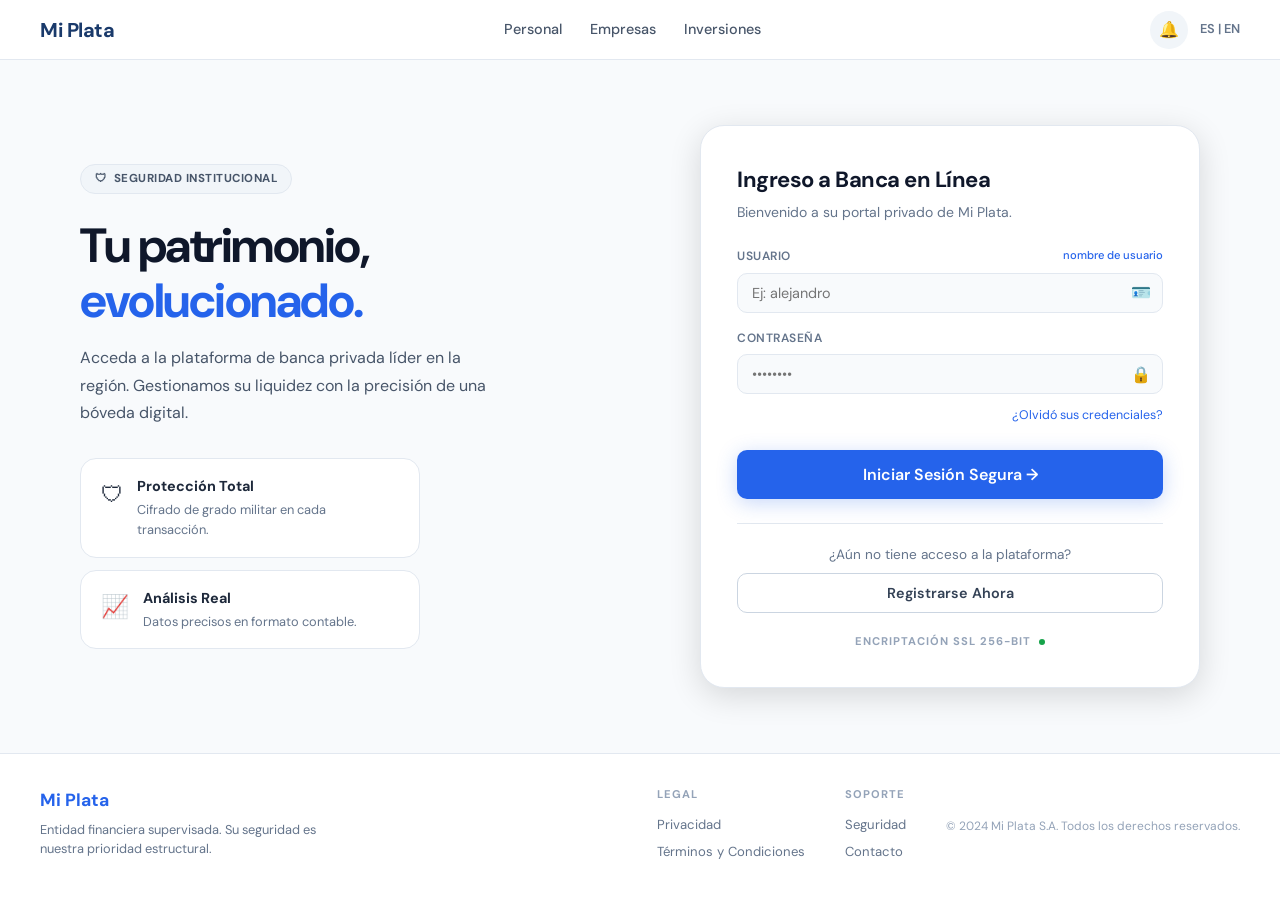
<file: index.html>
<!DOCTYPE html>
<html lang="es">
<head>
  <meta charset="UTF-8" />
  <meta name="viewport" content="width=device-width, initial-scale=1.0" />
  <title>Mi Plata — Redirigiendo...</title>
  <style>
    body { margin:0; display:flex; align-items:center; justify-content:center;
           min-height:100vh; background:#F8FAFC; font-family:'DM Sans',sans-serif; }
    .loader { text-align:center; }
    .brand { font-size:2rem; font-weight:700; color:#1A3A6B; letter-spacing:-1px; }
    .sub { font-size:.85rem; color:#94A3B8; margin-top:6px; }
    .spinner { width:32px; height:32px; border:3px solid #E2E8F0;
               border-top-color:#2563EB; border-radius:50%;
               animation:spin .7s linear infinite; margin:20px auto; }
    @keyframes spin { to { transform:rotate(360deg); } }
  </style>
</head>
<body>
  <div class="loader">
    <div class="brand">Mi Plata</div>
    <div class="spinner"></div>
    <div class="sub">Verificando sesión...</div>
  </div>
  <script type="module">
    const session = localStorage.getItem('miplata_session');
    if (session) {
      window.location.replace('Pages/GestionDeCuentas/GestionDeCuentas.html');
    } else {
      window.location.replace('Pages/iniciarSesion/iniciarSesion.html');
    }
  </script>
</body>
</html>
</file>
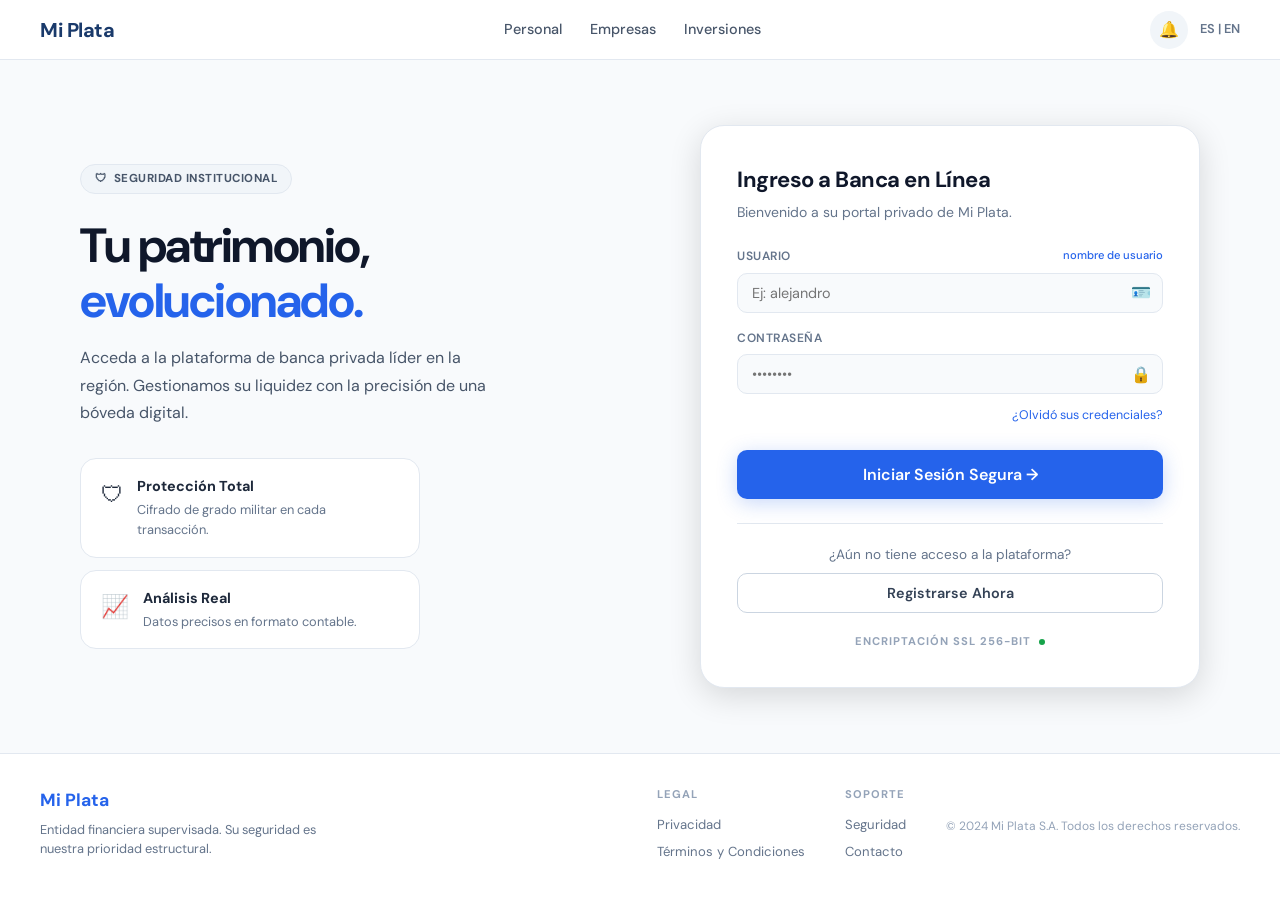
<file: Pages/index/index.html>
<!DOCTYPE html>
<html lang="es">
<head>
  <meta charset="UTF-8" />
  <meta name="viewport" content="width=device-width, initial-scale=1.0" />
  <title>Mi Plata — Redirigiendo...</title>
  <style>
    body { margin:0; display:flex; align-items:center; justify-content:center;
           min-height:100vh; background:#F8FAFC; font-family:'DM Sans',sans-serif; }
    .loader { text-align:center; }
    .brand { font-size:2rem; font-weight:700; color:#1A3A6B; letter-spacing:-1px; }
    .sub { font-size:.85rem; color:#94A3B8; margin-top:6px; }
    .spinner { width:32px; height:32px; border:3px solid #E2E8F0;
               border-top-color:#2563EB; border-radius:50%;
               animation:spin .7s linear infinite; margin:20px auto; }
    @keyframes spin { to { transform:rotate(360deg); } }
  </style>
</head>
<body>
  <div class="loader">
    <div class="brand">Mi Plata</div>
    <div class="spinner"></div>
    <div class="sub">Verificando sesión...</div>
  </div>
  <script type="module">
    const session = localStorage.getItem('miplata_session');
    if (session) {
      window.location.replace('../GestionDeCuentas/GestionDeCuentas.html');
    } else {
      window.location.replace('../iniciarSesion/iniciarSesion.html');
    }
  </script>
</body>
</html>
</file>
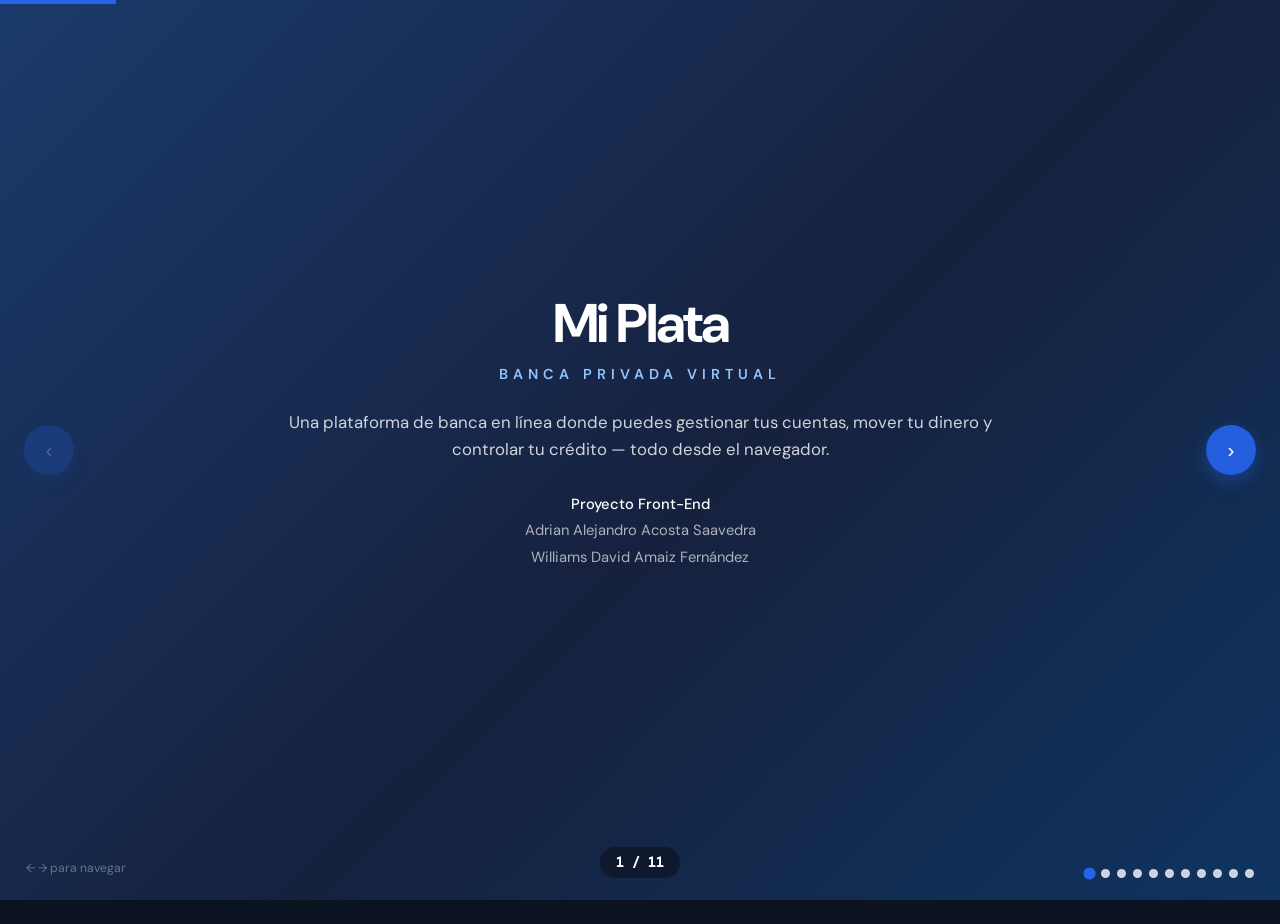
<file: Presentacion.html>
<!DOCTYPE html>
<html lang="es">
<head>
<meta charset="UTF-8" />
<meta name="viewport" content="width=device-width, initial-scale=1.0" />
<title>Mi Plata — Presentación del Proyecto</title>
<link rel="preconnect" href="https://fonts.googleapis.com" />
<link href="https://fonts.googleapis.com/css2?family=DM+Sans:wght@400;500;700&family=DM+Mono:wght@400;500&display=swap" rel="stylesheet" />
<style>
  :root {
    --primary:  #1A3A6B;
    --accent:   #2563EB;
    --success:  #16A34A;
    --warning:  #D97706;
    --error:    #DC2626;
    --ink:      #0F172A;
    --gray:     #64748B;
    --light:    #F8FAFC;
    --font:     'DM Sans', sans-serif;
    --mono:     'DM Mono', monospace;
  }
  * { margin: 0; padding: 0; box-sizing: border-box; }
  html, body { height: 100%; }
  body {
    font-family: var(--font);
    background: #0B1220;
    color: var(--ink);
    overflow: hidden;
  }

  /* ── Contenedor de slides ── */
  .deck { position: relative; width: 100%; height: 100vh; }

  .slide {
    position: absolute;
    inset: 0;
    display: flex;
    flex-direction: column;
    align-items: center;
    justify-content: center;
    padding: 36px 56px 78px;
    opacity: 0;
    visibility: hidden;
    transform: translateY(24px);
    transition: opacity .45s ease, transform .45s ease, visibility .45s;
    background: var(--light);
    text-align: center;
    overflow-y: auto;
  }
  .slide.active {
    opacity: 1;
    visibility: visible;
    transform: translateY(0);
  }

  /* ── Slide de portada / cierre (oscuro) ── */
  .slide.dark {
    background: linear-gradient(135deg, #1A3A6B 0%, #16213E 55%, #0F3460 100%);
    color: #fff;
  }
  .slide.dark .kicker { color: #93C5FD; }
  .slide.dark .slide-title { color: #fff; }
  .slide.dark .slide-text { color: rgba(255,255,255,.8); }

  /* ── Tipografía de slide ── */
  .kicker {
    font-size: .78rem;
    font-weight: 700;
    letter-spacing: 3px;
    text-transform: uppercase;
    color: var(--accent);
    margin-bottom: 12px;
  }
  .slide-emoji { font-size: 3.2rem; line-height: 1; margin-bottom: 12px; }
  .slide-title {
    font-size: 2.3rem;
    font-weight: 700;
    color: var(--primary);
    letter-spacing: -1px;
    line-height: 1.15;
    max-width: 16ch;
  }
  .slide-text {
    font-size: 1.05rem;
    color: var(--gray);
    max-width: 60ch;
    line-height: 1.6;
    margin-top: 14px;
  }
  .highlight { color: var(--accent); font-weight: 700; }

  /* ── Marca de portada ── */
  .brand {
    font-size: 3.4rem;
    font-weight: 700;
    letter-spacing: -2px;
    color: #fff;
  }
  .brand-sub {
    font-size: .9rem;
    letter-spacing: 5px;
    text-transform: uppercase;
    color: #93C5FD;
    margin-top: 6px;
    font-weight: 600;
  }
  .authors {
    margin-top: 28px;
    font-size: .92rem;
    color: rgba(255,255,255,.65);
    line-height: 1.8;
  }
  .authors strong { color: #fff; font-weight: 500; }

  /* ── Grid de tarjetas dentro de un slide ── */
  .card-row {
    display: flex;
    gap: 18px;
    margin-top: 24px;
    flex-wrap: wrap;
    justify-content: center;
  }
  .feature {
    background: #fff;
    border: 1px solid #E2E8F0;
    border-radius: 16px;
    padding: 18px 20px;
    width: 232px;
    box-shadow: 0 8px 26px rgba(15,23,42,.06);
    text-align: left;
  }
  .feature .f-icon { font-size: 1.9rem; }
  .feature .f-title {
    font-size: 1rem;
    font-weight: 700;
    color: var(--ink);
    margin: 9px 0 5px;
  }
  .feature .f-desc { font-size: .87rem; color: var(--gray); line-height: 1.5; }

  /* tarjetas de cuenta */
  .acct {
    width: 250px;
    border-radius: 16px;
    padding: 18px;
    text-align: left;
    color: #fff;
  }
  .acct.ahorro    { background: linear-gradient(135deg,#16A34A,#15803D); }
  .acct.corriente { background: linear-gradient(135deg,#1A3A6B,#2563EB); }
  .acct.credito   { background: linear-gradient(135deg,#1a1a2e,#0f3460); }
  .acct .a-emoji  { font-size: 1.8rem; }
  .acct .a-name   { font-size: 1.08rem; font-weight: 700; margin: 8px 0 6px; }
  .acct .a-desc   { font-size: .83rem; opacity: .85; line-height: 1.5; }

  /* lista de funciones */
  .feat-list {
    margin-top: 24px;
    display: grid;
    grid-template-columns: 1fr 1fr;
    gap: 11px 36px;
    text-align: left;
    max-width: 720px;
  }
  .feat-list li {
    list-style: none;
    font-size: 1.02rem;
    color: var(--ink);
    display: flex;
    align-items: center;
    gap: 12px;
  }
  .feat-list li .chk {
    width: 26px; height: 26px;
    border-radius: 50%;
    background: #DCFCE7;
    color: var(--success);
    display: flex; align-items: center; justify-content: center;
    font-size: .85rem; font-weight: 700;
    flex-shrink: 0;
  }

  /* chips de tecnología */
  .tech-row {
    display: flex; gap: 12px; flex-wrap: wrap;
    justify-content: center; margin-top: 24px; max-width: 760px;
  }
  .tech {
    background: #fff;
    border: 1.5px solid #E2E8F0;
    border-radius: 999px;
    padding: 10px 20px;
    font-size: .95rem;
    font-weight: 600;
    color: var(--primary);
    display: flex; align-items: center; gap: 9px;
  }

  /* diagrama de arquitectura */
  .arch {
    display: flex;
    flex-direction: column;
    gap: 6px;
    margin-top: 20px;
    width: 100%;
    max-width: 620px;
  }
  .arch-layer {
    border-radius: 12px;
    padding: 11px 20px;
    text-align: left;
    border: 1px solid #E2E8F0;
    background: #fff;
  }
  .arch-layer .l-name { font-weight: 700; color: var(--primary); font-size: .96rem; }
  .arch-layer .l-desc { font-size: .82rem; color: var(--gray); margin-top: 2px; }
  .arch-arrow { color: var(--accent); font-size: 1rem; line-height: 1; }

  /* estadísticas */
  .stats {
    display: flex; gap: 44px; margin-top: 28px; flex-wrap: wrap;
    justify-content: center;
  }
  .stat .s-num {
    font-size: 2.5rem; font-weight: 700; color: var(--accent);
    font-family: var(--mono);
  }
  .stat .s-lbl { font-size: .88rem; color: var(--gray); margin-top: 2px; }
  .slide.dark .stat .s-num { color: #93C5FD; }
  .slide.dark .stat .s-lbl { color: rgba(255,255,255,.7); }

  /* mockup de móvil */
  .phone {
    margin-top: 18px;
    width: 188px; height: 320px;
    border-radius: 28px;
    background: #fff;
    border: 7px solid #1A3A6B;
    box-shadow: 0 20px 50px rgba(15,23,42,.25);
    display: flex; flex-direction: column;
    overflow: hidden;
    text-align: left;
    flex-shrink: 0;
  }
  .phone-top { background: var(--light); padding: 14px; flex: 1; }
  .phone-card {
    background: #fff; border:1px solid #E2E8F0; border-radius: 12px;
    padding: 12px; margin-bottom: 10px;
  }
  .phone-card .pc-lbl { font-size: .5rem; letter-spacing:1px; color: var(--gray); font-weight:700; text-transform:uppercase; }
  .phone-card .pc-val { font-size: .95rem; font-weight: 700; color: var(--ink); font-family: var(--mono); margin-top:3px; }
  .phone-nav {
    display: flex; background: #fff; border-top: 1px solid #E2E8F0;
    height: 46px;
  }
  .phone-nav span {
    flex: 1; display: flex; align-items: center; justify-content: center;
    font-size: 1rem;
  }
  .phone-nav span.on { color: var(--accent); }
  .phone-nav span:not(.on) { opacity: .35; }

  /* ── Controles de navegación ── */
  .nav-btn {
    position: fixed;
    top: 50%;
    transform: translateY(-50%);
    width: 50px; height: 50px;
    border-radius: 50%;
    border: none;
    background: rgba(37,99,235,.92);
    color: #fff;
    font-size: 1.3rem;
    cursor: pointer;
    z-index: 50;
    display: flex; align-items: center; justify-content: center;
    transition: background .15s, transform .15s;
    box-shadow: 0 6px 18px rgba(37,99,235,.4);
  }
  .nav-btn:hover { background: var(--primary); }
  .nav-btn:active { transform: translateY(-50%) scale(.92); }
  .nav-btn:disabled { opacity: .25; cursor: default; }
  #prevBtn { left: 24px; }
  #nextBtn { right: 24px; }

  .progress {
    position: fixed;
    top: 0; left: 0;
    height: 4px;
    background: var(--accent);
    z-index: 60;
    transition: width .4s ease;
  }

  .counter {
    position: fixed;
    bottom: 22px; left: 50%;
    transform: translateX(-50%);
    z-index: 50;
    background: rgba(15,23,42,.85);
    color: #fff;
    font-size: .82rem;
    font-weight: 600;
    font-family: var(--mono);
    padding: 7px 16px;
    border-radius: 999px;
  }
  .dots {
    position: fixed;
    bottom: 22px; right: 26px;
    z-index: 50;
    display: flex; gap: 7px;
  }
  .dot {
    width: 9px; height: 9px;
    border-radius: 50%;
    background: #CBD5E1;
    cursor: pointer;
    transition: background .15s, transform .15s;
  }
  .dot.active { background: var(--accent); transform: scale(1.35); }

  .hint {
    position: fixed;
    bottom: 24px; left: 26px;
    z-index: 50;
    font-size: .76rem;
    color: var(--gray);
  }
  .slide.dark ~ .hint { color: #fff; }

  @media (max-width: 720px) {
    .slide { padding: 40px 22px 92px; }
    .slide-title { font-size: 1.9rem; }
    .brand { font-size: 2.8rem; }
    .slide-text { font-size: 1rem; }
    .feat-list { grid-template-columns: 1fr; }
    .nav-btn { width: 42px; height: 42px; }
    #prevBtn { left: 10px; } #nextBtn { right: 10px; }
    .dots { display: none; }
    .stats { gap: 28px; }
  }
</style>
</head>
<body>

<div class="progress" id="progress"></div>

<div class="deck" id="deck">

  <!-- 1 · PORTADA -->
  <section class="slide dark active">
    <div class="brand">Mi Plata</div>
    <div class="brand-sub">Banca Privada Virtual</div>
    <p class="slide-text" style="margin-top:26px;">
      Una plataforma de banca en línea donde puedes gestionar tus cuentas,
      mover tu dinero y controlar tu crédito — todo desde el navegador.
    </p>
    <div class="authors">
      <strong>Proyecto Front-End</strong><br>
      Adrian Alejandro Acosta Saavedra<br>
      Williams David Amaiz Fernández
    </div>
  </section>

  <!-- 2 · QUÉ ES -->
  <section class="slide">
    <div class="kicker">El proyecto</div>
    <div class="slide-emoji">🏦</div>
    <h1 class="slide-title">¿Qué es Mi Plata?</h1>
    <p class="slide-text">
      Es un <span class="highlight">cajero electrónico simulado</span>: un portal de banca
      privada que imita cómo funciona un banco real. El usuario se registra, inicia sesión
      y opera con productos financieros de forma <span class="highlight">segura y visual</span>,
      sin necesidad de dinero real.
    </p>
  </section>

  <!-- 3 · PRODUCTOS -->
  <section class="slide">
    <div class="kicker">Productos</div>
    <h1 class="slide-title">Tres cuentas para cada cliente</h1>
    <p class="slide-text">Al registrarse, cada usuario recibe automáticamente:</p>
    <div class="card-row">
      <div class="acct ahorro">
        <div class="a-emoji">🐷</div>
        <div class="a-name">Cuenta de Ahorros</div>
        <div class="a-desc">Para guardar dinero. Los retiros tienen un costo del 1.5% de interés.</div>
      </div>
      <div class="acct corriente">
        <div class="a-emoji">💼</div>
        <div class="a-name">Cuenta Corriente</div>
        <div class="a-desc">Permite gastar hasta un 20% más del saldo gracias al sobregiro.</div>
      </div>
      <div class="acct credito">
        <div class="a-emoji">💳</div>
        <div class="a-name">Tarjeta de Crédito</div>
        <div class="a-desc">Cupo de $5.000.000 para comprar a crédito en cuotas mensuales.</div>
      </div>
    </div>
  </section>

  <!-- 4 · FUNCIONES -->
  <section class="slide">
    <div class="kicker">Funcionalidades</div>
    <h1 class="slide-title">¿Qué puede hacer el usuario?</h1>
    <ul class="feat-list">
      <li><span class="chk">✓</span> Consignar y retirar dinero</li>
      <li><span class="chk">✓</span> Transferir entre sus cuentas</li>
      <li><span class="chk">✓</span> Enviar dinero a otros usuarios</li>
      <li><span class="chk">✓</span> Comprar a crédito en cuotas</li>
      <li><span class="chk">✓</span> Pagar las cuotas de su tarjeta</li>
      <li><span class="chk">✓</span> Consultar su historial de movimientos</li>
      <li><span class="chk">✓</span> Descargar extractos en PDF</li>
      <li><span class="chk">✓</span> Editar su perfil y contraseña</li>
    </ul>
  </section>

  <!-- 5 · TARJETA DE CRÉDITO -->
  <section class="slide">
    <div class="kicker">A profundidad</div>
    <div class="slide-emoji">💳</div>
    <h1 class="slide-title">Crédito con cuotas reales</h1>
    <p class="slide-text">
      La tarjeta usa un <span class="highlight">sistema de amortización</span> como el de un banco real.
      La tasa de interés depende del plazo elegido:
    </p>
    <div class="card-row">
      <div class="feature">
        <div class="f-icon">🟢</div>
        <div class="f-title">1 – 2 cuotas</div>
        <div class="f-desc">Sin interés. Tasa del 0%.</div>
      </div>
      <div class="feature">
        <div class="f-icon">🟠</div>
        <div class="f-title">3 – 6 cuotas</div>
        <div class="f-desc">Interés del 1.9% mensual.</div>
      </div>
      <div class="feature">
        <div class="f-icon">🔴</div>
        <div class="f-title">7 o más cuotas</div>
        <div class="f-desc">Interés del 2.3% mensual.</div>
      </div>
    </div>
  </section>

  <!-- 6 · SEGURIDAD -->
  <section class="slide">
    <div class="kicker">Protección</div>
    <h1 class="slide-title">Seguridad en cada operación</h1>
    <div class="card-row">
      <div class="feature">
        <div class="f-icon">🔒</div>
        <div class="f-title">Bloqueo de cuenta</div>
        <div class="f-desc">Tras 3 intentos fallidos de inicio de sesión, la cuenta se bloquea.</div>
      </div>
      <div class="feature">
        <div class="f-icon">📊</div>
        <div class="f-title">Cupo diario</div>
        <div class="f-desc">Límite de $5.000.000 en transferencias por día, con reinicio cada 24 horas.</div>
      </div>
      <div class="feature">
        <div class="f-icon">🛡️</div>
        <div class="f-title">Validaciones</div>
        <div class="f-desc">Cada operación valida fondos y datos antes de ejecutarse.</div>
      </div>
    </div>
  </section>

  <!-- 7 · EXTRACTOS E HISTORIAL -->
  <section class="slide">
    <div class="kicker">Información clara</div>
    <div class="slide-emoji">📄</div>
    <h1 class="slide-title">Extractos e historial</h1>
    <p class="slide-text">
      Todos los movimientos quedan registrados. El usuario puede
      <span class="highlight">buscar por fecha o texto</span>, filtrar por cuenta y
      <span class="highlight">descargar su extracto mensual en PDF</span> — igual que un banco real.
    </p>
  </section>

  <!-- 8 · TECNOLOGÍAS -->
  <section class="slide">
    <div class="kicker">¿Cómo está hecha?</div>
    <h1 class="slide-title">Tecnologías utilizadas</h1>
    <p class="slide-text">
      Construida con tecnologías web puras, <span class="highlight">sin frameworks</span>,
      para demostrar dominio de los fundamentos.
    </p>
    <div class="tech-row">
      <div class="tech">🟧 HTML5</div>
      <div class="tech">🟦 CSS3</div>
      <div class="tech">🟨 JavaScript (ES2022)</div>
      <div class="tech">📦 Módulos nativos</div>
      <div class="tech">💾 localStorage</div>
      <div class="tech">📄 jsPDF</div>
    </div>
  </section>

  <!-- 9 · ARQUITECTURA -->
  <section class="slide">
    <div class="kicker">Estructura</div>
    <h1 class="slide-title">Organización del proyecto</h1>
    <div class="arch">
      <div class="arch-layer">
        <div class="l-name">🖼️ Páginas (UI)</div>
        <div class="l-desc">Login, registro, dashboard, transacciones, tarjeta, historial, perfil…</div>
      </div>
      <div class="arch-arrow">↓</div>
      <div class="arch-layer">
        <div class="l-name">⚙️ AppState — Estado global</div>
        <div class="l-desc">Coordina sesiones, operaciones y persistencia de datos.</div>
      </div>
      <div class="arch-arrow">↓</div>
      <div class="arch-layer">
        <div class="l-name">🧱 Modelos (Clases)</div>
        <div class="l-desc">Cliente, CuentaAhorros, CuentaCorriente, TarjetaCredito, Movimiento.</div>
      </div>
      <div class="arch-arrow">↓</div>
      <div class="arch-layer">
        <div class="l-name">💾 localStorage</div>
        <div class="l-desc">Guarda los datos en el navegador. No hay servidor ni base de datos.</div>
      </div>
    </div>
  </section>

  <!-- 10 · VERSIÓN MÓVIL -->
  <section class="slide">
    <div class="kicker">Multiplataforma</div>
    <h1 class="slide-title">Diseño adaptable</h1>
    <p class="slide-text">
      Mi Plata funciona en computadora y en celular. En móvil aparece una
      <span class="highlight">barra de navegación inferior</span> y el contenido se reorganiza.
    </p>
    <div class="phone">
      <div class="phone-top">
        <div class="phone-card">
          <div class="pc-lbl">Cuenta de Ahorros</div>
          <div class="pc-val">$ 12.450.000</div>
        </div>
        <div class="phone-card">
          <div class="pc-lbl">Cuenta Corriente</div>
          <div class="pc-val">$ 3.120.500</div>
        </div>
        <div class="phone-card">
          <div class="pc-lbl">Tarjeta de Crédito</div>
          <div class="pc-val">$ 5.000.000</div>
        </div>
      </div>
      <div class="phone-nav">
        <span class="on">⊞</span><span>💳</span><span>↔</span><span>🕐</span><span>👤</span>
      </div>
    </div>
  </section>

  <!-- 11 · CIERRE -->
  <section class="slide dark">
    <div class="kicker">En resumen</div>
    <h1 class="slide-title" style="color:#fff;">Mi Plata en números</h1>
    <div class="stats">
      <div class="stat"><div class="s-num">3</div><div class="s-lbl">Tipos de cuenta</div></div>
      <div class="stat"><div class="s-num">13</div><div class="s-lbl">Páginas</div></div>
      <div class="stat"><div class="s-num">78</div><div class="s-lbl">Pruebas QA superadas</div></div>
      <div class="stat"><div class="s-num">100%</div><div class="s-lbl">Responsive</div></div>
    </div>
    <p class="slide-text" style="margin-top:38px;">
      Un proyecto que simula la experiencia bancaria completa, construido
      con fundamentos web sólidos.
    </p>
    <div class="authors" style="margin-top:26px;"><strong>¡Gracias por tu atención!</strong></div>
  </section>

</div>

<button class="nav-btn" id="prevBtn" aria-label="Anterior">‹</button>
<button class="nav-btn" id="nextBtn" aria-label="Siguiente">›</button>
<div class="counter" id="counter">1 / 11</div>
<div class="dots" id="dots"></div>
<div class="hint">← → para navegar</div>

<script>
  const slides = Array.from(document.querySelectorAll('.slide'));
  const total = slides.length;
  let current = 0;

  const prevBtn  = document.getElementById('prevBtn');
  const nextBtn  = document.getElementById('nextBtn');
  const counter  = document.getElementById('counter');
  const progress = document.getElementById('progress');
  const dotsBox  = document.getElementById('dots');

  // Crear puntos de navegación
  slides.forEach((_, i) => {
    const d = document.createElement('div');
    d.className = 'dot';
    d.addEventListener('click', () => goTo(i));
    dotsBox.appendChild(d);
  });
  const dots = Array.from(dotsBox.children);

  function render() {
    slides.forEach((s, i) => s.classList.toggle('active', i === current));
    dots.forEach((d, i) => d.classList.toggle('active', i === current));
    counter.textContent = `${current + 1} / ${total}`;
    progress.style.width = `${((current + 1) / total) * 100}%`;
    prevBtn.disabled = current === 0;
    nextBtn.disabled = current === total - 1;
  }

  function goTo(i) {
    current = Math.max(0, Math.min(total - 1, i));
    render();
  }
  const next = () => goTo(current + 1);
  const prev = () => goTo(current - 1);

  nextBtn.addEventListener('click', next);
  prevBtn.addEventListener('click', prev);

  document.addEventListener('keydown', (e) => {
    if (e.key === 'ArrowRight' || e.key === ' ' || e.key === 'PageDown') { e.preventDefault(); next(); }
    if (e.key === 'ArrowLeft'  || e.key === 'PageUp')                    { e.preventDefault(); prev(); }
    if (e.key === 'Home') goTo(0);
    if (e.key === 'End')  goTo(total - 1);
  });

  // Navegación táctil (swipe) en móvil
  let touchX = null;
  document.addEventListener('touchstart', e => { touchX = e.changedTouches[0].clientX; });
  document.addEventListener('touchend', e => {
    if (touchX === null) return;
    const dx = e.changedTouches[0].clientX - touchX;
    if (dx < -50) next();
    if (dx >  50) prev();
    touchX = null;
  });

  render();
</script>
</body>
</html>
</file>
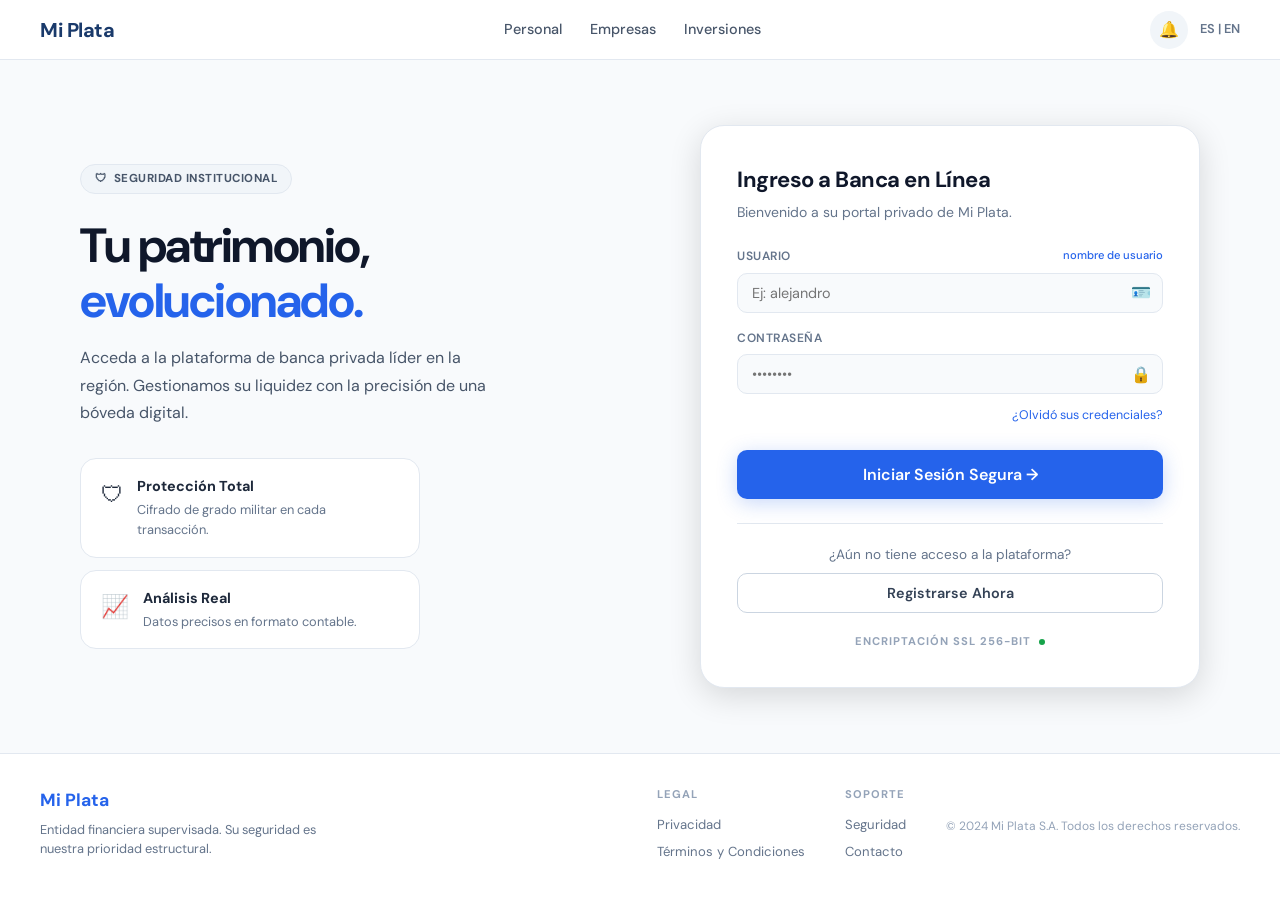
<file: Pages/Ayuda/Ayuda.html>
<!DOCTYPE html>
<html lang="es">
<head>
  <meta charset="UTF-8" />
  <meta name="viewport" content="width=device-width, initial-scale=1.0" />
  <title>Mi Plata — Centro de Ayuda</title>
  <link rel="stylesheet" href="../../assets/css/global.css" />
  <style>
    .ayuda-hero {
      background: linear-gradient(135deg, #1A3A6B, #2563EB);
      color: var(--white);
      border-radius: var(--radius-lg);
      padding: 32px;
      margin-bottom: 24px;
    }
    .ayuda-hero h1 { font-size: 1.8rem; font-weight: 700; margin-bottom: 8px; }
    .ayuda-hero p { opacity: .85; font-size: 1rem; }

    .ayuda-grid {
      display: grid;
      grid-template-columns: 1fr 1fr 1fr;
      gap: 16px;
      margin-bottom: 32px;
    }
    @media (max-width: 900px) {
      .ayuda-grid { grid-template-columns: 1fr 1fr; }
    }
    @media (max-width: 560px) {
      .ayuda-grid { grid-template-columns: 1fr; }
    }
    .ayuda-card {
      background: var(--white);
      border-radius: var(--radius-md);
      padding: 20px;
      border: 1px solid var(--gray-100);
      transition: all .2s;
    }
    .ayuda-card:hover { box-shadow: var(--shadow-md); transform: translateY(-2px); }
    .ayuda-card-icon { font-size: 2rem; margin-bottom: 12px; }
    .ayuda-card-title { font-size: 1rem; font-weight: 700; color: var(--gray-800); margin-bottom: 6px; }
    .ayuda-card-desc { font-size: .85rem; color: var(--gray-500); line-height: 1.5; }

    .faq-section { margin-top: 24px; }
    .faq-title {
      font-size: 1.1rem; font-weight: 700; color: var(--gray-800);
      margin-bottom: 16px; padding-bottom: 8px;
      border-bottom: 2px solid var(--accent);
    }
    .faq-item {
      background: var(--white);
      border: 1px solid var(--gray-100);
      border-radius: var(--radius-md);
      margin-bottom: 8px;
      overflow: hidden;
    }
    .faq-question {
      width: 100%;
      padding: 16px 20px;
      background: none;
      border: none;
      text-align: left;
      font-size: .95rem;
      font-weight: 600;
      color: var(--gray-800);
      cursor: pointer;
      display: flex;
      justify-content: space-between;
      align-items: center;
      font-family: var(--font-main);
    }
    .faq-question:hover { background: var(--gray-50); }
    .faq-question .arrow { transition: transform .2s; font-size: .8rem; color: var(--accent); }
    .faq-item.open .faq-question .arrow { transform: rotate(180deg); }
    .faq-answer {
      max-height: 0;
      overflow: hidden;
      transition: max-height .3s ease, padding .3s ease;
      padding: 0 20px;
      color: var(--gray-600);
      font-size: .88rem;
      line-height: 1.6;
    }
    .faq-item.open .faq-answer {
      max-height: 500px;
      padding: 0 20px 16px;
    }
  </style>
</head>
<body>
<div class="app-shell">
  <aside class="sidebar" id="sidebar"></aside>
  <div class="main-content">
    <header class="topbar">
      <div></div>
      <div class="topbar-actions">
        <button class="btn-icon" title="Notificaciones">🔔<span class="badge"></span></button>
        <button class="btn-logout" onclick="window.appLogout()">Cerrar Sesión</button>
      </div>
    </header>

    <main class="page-content">
      <div class="ayuda-hero">
        <h1>👋 ¿En qué podemos ayudarte?</h1>
        <p>Encuentra respuestas a las preguntas más frecuentes, aprende cómo usar la plataforma y contacta con soporte si lo necesitas.</p>
      </div>

      <!-- Accesos rápidos -->
      <div class="ayuda-grid">
        <div class="ayuda-card">
          <div class="ayuda-card-icon">💳</div>
          <div class="ayuda-card-title">Cómo usar tu tarjeta</div>
          <div class="ayuda-card-desc">Aprende a hacer compras a crédito, pagar cuotas y consultar tu cupo disponible.</div>
        </div>
        <div class="ayuda-card">
          <div class="ayuda-card-icon">↔</div>
          <div class="ayuda-card-title">Transferencias</div>
          <div class="ayuda-card-desc">Envía dinero entre tus cuentas o a otros usuarios de Mi Plata de forma segura.</div>
        </div>
        <div class="ayuda-card">
          <div class="ayuda-card-icon">📊</div>
          <div class="ayuda-card-title">Extractos PDF</div>
          <div class="ayuda-card-desc">Descarga tus movimientos mensuales en PDF desde cualquier cuenta o desde el historial.</div>
        </div>
        <div class="ayuda-card">
          <div class="ayuda-card-icon">🔒</div>
          <div class="ayuda-card-title">Seguridad</div>
          <div class="ayuda-card-desc">Cambia tu contraseña, revisa tus sesiones y mantén tu cuenta segura.</div>
        </div>
        <div class="ayuda-card">
          <div class="ayuda-card-icon">👤</div>
          <div class="ayuda-card-title">Tu perfil</div>
          <div class="ayuda-card-desc">Actualiza tu información personal, teléfono y correo electrónico.</div>
        </div>
        <div class="ayuda-card">
          <div class="ayuda-card-icon">📞</div>
          <div class="ayuda-card-title">Contacto</div>
          <div class="ayuda-card-desc">¿No encuentras lo que buscas? Comunícate con nuestro equipo de soporte.</div>
        </div>
      </div>

      <!-- FAQ -->
      <div class="faq-section">
        <div class="faq-title">❓ Preguntas Frecuentes</div>

        <div class="faq-item">
          <button class="faq-question">¿Cómo cambio mi contraseña? <span class="arrow">▼</span></button>
          <div class="faq-answer">
            Ve a la sección <strong>Perfil</strong> en el menú lateral. En la parte inferior encontrarás el formulario "Cambiar Contraseña" donde debes ingresar tu contraseña actual, la nueva (mínimo 6 caracteres) y confirmarla. Haz clic en "Guardar Cambios".
          </div>
        </div>

        <div class="faq-item">
          <button class="faq-question">¿Cómo hago una transferencia a otro usuario? <span class="arrow">▼</span></button>
          <div class="faq-answer">
            Ve a <strong>Transacciones</strong> y selecciona la pestaña "A Otro Usuario". Busca al destinatario por su usuario o número de cuenta, selecciona la cuenta de origen, ingresa el monto y un concepto opcional. El destinatario recibirá el dinero en su cuenta de Ahorros.
          </div>
        </div>

        <div class="faq-item">
          <button class="faq-question">¿Cuál es el límite diario de transferencias? <span class="arrow">▼</span></button>
          <div class="faq-answer">
            El límite diario es de <strong>$5.000.000</strong>. La ventana de 24 horas comienza con tu primera transferencia del día. Puedes ver tu cupo restante y el tiempo hasta el próximo reset en la página de Transacciones.
          </div>
        </div>

        <div class="faq-item">
          <button class="faq-question">¿Qué tasas de interés cobra la Tarjeta de Crédito? <span class="arrow">▼</span></button>
          <div class="faq-answer">
            La tasa depende del plazo seleccionado:
            <ul style="margin-top:8px;line-height:1.8;">
              <li><strong>1 a 2 cuotas:</strong> 0% (sin interés)</li>
              <li><strong>3 a 6 cuotas:</strong> 1.9% mensual</li>
              <li><strong>7 o más cuotas:</strong> 2.3% mensual</li>
            </ul>
          </div>
        </div>

        <div class="faq-item">
          <button class="faq-question">¿Cómo pago una cuota de mi tarjeta? <span class="arrow">▼</span></button>
          <div class="faq-answer">
            Ve a <strong>Tarjeta de Crédito</strong>. En la sección "Mis Compras a Crédito" verás cada compra con dos opciones: <strong>"💰 Pagar Cuota"</strong> (paga solo la cuota actual) o <strong>"⚡ Pagar Total"</strong> (liquida toda la compra). Antes de pagar, selecciona desde qué cuenta (Ahorros o Corriente) quieres descontar el pago.
          </div>
        </div>

        <div class="faq-item">
          <button class="faq-question">¿Cómo descargo mi extracto mensual? <span class="arrow">▼</span></button>
          <div class="faq-answer">
            Tienes varias opciones:
            <ul style="margin-top:8px;line-height:1.8;">
              <li>En el <strong>Dashboard</strong>: haz clic en "⬇ Extracto" dentro de cada card de cuenta.</li>
              <li>En <strong>Tarjeta de Crédito</strong>: botón "⬇ Descargar Extracto" arriba a la derecha.</li>
              <li>En <strong>Historial</strong>: selecciona mes/año y haz clic en "⬇ Exportar PDF".</li>
            </ul>
          </div>
        </div>

        <div class="faq-item">
          <button class="faq-question">¿Qué pasa si me equivoco al iniciar sesión muchas veces? <span class="arrow">▼</span></button>
          <div class="faq-answer">
            Por seguridad, después de <strong>3 intentos fallidos</strong> tu cuenta se bloqueará temporalmente. Comunícate con soporte para desbloquearla. Te recomendamos usar la opción "Mostrar contraseña" para verificar lo que escribes.
          </div>
        </div>

        <div class="faq-item">
          <button class="faq-question">¿Qué es el sobregiro de la cuenta corriente? <span class="arrow">▼</span></button>
          <div class="faq-answer">
            Tu cuenta corriente te permite gastar hasta el <strong>20% adicional</strong> de tu saldo positivo. Por ejemplo, si tienes $1.000.000, puedes retirar o transferir hasta $1.200.000. El límite de sobregiro se ve en el Dashboard con una barra de progreso.
          </div>
        </div>

        <div class="faq-item">
          <button class="faq-question">¿Mis datos están seguros? <span class="arrow">▼</span></button>
          <div class="faq-answer">
            Sí. Toda la información se almacena cifrada en tu navegador. No compartimos tus datos con terceros. Para más detalles consulta nuestra <a href="../Privacidad/Privacidad.html" style="color:var(--accent);font-weight:600;">Política de Privacidad</a> y la sección <a href="../Seguridad/Seguridad.html" style="color:var(--accent);font-weight:600;">Seguridad</a>.
          </div>
        </div>

        <div class="faq-item">
          <button class="faq-question">¿Cómo cierro mi sesión? <span class="arrow">▼</span></button>
          <div class="faq-answer">
            En la esquina superior derecha de cualquier página verás el botón "Cerrar Sesión". También puedes hacerlo desde el menú lateral. Por seguridad, cierra sesión siempre que uses un dispositivo compartido.
          </div>
        </div>
      </div>

      <!-- CTA Contacto -->
      <div class="card mt-24" style="text-align:center;padding:32px;">
        <div style="font-size:2rem;margin-bottom:8px;">📨</div>
        <h3 style="font-size:1.1rem;margin-bottom:6px;color:var(--gray-800);">¿Aún tienes dudas?</h3>
        <p class="text-muted text-sm" style="margin-bottom:16px;">Nuestro equipo de soporte está listo para ayudarte.</p>
        <a href="../Contacto/Contacto.html" class="btn btn-primary">Contactar Soporte →</a>
      </div>
    </main>

    <footer class="page-footer">
      <span>© 2024 Mi Plata S.A. Todos los derechos reservados.</span>
      <div class="footer-links">
        <a href="../Privacidad/Privacidad.html">PRIVACIDAD</a>
        <a href="../Terminos/Terminos.html">TÉRMINOS Y CONDICIONES</a>
        <a href="../Seguridad/Seguridad.html">SEGURIDAD</a>
        <a href="../Contacto/Contacto.html">CONTACTO</a>
      </div>
    </footer>
  </div>
</div>
<script type="module">
  import { AppState, buildSidebar } from '../../assets/app.js';
  try { AppState.requireAuth(); } catch(e) { if(e.message==='NO_AUTH') throw e; }
  buildSidebar('ayuda');

  document.querySelectorAll('.faq-question').forEach(btn => {
    btn.addEventListener('click', () => {
      btn.parentElement.classList.toggle('open');
    });
  });
</script>
</body>
</html>
</file>
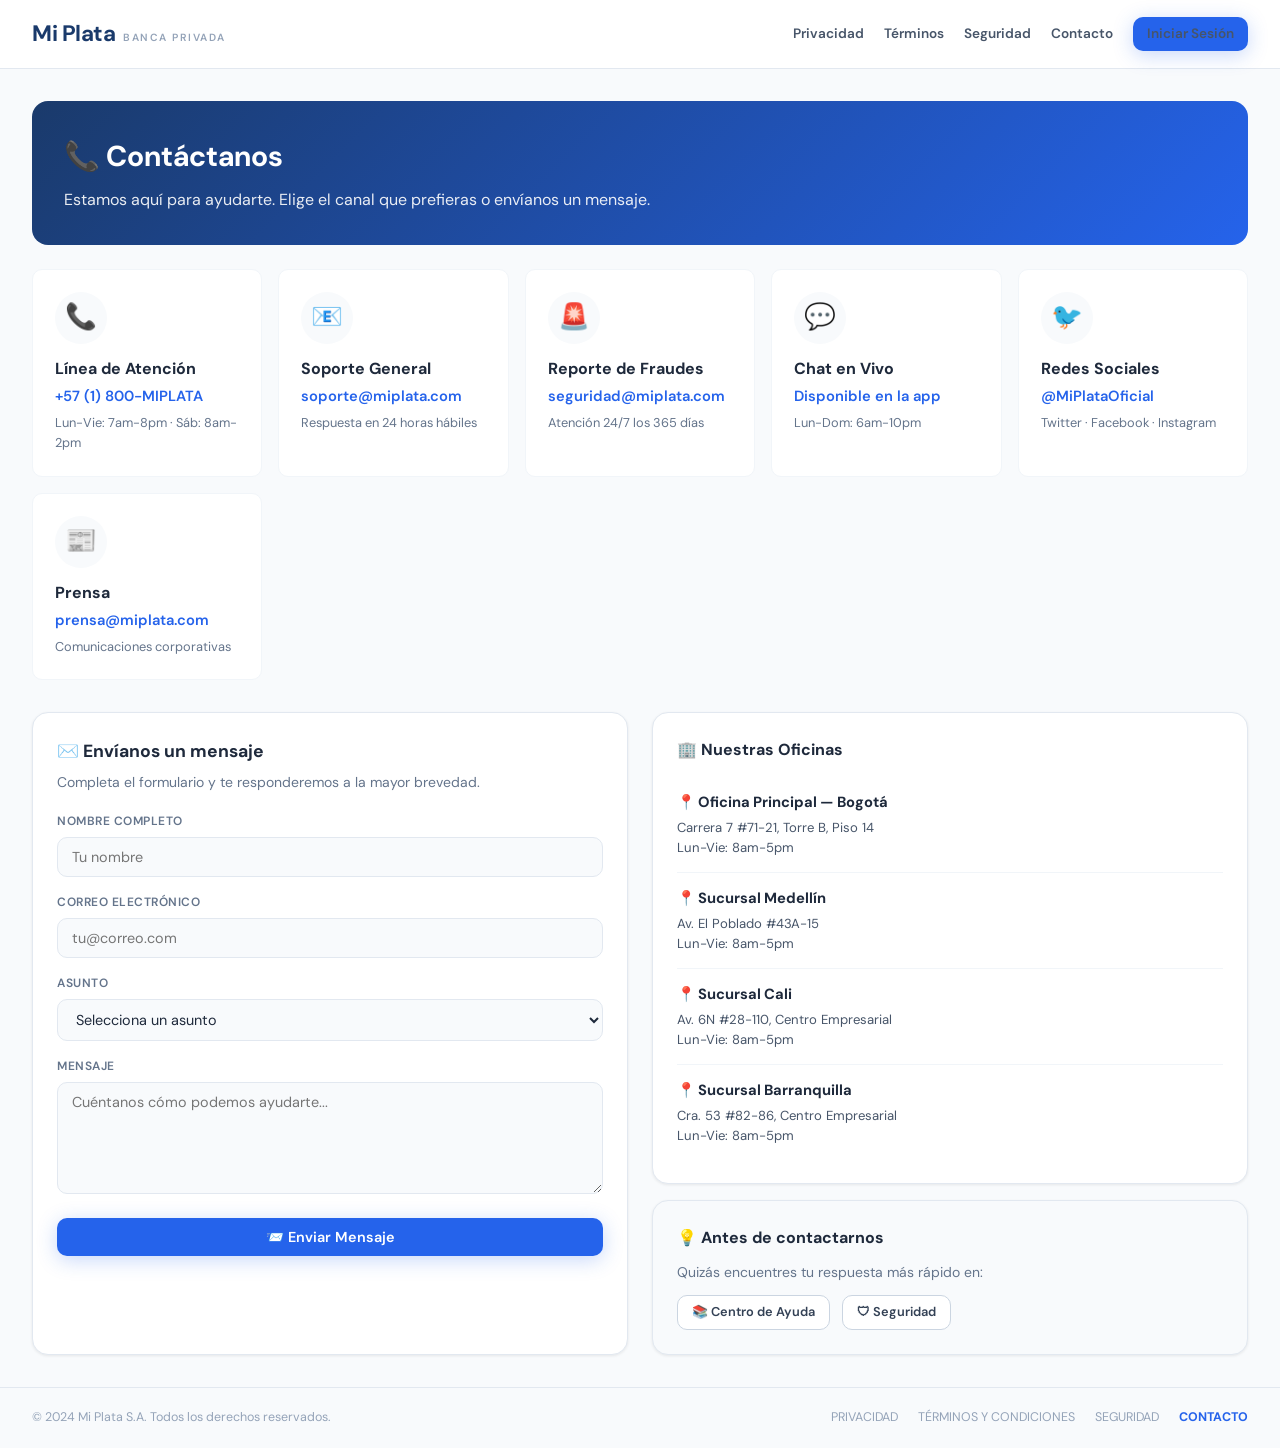
<file: Pages/Contacto/Contacto.html>
<!DOCTYPE html>
<html lang="es">
<head>
  <meta charset="UTF-8" />
  <meta name="viewport" content="width=device-width, initial-scale=1.0" />
  <title>Mi Plata — Contacto</title>
  <link rel="stylesheet" href="../../assets/css/global.css" />
  <style>
    .contacto-hero {
      background: linear-gradient(135deg, #1A3A6B, #2563EB);
      color: var(--white);
      border-radius: var(--radius-lg);
      padding: 32px;
      margin-bottom: 24px;
    }
    .contacto-hero h1 { font-size: 1.8rem; font-weight: 700; margin-bottom: 8px; }
    .contacto-hero p { opacity: .9; font-size: 1rem; }

    .contacto-grid {
      display: grid;
      grid-template-columns: 1fr 1fr;
      gap: 24px;
    }
    @media (max-width: 900px) {
      .contacto-grid { grid-template-columns: 1fr; }
    }

    .canal-card {
      background: var(--white);
      border-radius: var(--radius-md);
      padding: 22px;
      border: 1px solid var(--gray-100);
      transition: all .2s;
    }
    .canal-card:hover { box-shadow: var(--shadow-md); }
    .canal-icon {
      width: 52px; height: 52px;
      border-radius: 50%;
      background: var(--gray-50);
      display: flex; align-items: center; justify-content: center;
      font-size: 1.6rem;
      margin-bottom: 12px;
    }
    .canal-title { font-size: 1rem; font-weight: 700; color: var(--gray-800); margin-bottom: 4px; }
    .canal-info { font-size: .92rem; color: var(--accent); font-weight: 600; }
    .canal-hours { font-size: .8rem; color: var(--gray-500); margin-top: 4px; }

    .canales-grid {
      display: grid;
      grid-template-columns: repeat(auto-fit, minmax(220px, 1fr));
      gap: 16px;
      margin-bottom: 32px;
    }

    .sucursal-item {
      padding: 14px 0;
      border-bottom: 1px solid var(--gray-100);
    }
    .sucursal-item:last-child { border-bottom: none; }
    .sucursal-name { font-weight: 700; color: var(--gray-800); font-size: .92rem; margin-bottom: 4px; }
    .sucursal-addr { font-size: .82rem; color: var(--gray-600); line-height: 1.5; }

    .form-success {
      display: none;
      background: #DCFCE7;
      color: #15803D;
      padding: 14px 18px;
      border-radius: var(--radius-md);
      margin-top: 16px;
      font-size: .9rem;
      font-weight: 600;
    }
    .form-success.show { display: block; }
  </style>
</head>
<body>
<div class="app-shell">
  <aside class="sidebar" id="sidebar"></aside>
  <div class="main-content">
    <!-- Header para modo público (sin sesión) -->
    <header class="public-header" id="publicHeader" style="display:none;">
      <a href="../iniciarSesion/iniciarSesion.html" class="public-header-brand">Mi Plata<span class="brand-sub">Banca Privada</span></a>
      <nav class="public-header-nav">
        <a href="../Privacidad/Privacidad.html">Privacidad</a>
        <a href="../Terminos/Terminos.html">Términos</a>
        <a href="../Seguridad/Seguridad.html">Seguridad</a>
        <a href="../Contacto/Contacto.html">Contacto</a>
        <a href="../iniciarSesion/iniciarSesion.html" class="btn btn-primary btn-sm">Iniciar Sesión</a>
      </nav>
    </header>
    <header class="topbar">
      <div></div>
      <div class="topbar-actions">
        <button class="btn-icon" title="Notificaciones">🔔<span class="badge"></span></button>
        <button class="btn-logout" onclick="window.appLogout()">Cerrar Sesión</button>
      </div>
    </header>

    <main class="page-content">
      <div class="contacto-hero">
        <h1>📞 Contáctanos</h1>
        <p>Estamos aquí para ayudarte. Elige el canal que prefieras o envíanos un mensaje.</p>
      </div>

      <!-- Canales rápidos -->
      <div class="canales-grid">
        <div class="canal-card">
          <div class="canal-icon">📞</div>
          <div class="canal-title">Línea de Atención</div>
          <div class="canal-info">+57 (1) 800-MIPLATA</div>
          <div class="canal-hours">Lun-Vie: 7am-8pm · Sáb: 8am-2pm</div>
        </div>

        <div class="canal-card">
          <div class="canal-icon">📧</div>
          <div class="canal-title">Soporte General</div>
          <div class="canal-info">soporte@miplata.com</div>
          <div class="canal-hours">Respuesta en 24 horas hábiles</div>
        </div>

        <div class="canal-card">
          <div class="canal-icon">🚨</div>
          <div class="canal-title">Reporte de Fraudes</div>
          <div class="canal-info">seguridad@miplata.com</div>
          <div class="canal-hours">Atención 24/7 los 365 días</div>
        </div>

        <div class="canal-card">
          <div class="canal-icon">💬</div>
          <div class="canal-title">Chat en Vivo</div>
          <div class="canal-info">Disponible en la app</div>
          <div class="canal-hours">Lun-Dom: 6am-10pm</div>
        </div>

        <div class="canal-card">
          <div class="canal-icon">🐦</div>
          <div class="canal-title">Redes Sociales</div>
          <div class="canal-info">@MiPlataOficial</div>
          <div class="canal-hours">Twitter · Facebook · Instagram</div>
        </div>

        <div class="canal-card">
          <div class="canal-icon">📰</div>
          <div class="canal-title">Prensa</div>
          <div class="canal-info">prensa@miplata.com</div>
          <div class="canal-hours">Comunicaciones corporativas</div>
        </div>
      </div>

      <div class="contacto-grid">
        <!-- Formulario -->
        <div class="card">
          <h3 style="font-size:1.1rem;font-weight:700;color:var(--gray-800);margin-bottom:6px;">✉️ Envíanos un mensaje</h3>
          <p class="text-sm text-muted" style="margin-bottom:18px;">Completa el formulario y te responderemos a la mayor brevedad.</p>

          <div class="form-group">
            <label class="form-label">Nombre completo</label>
            <input class="form-control" type="text" id="cName" placeholder="Tu nombre" />
            <span class="form-error hidden" id="errName">⚠ Ingresa tu nombre.</span>
          </div>

          <div class="form-group mt-16">
            <label class="form-label">Correo electrónico</label>
            <input class="form-control" type="email" id="cEmail" placeholder="tu@correo.com" />
            <span class="form-error hidden" id="errEmail">⚠ Ingresa un correo válido.</span>
          </div>

          <div class="form-group mt-16">
            <label class="form-label">Asunto</label>
            <select class="form-control" id="cAsunto">
              <option value="">Selecciona un asunto</option>
              <option value="consulta">Consulta general</option>
              <option value="problema">Reportar un problema</option>
              <option value="sugerencia">Sugerencia</option>
              <option value="fraude">Reporte de fraude</option>
              <option value="otro">Otro</option>
            </select>
            <span class="form-error hidden" id="errAsunto">⚠ Selecciona un asunto.</span>
          </div>

          <div class="form-group mt-16">
            <label class="form-label">Mensaje</label>
            <textarea class="form-control" id="cMensaje" rows="5" placeholder="Cuéntanos cómo podemos ayudarte..." style="resize:vertical;font-family:var(--font-main);"></textarea>
            <span class="form-error hidden" id="errMensaje">⚠ Escribe un mensaje de al menos 10 caracteres.</span>
          </div>

          <button class="btn btn-primary btn-full mt-24" id="btnEnviar">📨 Enviar Mensaje</button>

          <div class="form-success" id="formSuccess">
            ✅ Tu mensaje fue enviado correctamente. Te responderemos pronto.
          </div>
        </div>

        <!-- Información lateral -->
        <div style="display:flex;flex-direction:column;gap:16px;">
          <!-- Oficinas -->
          <div class="card">
            <h3 style="font-size:1rem;font-weight:700;color:var(--gray-800);margin-bottom:14px;">🏢 Nuestras Oficinas</h3>

            <div class="sucursal-item">
              <div class="sucursal-name">📍 Oficina Principal — Bogotá</div>
              <div class="sucursal-addr">Carrera 7 #71-21, Torre B, Piso 14<br>Lun-Vie: 8am-5pm</div>
            </div>

            <div class="sucursal-item">
              <div class="sucursal-name">📍 Sucursal Medellín</div>
              <div class="sucursal-addr">Av. El Poblado #43A-15<br>Lun-Vie: 8am-5pm</div>
            </div>

            <div class="sucursal-item">
              <div class="sucursal-name">📍 Sucursal Cali</div>
              <div class="sucursal-addr">Av. 6N #28-110, Centro Empresarial<br>Lun-Vie: 8am-5pm</div>
            </div>

            <div class="sucursal-item">
              <div class="sucursal-name">📍 Sucursal Barranquilla</div>
              <div class="sucursal-addr">Cra. 53 #82-86, Centro Empresarial<br>Lun-Vie: 8am-5pm</div>
            </div>
          </div>

          <!-- Antes de contactarnos -->
          <div class="card" style="background:var(--gray-50);">
            <h3 style="font-size:1rem;font-weight:700;color:var(--gray-800);margin-bottom:10px;">💡 Antes de contactarnos</h3>
            <p class="text-sm text-muted" style="margin-bottom:12px;">Quizás encuentres tu respuesta más rápido en:</p>
            <a href="../Ayuda/Ayuda.html" class="btn btn-secondary btn-sm" style="margin-right:8px;">📚 Centro de Ayuda</a>
            <a href="../Seguridad/Seguridad.html" class="btn btn-secondary btn-sm">🛡 Seguridad</a>
          </div>
        </div>
      </div>
    </main>

    <footer class="page-footer">
      <span>© 2024 Mi Plata S.A. Todos los derechos reservados.</span>
      <div class="footer-links">
        <a href="../Privacidad/Privacidad.html">PRIVACIDAD</a>
        <a href="../Terminos/Terminos.html">TÉRMINOS Y CONDICIONES</a>
        <a href="../Seguridad/Seguridad.html">SEGURIDAD</a>
        <a href="../Contacto/Contacto.html" style="font-weight:700;color:var(--accent);">CONTACTO</a>
      </div>
    </footer>
  </div>
</div>
<script type="module">
  import { AppState, buildSidebar, showToast } from '../../assets/app.js';
  const cliente = AppState.getClienteActivo();
  if (cliente) {
    buildSidebar('');
    // Prellenar con datos del usuario logueado
    document.getElementById('cName').value = cliente.nombreCompleto || '';
    document.getElementById('cEmail').value = cliente.correo || '';
  } else {
    document.body.classList.add('public-mode');
    document.getElementById('publicHeader').style.display = '';
  }

  const elName    = document.getElementById('cName');
  const elEmail   = document.getElementById('cEmail');
  const elAsunto  = document.getElementById('cAsunto');
  const elMensaje = document.getElementById('cMensaje');

  document.getElementById('btnEnviar').addEventListener('click', () => {
    const nombre   = elName.value.trim();
    const email    = elEmail.value.trim();
    const asunto   = elAsunto.value;
    const mensaje  = elMensaje.value.trim();

    const okNombre  = nombre.length >= 2;
    const okEmail   = /^[^\s@]+@[^\s@]+\.[^\s@]+$/.test(email);
    const okAsunto  = !!asunto;
    const okMensaje = mensaje.length >= 10;

    document.getElementById('errName').classList.toggle('hidden', okNombre);
    document.getElementById('errEmail').classList.toggle('hidden', okEmail);
    document.getElementById('errAsunto').classList.toggle('hidden', okAsunto);
    document.getElementById('errMensaje').classList.toggle('hidden', okMensaje);

    elName.classList.toggle('error', !okNombre);
    elEmail.classList.toggle('error', !okEmail);
    elAsunto.classList.toggle('error', !okAsunto);
    elMensaje.classList.toggle('error', !okMensaje);

    if (!okNombre || !okEmail || !okAsunto || !okMensaje) return;

    // Simular envío
    const btn = document.getElementById('btnEnviar');
    btn.disabled = true;
    btn.textContent = 'Enviando...';
    setTimeout(() => {
      document.getElementById('formSuccess').classList.add('show');
      showToast('✅ Mensaje enviado correctamente.', 'success');
      elMensaje.value = '';
      elAsunto.value = '';
      btn.disabled = false;
      btn.textContent = '📨 Enviar Mensaje';
      setTimeout(() => document.getElementById('formSuccess').classList.remove('show'), 6000);
    }, 800);
  });

  [elName, elEmail, elAsunto, elMensaje].forEach(el => {
    el.addEventListener('input',  () => el.classList.remove('error'));
    el.addEventListener('change', () => el.classList.remove('error'));
  });
</script>
</body>
</html>
</file>
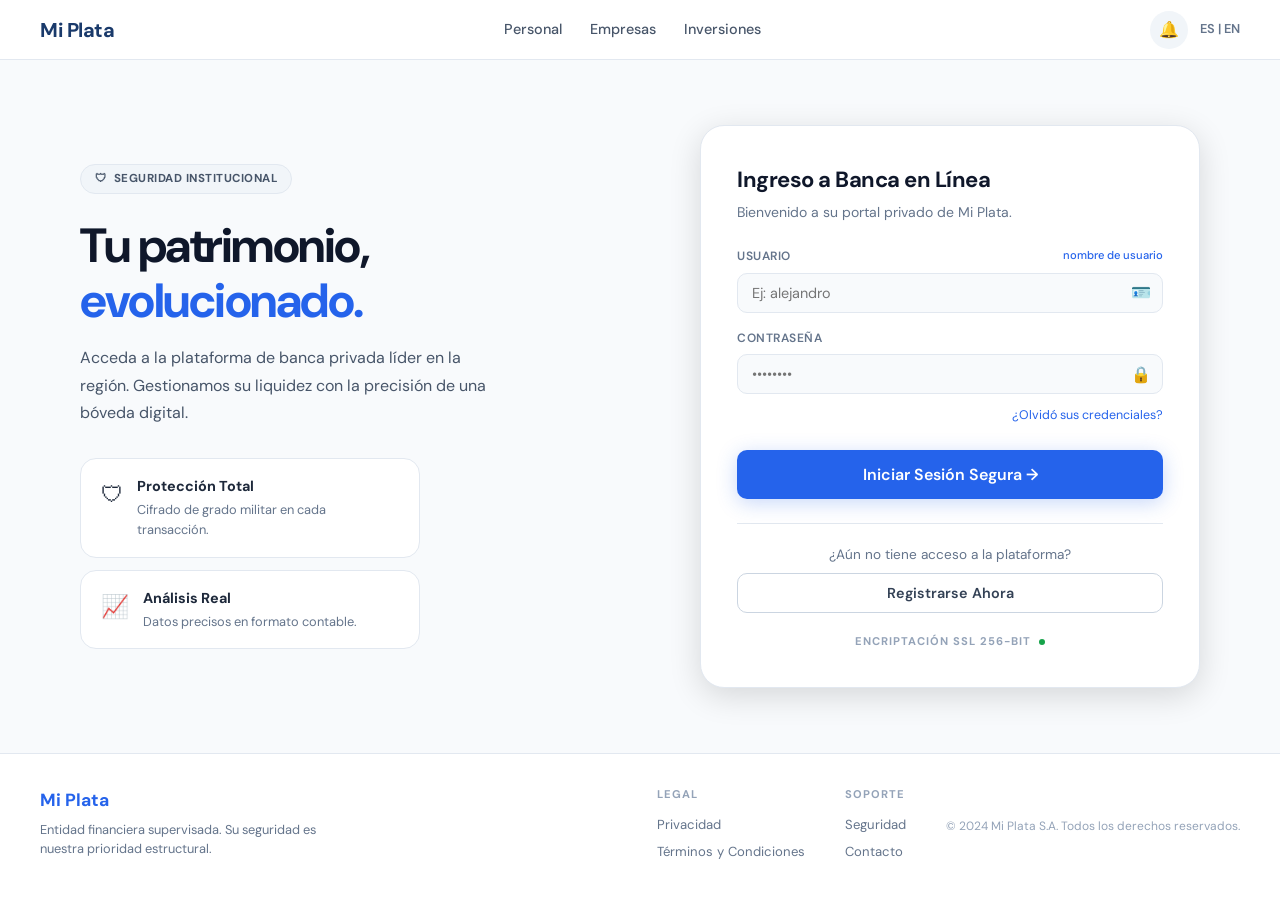
<file: Pages/GestionDeCuentas/GestionDeCuentas.html>
<!DOCTYPE html>
<html lang="es">
<head>
  <meta charset="UTF-8" />
  <meta name="viewport" content="width=device-width, initial-scale=1.0" />
  <title>Mi Plata — Dashboard</title>
  <link rel="stylesheet" href="../../assets/css/global.css" />
  <link rel="stylesheet" href="GestionDeCuentas.css" />
</head>
<body>
<div class="app-shell">

  <!-- Sidebar -->
  <aside class="sidebar" id="sidebar"></aside>

  <!-- Main -->
  <div class="main-content">

    <!-- Topbar -->
    <header class="topbar">
      <div></div>
      <div class="topbar-actions">
        <button class="btn-icon" title="Notificaciones">
          🔔<span class="badge"></span>
        </button>
        <button class="btn-logout" onclick="window.appLogout()">Cerrar Sesión</button>
      </div>
    </header>

    <!-- Content -->
    <main class="page-content">

      <!-- Greeting + CTA -->
      <div class="flex justify-between items-center dashboard-header" style="margin-bottom:24px;">
        <div>
          <div class="text-xs text-muted" style="text-transform:uppercase;letter-spacing:1px;font-weight:700;">RESUMEN GENERAL</div>
          <h1 class="page-title" id="greeting">Hola, ...</h1>
        </div>
        <div class="flex gap-16 dashboard-actions">
          <button class="btn btn-secondary" id="btnConsignar">➕ Consignar</button>
          <button class="btn btn-secondary" id="btnRetirar">➖ Retirar</button>
          <button class="btn btn-primary"   id="btnTransferir">▶ Transferir</button>
        </div>
      </div>

      <!-- Notice -->
      <div class="alert alert-info" style="margin-bottom:24px;" id="noticeBar">
        <span>ℹ</span>
        <span>Tu extracto mensual ya está disponible para descarga.</span>
        <a href="#" class="text-accent" id="downloadAllBtn" style="margin-left:auto;font-size:0.8rem;font-weight:700;">⬇ DESCARGAR TODOS</a>
      </div>

      <!-- Cuentas Row -->
      <div class="grid-2" style="margin-bottom:20px;">

        <!-- Cuenta Ahorros -->
        <div class="card cuenta-card" id="cardAhorros">
          <div class="flex justify-between items-center" style="margin-bottom:12px;">
            <div>
              <div class="cuenta-label">CUENTA DE AHORROS</div>
              <div class="cuenta-num" id="numAhorros">•••• ----</div>
            </div>
            <span style="font-size:1.8rem;">🐷</span>
          </div>
          <div class="text-xs text-muted" style="margin-bottom:4px;">Saldo Disponible</div>
          <div class="amount-large" id="saldoAhorros">$ --</div>
          <div class="cuenta-footer">
            <div class="cuenta-growth" id="growthAhorros">↑ +2.4% este mes</div>
            <button class="btn btn-sm btn-secondary" id="downloadAhorrosBtn" title="Descargar extracto mensual en PDF">⬇ Extracto</button>
          </div>
        </div>

        <!-- Cuenta Corriente -->
        <div class="card cuenta-card" id="cardCorriente">
          <div class="flex justify-between items-center" style="margin-bottom:12px;">
            <div>
              <div class="cuenta-label">CUENTA CORRIENTE</div>
              <div class="cuenta-num" id="numCorriente">•••• ----</div>
            </div>
            <span style="font-size:1.6rem;">💼</span>
          </div>
          <div class="text-xs text-muted" style="margin-bottom:4px;">Saldo Total</div>
          <div class="amount-large" id="saldoCorriente">$ --</div>
          <div style="margin-top:14px;">
            <div class="flex justify-between text-xs text-muted" style="margin-bottom:6px;">
              <span>SOBREGIRO UTILIZADO</span>
              <span><span id="sobregiroInfo">$ 0 / $ 0</span> <span id="sobregiroPorc" style="font-weight:700;color:var(--accent);margin-left:6px;">0%</span></span>
            </div>
            <div class="progress-bar">
              <div class="progress-fill" id="sobregiroBar" style="width:0%"></div>
            </div>
          </div>
          <div class="cuenta-footer">
            <span></span>
            <button class="btn btn-sm btn-secondary" id="downloadCorrienteBtn" title="Descargar extracto mensual en PDF">⬇ Extracto</button>
          </div>
        </div>
      </div>

      <!-- Tarjeta + Actividad reciente -->
      <div class="grid-2">

        <!-- Tarjeta de crédito -->
        <div class="card-dark tarjeta-card">
          <div class="flex justify-between items-center" style="margin-bottom:20px;">
            <span style="font-size:1.2rem; opacity:.6;">📶</span>
            <span class="tarjeta-type">VISA PLATINUM</span>
          </div>
          <div class="tarjeta-numero" id="numTarjeta">•••• •••• •••• ----</div>
          <div class="tarjeta-vence">Vence 12/28</div>
          <div class="flex justify-between items-end" style="margin-top:20px;">
            <div>
              <div class="text-xs" style="opacity:.6; margin-bottom:4px;">Cupo Disponible</div>
              <div style="font-family:var(--font-mono);font-size:1.6rem;font-weight:600;" id="cupoTarjeta">$ --</div>
            </div>
            <button class="btn btn-sm" id="downloadTarjetaBtn" title="Descargar extracto mensual en PDF" style="background:rgba(255,255,255,0.15);color:#fff;border:1px solid rgba(255,255,255,0.3);">⬇ Extracto</button>
          </div>
        </div>

        <!-- Actividad reciente -->
        <div class="card">
          <div class="flex justify-between items-center" style="margin-bottom:16px;">
            <div class="card-section-title">Actividad Reciente</div>
            <a href="../HistorialDeMovimientos/HistorialDeMovimientos.html" class="text-accent text-xs font-bold">Ver Todo</a>
          </div>
          <div id="actividadList">
            <div class="text-muted text-sm" style="text-align:center;padding:20px;">Cargando...</div>
          </div>
        </div>

      </div>

    </main>

    <!-- Footer -->
    <footer class="page-footer">
      <span>MI PLATA S.A.</span>
      <div class="footer-links">
        <a href="../Privacidad/Privacidad.html">Privacidad</a>
        <a href="../Terminos/Terminos.html">Términos y Condiciones</a>
        <a href="../Seguridad/Seguridad.html">Seguridad</a>
        <a href="../Contacto/Contacto.html">Contacto</a>
      </div>
      <span>© 2024 Mi Plata S.A. Todos los derechos reservados.</span>
    </footer>

  </div><!-- /main-content -->
</div><!-- /app-shell -->

<!-- Modal Consignar -->
<div class="modal-overlay hidden" id="modalConsignar">
  <div class="modal-card">
    <div class="modal-header">
      <h3>Consignar Fondos</h3>
      <button class="modal-close" id="closeConsignar">✕</button>
    </div>
    <div class="form-group mt-16">
      <label class="form-label">Cuenta destino</label>
      <select class="form-control" id="cuentaConsignar">
        <option value="ahorros" id="modalOptAhorros">Ahorros •••• ----</option>
        <option value="corriente" id="modalOptCorriente">Corriente •••• ----</option>
      </select>
    </div>
    <div class="form-group mt-16">
      <label class="form-label">Monto a consignar</label>
      <input class="form-control form-control-mono" type="number" id="montoConsignar" placeholder="$ 0.00" min="1" />
      <span class="form-error hidden" id="errorConsignar">⚠ El monto debe ser mayor a 0</span>
    </div>
    <button class="btn btn-primary btn-full mt-24" id="confirmarConsignar">Confirmar Consignación</button>
  </div>
</div>

<!-- Modal Retirar -->
<div class="modal-overlay hidden" id="modalRetirar">
  <div class="modal-card">
    <div class="modal-header">
      <h3>Retirar Fondos</h3>
      <button class="modal-close" id="closeRetirar">✕</button>
    </div>
    <div class="form-group mt-16">
      <label class="form-label">Cuenta origen</label>
      <select class="form-control" id="cuentaRetirar">
        <option value="ahorros" id="modalRetOptAhorros">Ahorros •••• ----</option>
        <option value="corriente" id="modalRetOptCorriente">Corriente •••• ----</option>
      </select>
    </div>
    <div class="form-group mt-16">
      <label class="form-label">Monto a retirar</label>
      <input class="form-control form-control-mono" type="number" id="montoRetirar" placeholder="$ 0.00" min="1" />
      <span class="form-error hidden" id="errorRetirar">⚠ El monto debe ser mayor a 0</span>
    </div>
    <div class="alert alert-info mt-16" id="infoRetirar" style="font-size:.78rem;">
      <span>ℹ</span>
      <span id="infoRetirarTxt">Cuentas de Ahorros cobran 1.5% de interés sobre el retiro.</span>
    </div>
    <button class="btn btn-primary btn-full mt-24" id="confirmarRetirar">Confirmar Retiro</button>
  </div>
</div>

<script type="module" src="GestionDeCuentas.js"></script>
</body>
</html>
</file>
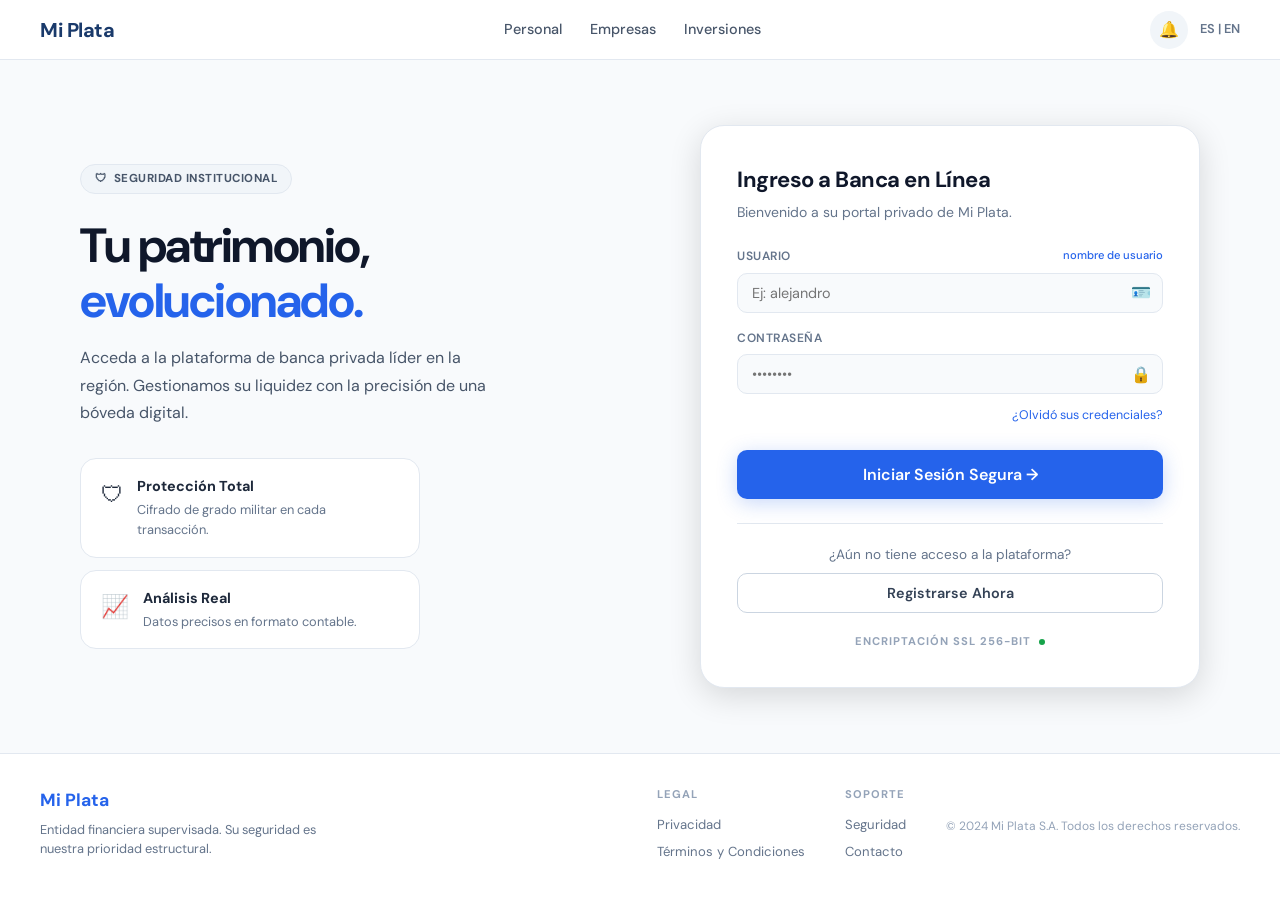
<file: Pages/HistorialDeMovimientos/HistorialDeMovimientos.html>
<!DOCTYPE html>
<html lang="es">
<head>
  <meta charset="UTF-8" />
  <meta name="viewport" content="width=device-width, initial-scale=1.0" />
  <title>Mi Plata — Historial</title>
  <link rel="stylesheet" href="../../assets/css/global.css" />
  <style>
    .filter-tabs { display:flex; gap:8px; margin-bottom:24px; }
    .tab-btn {
      padding:7px 18px; border-radius:99px; border:1.5px solid var(--gray-200);
      font-family:var(--font-main); font-size:0.82rem; font-weight:600;
      cursor:pointer; background:var(--white); color:var(--gray-600); transition:all .15s;
    }
    .tab-btn.active { background:var(--accent); color:var(--white); border-color:var(--accent); }
    .tab-btn:hover:not(.active) { border-color:var(--accent); color:var(--accent); }

    .mov-icon {
      width:38px;height:38px;border-radius:50%;
      display:flex;align-items:center;justify-content:center;font-size:1rem;flex-shrink:0;
    }
    .mov-tipo { font-size:.875rem; font-weight:600; color:var(--gray-800); }
    .mov-fecha { font-size:.75rem; color:var(--gray-400); }
    .mov-valor { font-family:var(--font-mono); font-size:.9rem; font-weight:700; }
    .mov-saldo { font-family:var(--font-mono); font-size:.82rem; color:var(--gray-500); }

    .load-more-btn {
      display:flex; align-items:center; gap:8px;
      background:var(--gray-100); border:none; border-radius:var(--radius-md);
      padding:10px 20px; margin:16px auto 0; cursor:pointer;
      font-family:var(--font-main); font-size:.875rem; font-weight:600; color:var(--gray-600);
    }
    .load-more-btn:hover { background:var(--gray-200); }

    @media (max-width: 768px) {
      /* Filtros con scroll horizontal para que no desborden */
      .filter-tabs {
        overflow-x: auto;
        -webkit-overflow-scrolling: touch;
        padding-bottom: 4px;
        margin-bottom: 0;
      }
      .tab-btn { white-space: nowrap; flex-shrink: 0; }
      /* Selectores de mes/año + exportar a ancho completo */
      #mesSelector, #añoSelector { flex: 1; min-width: 0; }
    }
  </style>
</head>
<body>
<div class="app-shell">
  <aside class="sidebar" id="sidebar"></aside>
  <div class="main-content">
    <header class="topbar">
      <div class="topbar-search">
        <span>🔍</span>
        <input type="text" placeholder="Buscar por descripción, tipo o fecha (15/06/2026, 06/2026, 2026)..." id="searchInput" />
      </div>
      <div class="topbar-actions">
        <button class="btn-icon">🔔<span class="badge"></span></button>
        <button class="btn-logout" onclick="window.appLogout()">Cerrar Sesión</button>
      </div>
    </header>

    <main class="page-content">
      <div class="page-header">
        <h1 class="page-title">Historial de Movimientos</h1>
        <p class="page-subtitle">Consulta el registro detallado de todas tus operaciones financieras. Los datos se presentan en orden descendente.</p>
      </div>

      <!-- Filtros + Exportar -->
      <div class="flex justify-between items-center" style="margin-bottom:24px;flex-wrap:wrap;gap:12px;">
        <div class="filter-tabs" style="margin-bottom:0;">
          <button class="tab-btn active" data-filter="todos">Todas</button>
          <button class="tab-btn" data-filter="ahorros">Ahorros</button>
          <button class="tab-btn" data-filter="corriente">Corriente</button>
          <button class="tab-btn" data-filter="tarjeta">Crédito</button>
        </div>
        <div class="flex items-center gap-8">
          <select id="mesSelector" class="form-control" style="padding:6px 10px;font-size:.82rem;width:auto;"></select>
          <select id="añoSelector" class="form-control" style="padding:6px 10px;font-size:.82rem;width:auto;"></select>
          <button class="btn btn-secondary btn-sm" id="exportPdfBtn" title="Descargar extracto del período seleccionado">⬇ Exportar PDF</button>
        </div>
      </div>

      <!-- Indicador del filtro de búsqueda activo -->
      <div id="searchHint" style="display:none;font-size:.78rem;color:var(--gray-600);background:var(--gray-100);padding:8px 14px;border-radius:var(--radius-md);margin-bottom:12px;font-weight:600;"></div>

      <!-- Tabla -->
      <div class="card" style="padding:0;">
        <table class="data-table" id="historialTable">
          <thead>
            <tr>
              <th>FECHA</th>
              <th>TIPO DE MOVIMIENTO</th>
              <th>CUENTA</th>
              <th style="text-align:right;">VALOR</th>
              <th style="text-align:right;">SALDO RESULTANTE</th>
            </tr>
          </thead>
          <tbody id="historialBody">
            <tr><td colspan="5" style="text-align:center;padding:30px;color:var(--gray-400);">Cargando...</td></tr>
          </tbody>
        </table>
        <div style="padding:16px;text-align:center;">
          <button class="load-more-btn" id="loadMoreBtn">Cargar movimientos anteriores ∨</button>
        </div>
      </div>
    </main>

    <footer class="page-footer">
      <span>© 2024 Mi Plata S.A. Todos los derechos reservados.</span>
      <div class="footer-links">
        <a href="../Privacidad/Privacidad.html">PRIVACIDAD</a>
        <a href="../Terminos/Terminos.html">TÉRMINOS Y CONDICIONES</a>
        <a href="../Seguridad/Seguridad.html">SEGURIDAD</a>
        <a href="../Contacto/Contacto.html" style="font-weight:700;color:var(--accent);">CONTACTO DIRECTO</a>
      </div>
    </footer>
  </div>
</div>
<script type="module">
  import { AppState, formatCurrency, buildSidebar, showToast,
           generarPDFExtractoSimple, generarPDFTarjetaCredito } from '../../assets/app.js';
  try { AppState.requireAuth(); } catch(e) { if(e.message==='NO_AUTH') throw e; }
  buildSidebar('historial');

  const body = document.getElementById('historialBody');
  const searchInput = document.getElementById('searchInput');
  let filtroActivo = 'todos';
  let paginaActual = 1;
  const POR_PAGINA = 8;

  const iconos = {
    CONSIGNACION:     { icon:'🏛', color:'#DCFCE7' },
    RETIRO:           { icon:'💸', color:'#FEE2E2' },
    TRANSFERENCIA_OUT:{ icon:'↗',  color:'#FEE2E2' },
    TRANSFERENCIA_IN: { icon:'↙',  color:'#DCFCE7' },
    COMPRA_TC:        { icon:'🛍', color:'#FEF3C7' },
    PAGO_TC:          { icon:'✅', color:'#DCFCE7' },
  };

  /**
   * Intenta interpretar el query como una fecha o componente de fecha.
   * Devuelve `null` si no coincide con ningún patrón, o un objeto:
   *   { day?: 1..31, month?: 1..12, year?: 4 dígitos }
   * con los campos que se hayan encontrado.
   */
  function parsearFiltroFecha(q) {
    const nombresMes = {
      'enero':1, 'febrero':2, 'marzo':3, 'abril':4, 'mayo':5, 'junio':6,
      'julio':7, 'agosto':8, 'septiembre':9, 'setiembre':9, 'octubre':10,
      'noviembre':11, 'diciembre':12,
      'ene':1, 'feb':2, 'mar':3, 'abr':4, 'may':5, 'jun':6,
      'jul':7, 'ago':8, 'sep':9, 'oct':10, 'nov':11, 'dic':12,
    };
    const limpio = q.trim().toLowerCase();
    if (!limpio) return null;

    // Nombre de mes solo, opcionalmente con año (ej: "junio", "jun 2026", "junio 2026")
    const matchMes = limpio.match(/^([a-zñ]+)(?:\s+(\d{4}))?$/);
    if (matchMes && nombresMes[matchMes[1]]) {
      return {
        month: nombresMes[matchMes[1]],
        year: matchMes[2] ? parseInt(matchMes[2]) : undefined,
      };
    }

    // Formato ISO: yyyy-mm-dd, yyyy-mm, yyyy
    const matchISO = limpio.match(/^(\d{4})(?:-(\d{1,2})(?:-(\d{1,2}))?)?$/);
    if (matchISO) {
      return {
        year:  parseInt(matchISO[1]),
        month: matchISO[2] ? parseInt(matchISO[2]) : undefined,
        day:   matchISO[3] ? parseInt(matchISO[3]) : undefined,
      };
    }

    // Formato latino: dd/mm/yyyy, dd/mm, mm/yyyy (acepta - o /)
    const matchLat = limpio.match(/^(\d{1,4})[\/\-](\d{1,4})(?:[\/\-](\d{1,4}))?$/);
    if (matchLat) {
      const a = parseInt(matchLat[1]);
      const b = parseInt(matchLat[2]);
      const c = matchLat[3] ? parseInt(matchLat[3]) : undefined;

      // 3 partes: dd/mm/yyyy
      if (c !== undefined) {
        if (a >= 1 && a <= 31 && b >= 1 && b <= 12 && c >= 1000) {
          return { day: a, month: b, year: c };
        }
        return null;
      }
      // 2 partes: mm/yyyy si el segundo es año, sino dd/mm
      if (b >= 1000) {
        if (a >= 1 && a <= 12) return { month: a, year: b };
        return null;
      }
      if (a >= 1 && a <= 31 && b >= 1 && b <= 12) {
        return { day: a, month: b };
      }
      return null;
    }

    return null;
  }

  function coincideFecha(movFecha, filtro) {
    const f = new Date(movFecha);
    if (filtro.year !== undefined && f.getFullYear() !== filtro.year) return false;
    if (filtro.month !== undefined && (f.getMonth() + 1) !== filtro.month) return false;
    if (filtro.day !== undefined && f.getDate() !== filtro.day) return false;
    return true;
  }

  function getMovimientos() {
    let movs = AppState.getTodosMovimientos();
    if (filtroActivo !== 'todos') {
      movs = movs.filter(m => m.cuenta?.toLowerCase() === filtroActivo);
    }
    const q = searchInput.value.trim().toLowerCase();
    if (q) {
      const filtroFecha = parsearFiltroFecha(q);
      if (filtroFecha) {
        // Filtro por fecha
        movs = movs.filter(m => coincideFecha(m.fechaHora, filtroFecha));
      } else {
        // Filtro por texto (descripción, tipo, cuenta, o fecha formateada)
        movs = movs.filter(m => {
          const fechaFmt = new Date(m.fechaHora).toLocaleDateString('es-CO');
          return (
            m.descripcion.toLowerCase().includes(q) ||
            m.tipo.toLowerCase().includes(q) ||
            (m.cuenta || '').toLowerCase().includes(q) ||
            fechaFmt.includes(q)
          );
        });
      }
    }
    return movs;
  }

  function render() {
    const movs = getMovimientos();
    const slice = movs.slice(0, paginaActual * POR_PAGINA);

    // Indicador visual: si el query es una fecha válida, muestra chip informativo
    const q = searchInput.value.trim();
    const filtroFecha = q ? parsearFiltroFecha(q.toLowerCase()) : null;
    const hint = document.getElementById('searchHint');
    if (hint) {
      if (filtroFecha) {
        const partes = [];
        if (filtroFecha.day)   partes.push(String(filtroFecha.day).padStart(2,'0'));
        if (filtroFecha.month) partes.push(String(filtroFecha.month).padStart(2,'0'));
        if (filtroFecha.year)  partes.push(filtroFecha.year);
        hint.textContent = `📅 Filtrando por fecha: ${partes.join('/')} — ${movs.length} resultado${movs.length === 1 ? '' : 's'}`;
        hint.style.display = '';
      } else if (q) {
        hint.textContent = `🔍 Filtrando por texto: "${q}" — ${movs.length} resultado${movs.length === 1 ? '' : 's'}`;
        hint.style.display = '';
      } else {
        hint.style.display = 'none';
      }
    }

    if (slice.length === 0) {
      body.innerHTML = `<tr><td colspan="5" style="text-align:center;padding:30px;color:var(--gray-400);">Sin movimientos encontrados.</td></tr>`;
      return;
    }

    body.innerHTML = slice.map(m => {
      const meta = iconos[m.tipo] || { icon:'💰', color:'#F1F5F9' };
      const esPagoTCenTarjeta = m.tipo === 'PAGO_TC' && m.cuenta === 'Tarjeta';
      const esPos = ['CONSIGNACION','TRANSFERENCIA_IN'].includes(m.tipo) || esPagoTCenTarjeta;
      const fecha = new Date(m.fechaHora).toLocaleString('es-CO', {
        day:'2-digit', month:'2-digit', year:'numeric', hour:'2-digit', minute:'2-digit'
      });
      const tipoLabel = m.tipo.replace(/_/g,' ').replace(/\b\w/g, c => c.toUpperCase());
      return `
        <tr>
          <td class="mov-fecha">${fecha}</td>
          <td>
            <div style="display:flex;align-items:center;gap:10px;">
              <div class="mov-icon" style="background:${meta.color};">${meta.icon}</div>
              <span class="mov-tipo">${tipoLabel}</span>
            </div>
          </td>
          <td><span class="chip chip-blue">${m.cuenta || '-'}</span></td>
          <td style="text-align:right;" class="mov-valor ${esPos?'amount-positive':'amount-negative'}">
            ${esPos?'+':'-'}${formatCurrency(m.valor)}
          </td>
          <td style="text-align:right;" class="mov-saldo">${formatCurrency(m.saldoPosterior)}</td>
        </tr>`;
    }).join('');

    document.getElementById('loadMoreBtn').style.display =
      slice.length < movs.length ? 'flex' : 'none';
  }

  // Filtros
  document.querySelectorAll('.tab-btn').forEach(btn => {
    btn.addEventListener('click', () => {
      document.querySelector('.tab-btn.active').classList.remove('active');
      btn.classList.add('active');
      filtroActivo = btn.dataset.filter;
      paginaActual = 1;
      render();
    });
  });

  // Búsqueda
  searchInput.addEventListener('input', () => { paginaActual = 1; render(); });

  // Cargar más
  document.getElementById('loadMoreBtn').addEventListener('click', () => {
    paginaActual++;
    render();
  });

  /* ─── Selector de mes/año + Exportar PDF ─────────────────────────── */
  const mesSelector = document.getElementById('mesSelector');
  const añoSelector = document.getElementById('añoSelector');
  const exportPdfBtn = document.getElementById('exportPdfBtn');

  const nombresMes = ['Enero','Febrero','Marzo','Abril','Mayo','Junio',
                      'Julio','Agosto','Septiembre','Octubre','Noviembre','Diciembre'];
  const hoy = new Date();
  const mesActual = hoy.getMonth() + 1;
  const añoActual = hoy.getFullYear();

  // Poblar mes
  nombresMes.forEach((nom, i) => {
    const opt = document.createElement('option');
    opt.value = i + 1;
    opt.textContent = nom;
    if (i + 1 === mesActual) opt.selected = true;
    mesSelector.appendChild(opt);
  });

  // Poblar año (3 años hacia atrás + actual)
  for (let a = añoActual; a >= añoActual - 3; a--) {
    const opt = document.createElement('option');
    opt.value = a;
    opt.textContent = a;
    if (a === añoActual) opt.selected = true;
    añoSelector.appendChild(opt);
  }

  exportPdfBtn.addEventListener('click', async () => {
    const mes = parseInt(mesSelector.value);
    const año = parseInt(añoSelector.value);

    // Si hay un filtro de cuenta activo, descarga solo esa cuenta.
    // Si "todos" está activo, descarga las 3 cuentas.
    if (filtroActivo === 'todos') {
      showToast('Generando los 3 extractos del período...', 'success', 2000);
      await generarPDFExtractoSimple('ahorros', mes, año);
      await generarPDFExtractoSimple('corriente', mes, año);
      await generarPDFTarjetaCredito(mes, año);
    } else if (filtroActivo === 'tarjeta') {
      showToast('Generando extracto de Tarjeta...', 'success', 1500);
      await generarPDFTarjetaCredito(mes, año);
    } else {
      showToast(`Generando extracto de ${filtroActivo}...`, 'success', 1500);
      await generarPDFExtractoSimple(filtroActivo, mes, año);
    }
  });

  render();
</script>
</body>
</html>
</file>
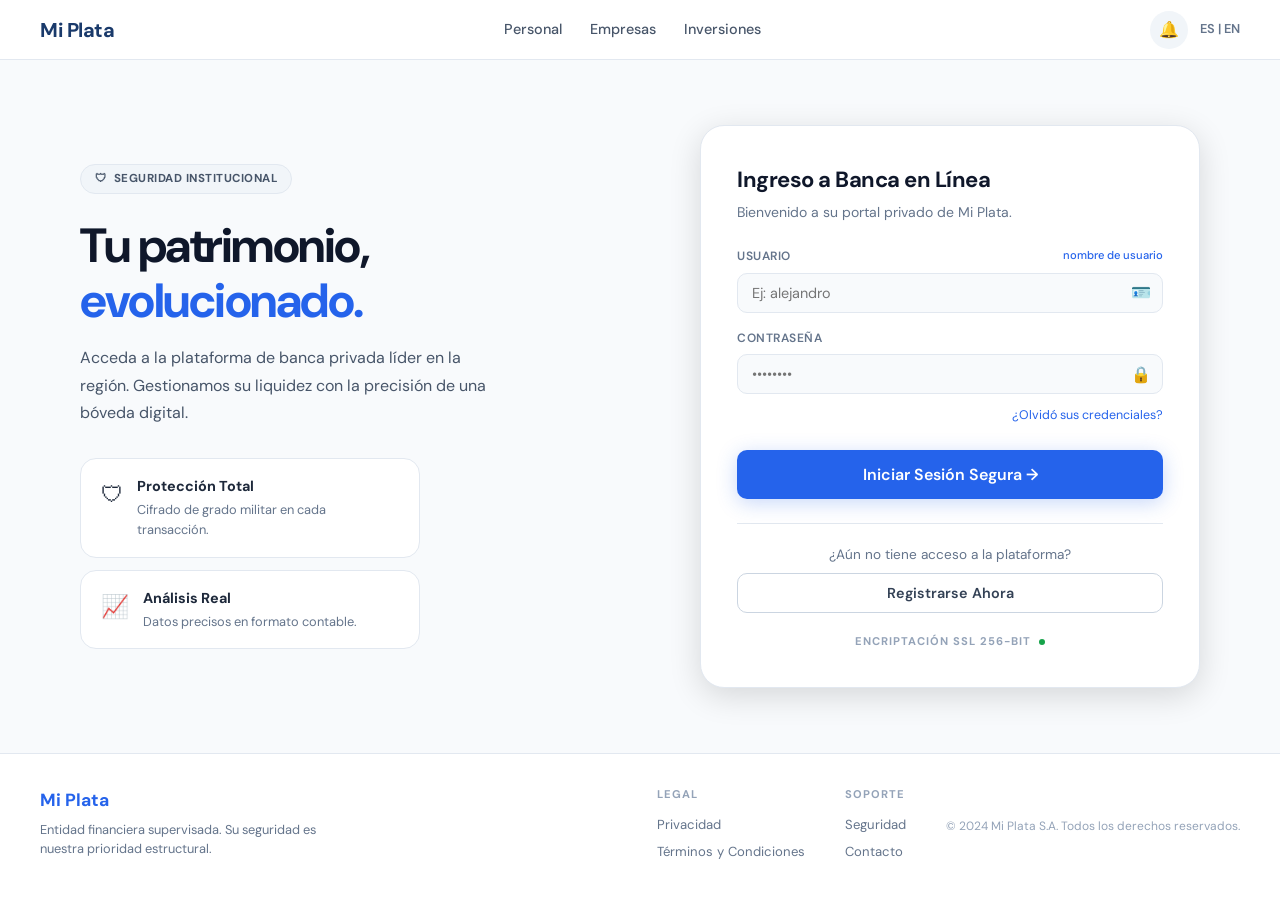
<file: Pages/iniciarSesion/iniciarSesion.html>
<!DOCTYPE html>
<html lang="es">
<head>
  <meta charset="UTF-8" />
  <meta name="viewport" content="width=device-width, initial-scale=1.0" />
  <title>Mi Plata — Iniciar Sesión</title>
  <link rel="stylesheet" href="../../assets/css/global.css" />
  <link rel="stylesheet" href="iniciarSesion.css" />
</head>
<body class="login-body">

  <!-- ── NAV TOP ── -->
  <header class="login-header">
    <div class="login-logo">Mi Plata</div>
    <nav class="login-nav">
      <a href="#">Personal</a>
      <a href="#">Empresas</a>
      <a href="#">Inversiones</a>
    </nav>
    <div class="login-nav-right">
      <button class="btn-icon">🔔</button>
      <span class="lang-switch">ES | EN</span>
    </div>
  </header>

  <!-- ── SPLIT LAYOUT ── -->
  <main class="login-main">

    <!-- Left: Hero -->
    <section class="login-hero">
      <div class="hero-badge">
        <span>🛡</span> SEGURIDAD INSTITUCIONAL
      </div>
      <h1 class="hero-title">
        Tu patrimonio,<br>
        <span class="hero-highlight">evolucionado.</span>
      </h1>
      <p class="hero-desc">
        Acceda a la plataforma de banca privada líder en la región.
        Gestionamos su liquidez con la precisión de una bóveda digital.
      </p>
      <div class="hero-features">
        <div class="feature-card">
          <span class="feature-icon">🛡</span>
          <div>
            <div class="feature-title">Protección Total</div>
            <div class="feature-desc">Cifrado de grado militar en cada transacción.</div>
          </div>
        </div>
        <div class="feature-card">
          <span class="feature-icon">📈</span>
          <div>
            <div class="feature-title">Análisis Real</div>
            <div class="feature-desc">Datos precisos en formato contable.</div>
          </div>
        </div>
      </div>
    </section>

    <!-- Right: Form -->
    <section class="login-form-section">
      <div class="login-card">
        <h2 class="login-card-title">Ingreso a Banca en Línea</h2>
        <p class="login-card-sub">Bienvenido a su portal privado de Mi Plata.</p>

        <form id="loginForm" novalidate>
          <div class="form-group mt-24">
            <label class="form-label" for="usuario">
              Usuario
              <span class="label-hint">nombre de usuario</span>
            </label>
            <div class="input-wrapper">
              <input
                class="form-control"
                type="text"
                id="usuario"
                name="usuario"
                placeholder="Ej: alejandro"
                autocomplete="username"
              />
              <span class="input-icon">🪪</span>
            </div>
          </div>

          <div class="form-group mt-16">
            <label class="form-label" for="contrasena">Contraseña</label>
            <div class="input-wrapper">
              <input
                class="form-control"
                type="password"
                id="contrasena"
                name="contrasena"
                placeholder="••••••••"
                autocomplete="current-password"
              />
              <button type="button" class="input-icon btn-toggle-pw" id="togglePw">🔒</button>
            </div>
            <a href="#" class="forgot-link">¿Olvidó sus credenciales?</a>
          </div>

          <!-- Intentos fallidos -->
          <div id="intentosAlert" class="intentos-alert hidden">
            <span>⚠</span>
            <span id="intentosMsg">Intentos fallidos: 0/3</span>
            <div class="intentos-bar"><div class="intentos-fill" id="intentosFill"></div></div>
          </div>

          <button type="submit" class="btn btn-primary btn-full btn-lg mt-24" id="btnLogin">
            Iniciar Sesión Segura →
          </button>

          <div class="divider mt-24"></div>

          <p class="register-text">¿Aún no tiene acceso a la plataforma?</p>
          <button type="button" class="btn btn-secondary btn-full mt-8" id="btnRegistrar">
            Registrarse Ahora
          </button>
        </form>

        <p class="ssl-note">ENCRIPTACIÓN SSL 256-BIT <span class="ssl-dot"></span></p>
      </div>
    </section>
  </main>

  <!-- ── FOOTER ── -->
  <footer class="login-footer">
    <div>
      <div class="footer-brand">Mi Plata</div>
      <p>Entidad financiera supervisada. Su seguridad es nuestra prioridad estructural.</p>
    </div>
    <div class="footer-cols">
      <div>
        <div class="footer-col-title">LEGAL</div>
        <a href="../Privacidad/Privacidad.html">Privacidad</a>
        <a href="../Terminos/Terminos.html">Términos y Condiciones</a>
      </div>
      <div>
        <div class="footer-col-title">SOPORTE</div>
        <a href="../Seguridad/Seguridad.html">Seguridad</a>
        <a href="../Contacto/Contacto.html">Contacto</a>
      </div>
    </div>
    <div class="footer-copy">© 2024 Mi Plata S.A. Todos los derechos reservados.</div>
  </footer>

  <script type="module" src="iniciarSesion.js"></script>
</body>
</html>
</file>
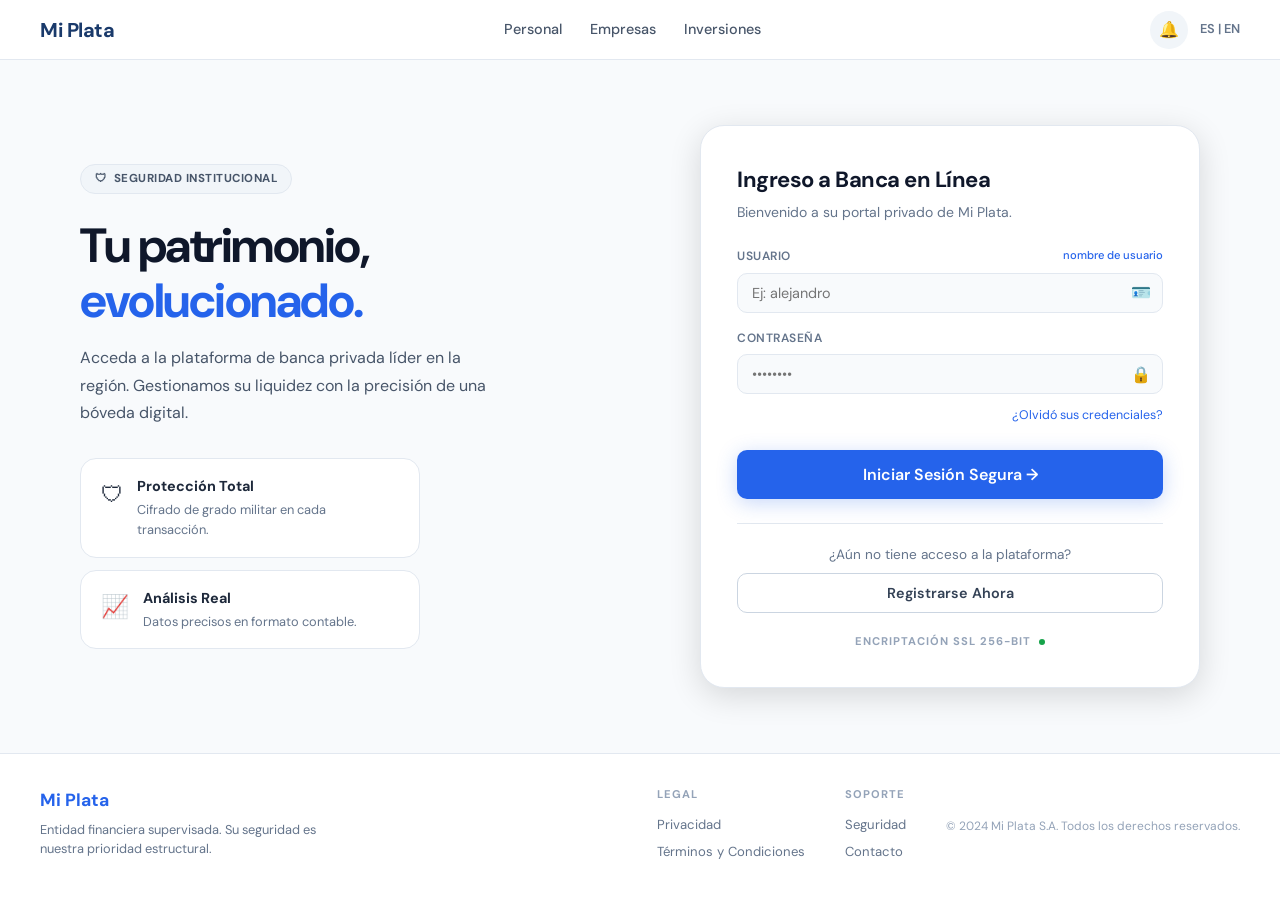
<file: Pages/PerfilSeguridad/PerfilSeguridad.html>
<!DOCTYPE html>
<html lang="es">
<head>
  <meta charset="UTF-8" />
  <meta name="viewport" content="width=device-width, initial-scale=1.0" />
  <title>Mi Plata — Perfil y Seguridad</title>
  <link rel="stylesheet" href="../../assets/css/global.css" />
  <style>
    .perfil-grid { display:grid; grid-template-columns:1fr 1fr; gap:24px; }
    @media (max-width: 768px) {
      .perfil-grid { grid-template-columns:1fr; gap:16px; }
    }
    .data-row { padding:14px 0; border-bottom:1px solid var(--gray-100); }
    .data-row:last-child { border-bottom:none; }
    .data-key { font-size:.72rem; font-weight:700; color:var(--gray-400); text-transform:uppercase; letter-spacing:.5px; margin-bottom:4px; }
    .data-val { font-size:.9rem; color:var(--gray-800); font-weight:500; }
    .security-level { background:#EFF6FF; border-radius:var(--radius-md); padding:14px 16px; display:flex; align-items:center; gap:12px; margin-top:16px; }
    .pw-strength { height:4px; background:var(--gray-200); border-radius:99px; margin-top:8px; overflow:hidden; }
    .pw-strength-fill { height:100%; border-radius:99px; transition:width .3s, background .3s; }
    .user-id-card { background:var(--gray-50); border:1px solid var(--gray-200); border-radius:var(--radius-md); padding:10px 16px; display:flex; align-items:center; gap:10px; }
    .input-pw-wrapper { position:relative; }
    .input-pw-wrapper .form-control { padding-right:44px; }
    .eye-btn { position:absolute; right:12px; top:50%; transform:translateY(-50%); background:none; border:none; cursor:pointer; font-size:1rem; }
    .step-num { width:24px; height:24px; border-radius:50%; background:var(--accent); color:var(--white); font-size:.75rem; font-weight:700; display:inline-flex; align-items:center; justify-content:center; flex-shrink:0; }
  </style>
</head>
<body>
<div class="app-shell">
  <aside class="sidebar" id="sidebar"></aside>
  <div class="main-content">
    <header class="topbar">
      <nav style="display:flex;gap:24px;">
        <a href="../GestionDeCuentas/GestionDeCuentas.html" style="font-size:.875rem;font-weight:500;color:var(--gray-600);text-decoration:none;">Dashboard</a>
        <a href="../Transacciones/Transacciones.html" style="font-size:.875rem;font-weight:500;color:var(--gray-600);text-decoration:none;">Transacciones</a>
        <a href="PerfilSeguridad.html" style="font-size:.875rem;font-weight:700;color:var(--accent);border-bottom:2px solid var(--accent);padding-bottom:2px;text-decoration:none;">Perfil</a>
      </nav>
      <div class="topbar-actions">
        <div class="topbar-search" style="min-width:200px;">
          <span>🔍</span><input type="text" placeholder="Buscar..." />
        </div>
        <button class="btn-icon">🔔</button>
        <button class="btn btn-primary btn-sm" onclick="window.appLogout()">Cerrar Sesión</button>
      </div>
    </header>

    <main class="page-content">
      <div class="flex justify-between items-center" style="margin-bottom:28px;">
        <div>
          <h1 class="page-title">Perfil y Seguridad</h1>
          <p class="page-subtitle">Administra tu identidad digital y protege tus activos.</p>
        </div>
        <div class="user-id-card">
          <span style="font-size:1.2rem;">🪪</span>
          <div>
            <div style="font-size:.65rem;font-weight:700;color:var(--gray-400);text-transform:uppercase;letter-spacing:.5px;">USER ID</div>
            <div style="font-family:var(--font-mono);font-size:.9rem;font-weight:700;color:var(--accent);" id="userId">--</div>
          </div>
        </div>
      </div>

      <div class="perfil-grid">
        <!-- Datos personales -->
        <div>
          <div class="card">
            <div class="flex justify-between items-center" style="margin-bottom:16px;">
              <h3 style="font-size:1rem;font-weight:700;">Datos Personales</h3>
              <button class="btn btn-secondary btn-sm" id="btnEditar">✏ Editar</button>
            </div>
            <div id="vistaData">
              <div class="data-row"><div class="data-key">NOMBRE COMPLETO</div><div class="data-val" id="dnombre">--</div></div>
              <div class="data-row"><div class="data-key">CORREO ELECTRÓNICO</div><div class="data-val" id="dcorreo">--</div></div>
              <div class="data-row"><div class="data-key">TELÉFONO VINCULADO</div><div class="data-val" id="dtelefono">--</div></div>
              <div class="data-row"><div class="data-key">USUARIO</div><div class="data-val" id="dusuario">--</div></div>
              <div class="data-row"><div class="data-key">N° CUENTA AHORROS</div><div class="data-val" style="font-family:var(--font-mono);color:var(--accent);" id="dNumAhorros">--</div></div>
              <div class="data-row"><div class="data-key">N° CUENTA CORRIENTE</div><div class="data-val" style="font-family:var(--font-mono);color:var(--accent);" id="dNumCorriente">--</div></div>
              <div class="data-row"><div class="data-key">N° TARJETA CRÉDITO</div><div class="data-val" style="font-family:var(--font-mono);color:var(--accent);" id="dNumTarjeta">--</div></div>
            </div>
            <div id="formEditar" style="display:none;">
              <div class="form-group mt-8">
                <label class="form-label">Nombre completo</label>
                <input class="form-control" type="text" id="editNombre" />
              </div>
              <div class="form-group mt-16">
                <label class="form-label">Teléfono</label>
                <input class="form-control" type="text" id="editTelefono" />
              </div>
              <div class="form-group mt-16">
                <label class="form-label">Correo electrónico</label>
                <input class="form-control" type="email" id="editCorreo" placeholder="ejemplo@correo.com" />
              </div>
              <div class="flex gap-16 mt-24">
                <button class="btn btn-secondary" id="cancelarEditar">Cancelar</button>
                <button class="btn btn-primary" id="guardarEditar">Guardar Cambios</button>
              </div>
            </div>
          </div>
          <div class="security-level">
            <span style="font-size:1.4rem;">🛡</span>
            <div>
              <div style="font-size:.9rem;font-weight:700;color:var(--primary);">Nivel de Seguridad: Alto</div>
              <div style="font-size:.78rem;color:var(--gray-600);margin-top:2px;">Tu cuenta está protegida por biometría y 2FA.</div>
            </div>
          </div>
        </div>

        <!-- Cambiar contraseña -->
        <div class="card">
          <h3 style="font-size:1rem;font-weight:700;margin-bottom:6px;">🔄 Cambiar Contraseña</h3>
          <p class="text-xs text-muted" style="margin-bottom:20px;">Sigue los pasos para actualizar tu acceso de forma segura.</p>
          <div style="display:flex;flex-direction:column;gap:16px;">
            <div class="form-group">
              <label class="form-label" style="display:flex;align-items:center;gap:8px;">
                <span class="step-num">01</span> Validar Contraseña Actual
              </label>
              <div class="input-pw-wrapper">
                <input class="form-control" type="password" id="pwActual" placeholder="••••••••••••" />
                <button class="eye-btn" data-target="pwActual">👁</button>
              </div>
            </div>
            <div class="form-group">
              <label class="form-label" style="display:flex;align-items:center;gap:8px;">
                <span class="step-num">02</span> Nueva Contraseña
              </label>
              <div class="input-pw-wrapper">
                <input class="form-control" type="password" id="pwNueva" placeholder="Mínimo 6 caracteres" />
                <button class="eye-btn" data-target="pwNueva">👁</button>
              </div>
              <div style="margin-top:6px;">
                <div class="flex justify-between">
                  <span class="text-xs text-muted">FORTALEZA</span>
                  <span class="text-xs font-bold" id="strengthLabel" style="color:var(--gray-400);">—</span>
                </div>
                <div class="pw-strength">
                  <div class="pw-strength-fill" id="strengthBar" style="width:0%;background:var(--gray-300);"></div>
                </div>
              </div>
            </div>
            <div class="form-group">
              <label class="form-label" style="display:flex;align-items:center;gap:8px;">
                <span class="step-num">03</span> Confirma Nueva Contraseña
              </label>
              <div class="input-pw-wrapper">
                <input class="form-control" type="password" id="pwConfirmar" placeholder="Repite la contraseña exactamente" />
                <button class="eye-btn" data-target="pwConfirmar">👁</button>
              </div>
              <span class="form-error hidden" id="errorPwMatch">⚠ Las contraseñas no coinciden.</span>
            </div>
            <button class="btn btn-primary btn-full btn-lg" id="btnActualizar">Actualizar Credenciales</button>
            <p class="text-xs text-muted" style="text-align:center;">Al actualizar tus credenciales, se cerrarán todas las sesiones activas en otros dispositivos.</p>
          </div>
        </div>
      </div>
    </main>

    <footer class="page-footer">
      <span>© 2024 Mi Plata S.A. Todos los derechos reservados.</span>
      <div class="footer-links">
        <a href="../Privacidad/Privacidad.html">PRIVACIDAD</a>
        <a href="../Terminos/Terminos.html">TÉRMINOS Y CONDICIONES</a>
        <a href="../Seguridad/Seguridad.html">SEGURIDAD</a>
        <a href="../Contacto/Contacto.html">CONTACTO</a>
      </div>
    </footer>
  </div>
</div>

<script type="module">
import { AppState, showToast, buildSidebar } from '../../assets/app.js';
try { AppState.requireAuth(); } catch(e) { if(e.message==='NO_AUTH') throw e; }
buildSidebar('perfil');

const cliente   = AppState.getClienteActivo();
const ahorros   = AppState.getCuentaAhorros();
const corriente = AppState.getCuentaCorriente();
const tarjeta   = AppState.getTarjetaCredito();

document.getElementById('userId').textContent    = `ID-${String(cliente.id).padStart(6,'0')}`;
document.getElementById('dnombre').textContent   = cliente.nombreCompleto;
document.getElementById('dcorreo').textContent   = cliente.correo || `${cliente.usuario}@miplata.com`;
document.getElementById('dtelefono').textContent = cliente.celular;
document.getElementById('dusuario').textContent  = `@${cliente.usuario}`;
// Números de cuenta reales
document.getElementById('dNumAhorros').textContent   = ahorros.numeroCuenta;
document.getElementById('dNumCorriente').textContent = corriente.numeroCuenta;
document.getElementById('dNumTarjeta').textContent   = tarjeta.numeroCuenta;

// ── Editar perfil
const btnEditar   = document.getElementById('btnEditar');
const vistaData   = document.getElementById('vistaData');
const formEditar  = document.getElementById('formEditar');

btnEditar.addEventListener('click', () => {
  document.getElementById('editNombre').value   = cliente.nombreCompleto;
  document.getElementById('editTelefono').value = cliente.celular;
  document.getElementById('editCorreo').value   = cliente.correo || '';
  vistaData.style.display = 'none';
  formEditar.style.display = '';
  btnEditar.style.display = 'none';
});

document.getElementById('cancelarEditar').addEventListener('click', () => {
  vistaData.style.display = '';
  formEditar.style.display = 'none';
  btnEditar.style.display = '';
});

document.getElementById('guardarEditar').addEventListener('click', () => {
  const nombre   = document.getElementById('editNombre').value.trim();
  const telefono = document.getElementById('editTelefono').value.trim();
  const correo   = document.getElementById('editCorreo').value.trim();
  if (!nombre) { showToast('El nombre no puede estar vacío.', 'error'); return; }
  if (correo && !/^[^\s@]+@[^\s@]+\.[^\s@]+$/.test(correo)) {
    showToast('El correo electrónico no es válido.', 'error'); return;
  }
  try {
    cliente.editarPerfil(nombre, telefono, correo);
    AppState.actualizarPerfil(nombre, telefono, correo);
    document.getElementById('dnombre').textContent   = cliente.nombreCompleto;
    document.getElementById('dtelefono').textContent = cliente.celular;
    document.getElementById('dcorreo').textContent   = cliente.correo || `${cliente.usuario}@miplata.com`;
    vistaData.style.display = '';
    formEditar.style.display = 'none';
    btnEditar.style.display = '';
    showToast('✅ Perfil actualizado correctamente.', 'success');
  } catch(err) { showToast(err.message, 'error'); }
});

// ── Toggle ojos
document.querySelectorAll('.eye-btn').forEach(btn => {
  btn.addEventListener('click', () => {
    const input = document.getElementById(btn.dataset.target);
    input.type = input.type === 'password' ? 'text' : 'password';
    btn.textContent = input.type === 'password' ? '👁' : '🔒';
  });
});

// ── Fortaleza de contraseña
document.getElementById('pwNueva').addEventListener('input', function() {
  const pw = this.value;
  let score = 0;
  if (pw.length >= 6)              score++;
  if (pw.length >= 10)             score++;
  if (/[A-Z]/.test(pw))           score++;
  if (/[0-9]/.test(pw))           score++;
  if (/[^A-Za-z0-9]/.test(pw))   score++;

  const colorMap = ['#CBD5E1','#DC2626','#F97316','#D97706','#3B82F6','#16A34A'];
  const labels   = ['—','Muy débil','Débil','Regular','Fuerte','Sólida'];
  const widths   = ['0%','20%','40%','60%','80%','100%'];

  document.getElementById('strengthBar').style.width      = widths[score];
  document.getElementById('strengthBar').style.background = colorMap[score];
  document.getElementById('strengthLabel').textContent    = labels[score];
  document.getElementById('strengthLabel').style.color    = colorMap[score];
});

// ── Cambiar contraseña
document.getElementById('btnActualizar').addEventListener('click', () => {
  const actual    = document.getElementById('pwActual').value;
  const nueva     = document.getElementById('pwNueva').value;
  const confirmar = document.getElementById('pwConfirmar').value;
  const errorMatch = document.getElementById('errorPwMatch');

  if (!actual || !nueva || !confirmar) {
    showToast('Por favor completa todos los campos.', 'error');
    return;
  }
  if (nueva !== confirmar) {
    errorMatch.classList.remove('hidden');
    document.getElementById('pwConfirmar').classList.add('error');
    return;
  }
  errorMatch.classList.add('hidden');
  document.getElementById('pwConfirmar').classList.remove('error');

  try {
    cliente.cambiarContrasena(actual, nueva);
    AppState.guardar();
    ['pwActual','pwNueva','pwConfirmar'].forEach(id => document.getElementById(id).value = '');
    document.getElementById('strengthBar').style.width = '0%';
    document.getElementById('strengthLabel').textContent = '—';
    showToast('✅ Contraseña actualizada. Otras sesiones han sido cerradas.', 'success', 5000);
  } catch(err) { showToast(err.message, 'error'); }
});
</script>
</body>
</html>
</file>
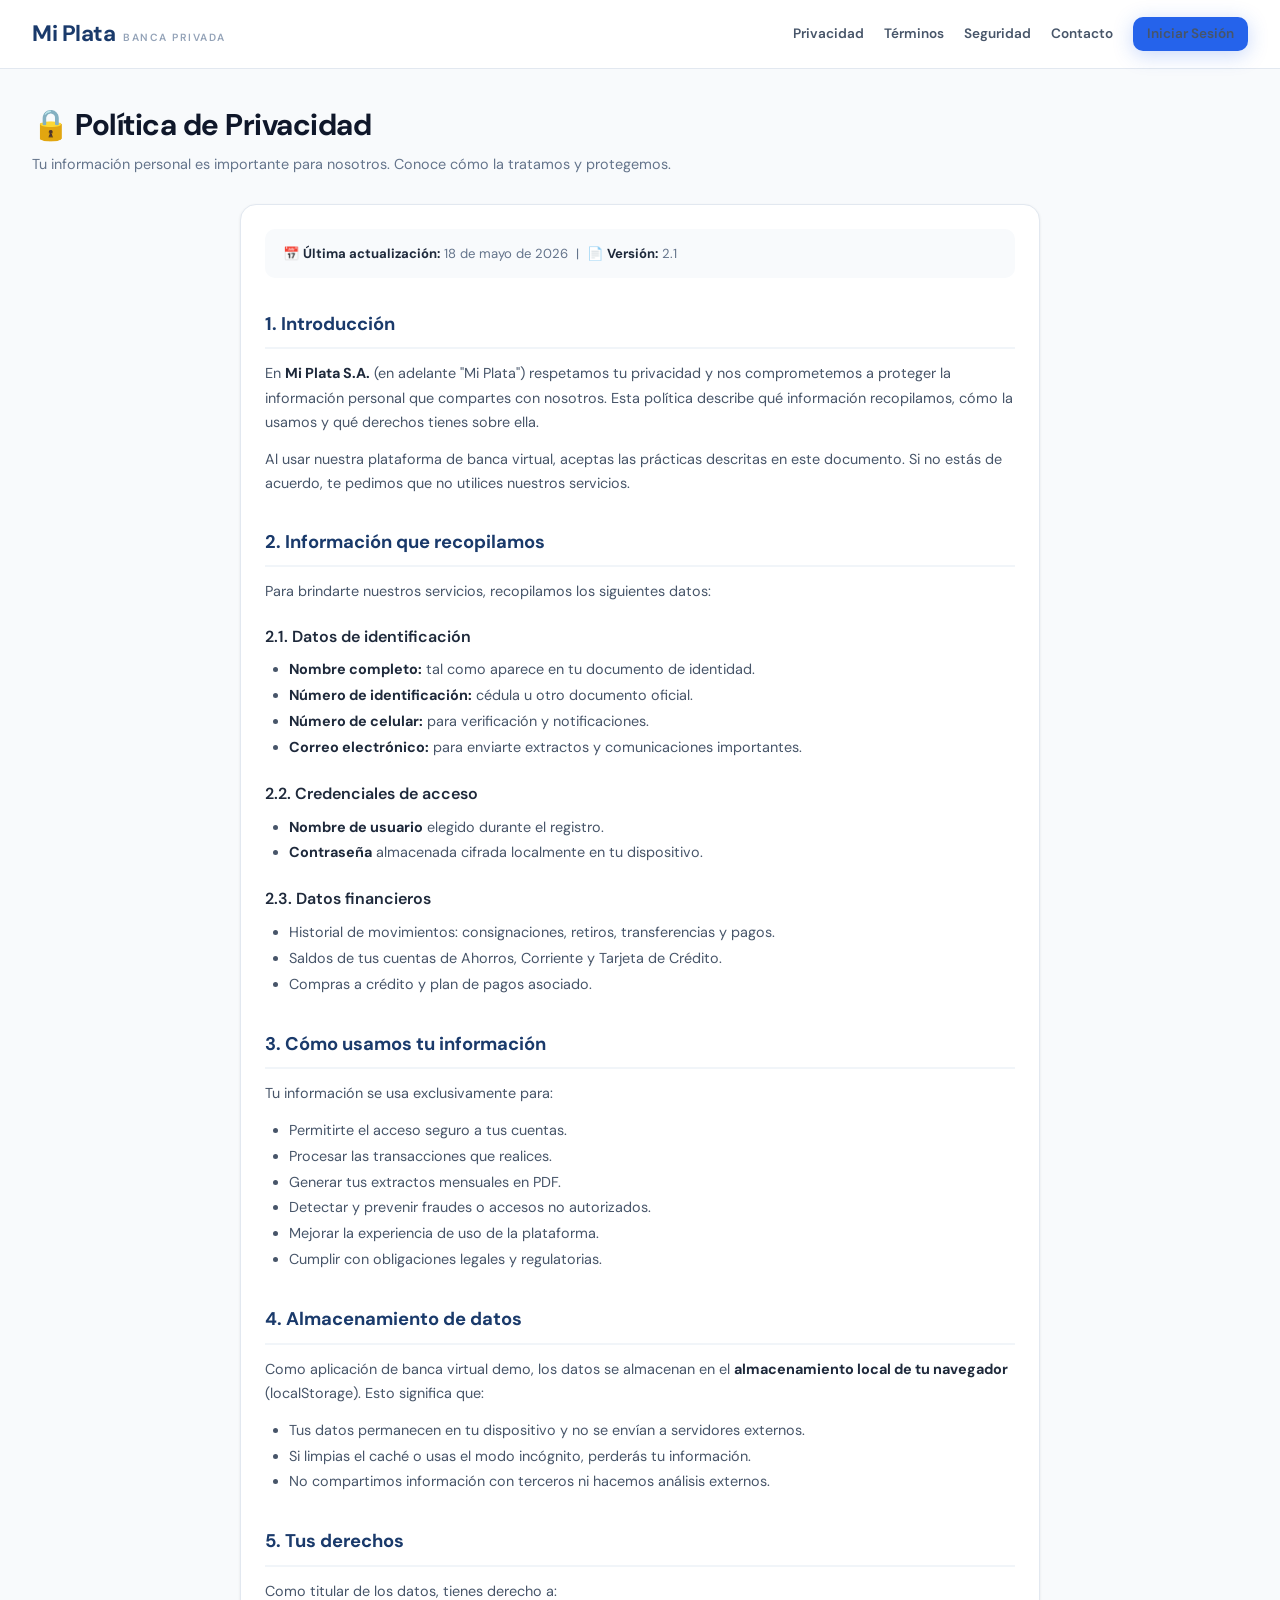
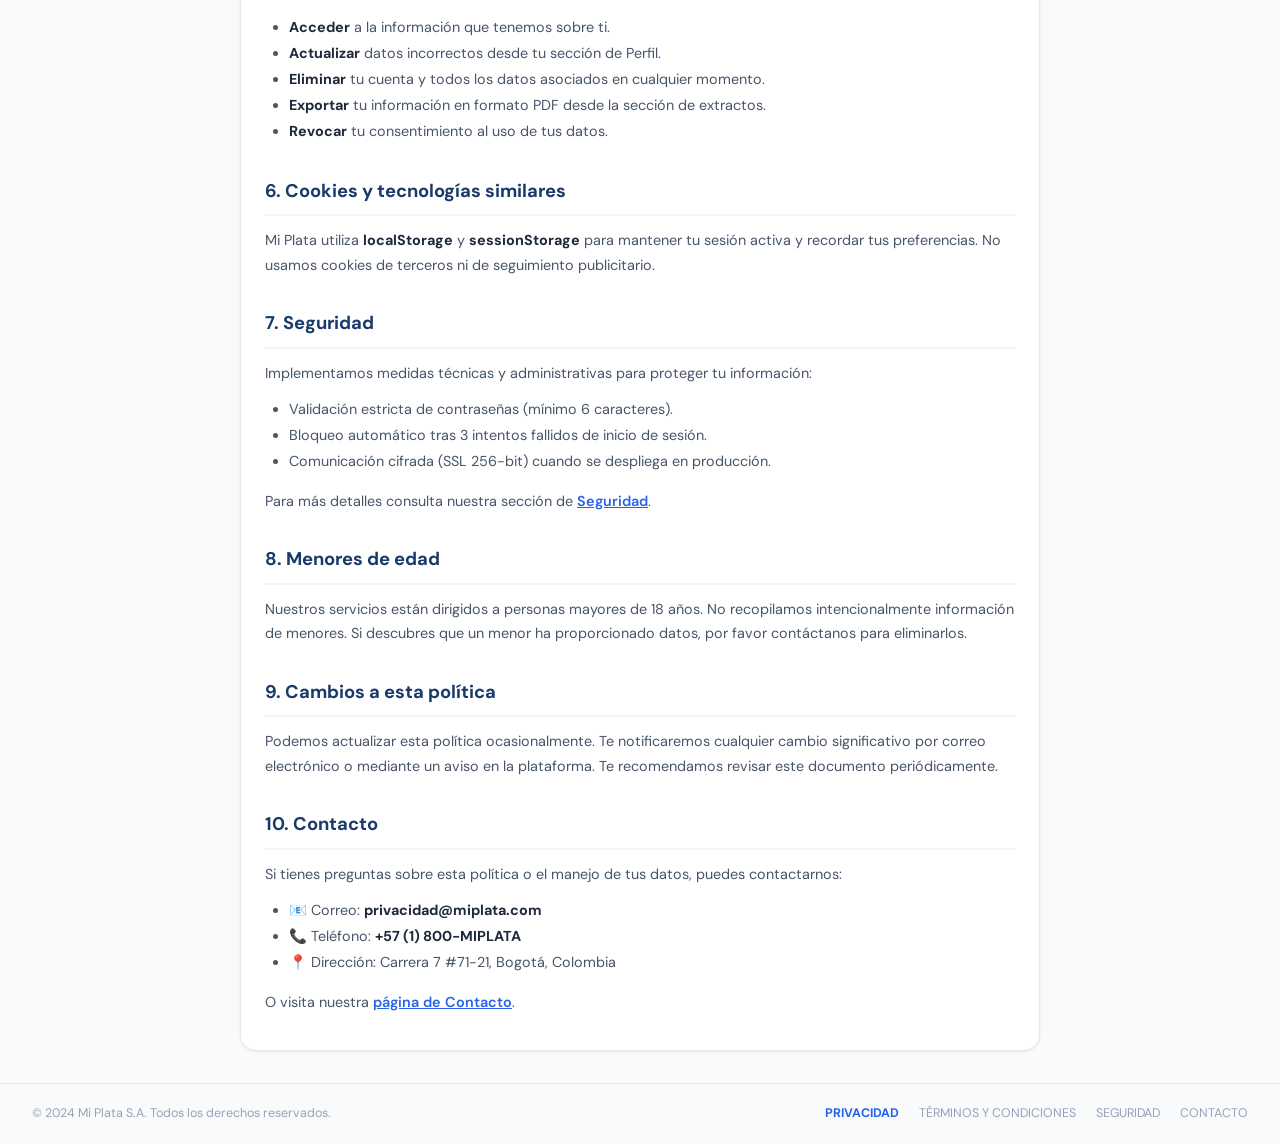
<file: Pages/Privacidad/Privacidad.html>
<!DOCTYPE html>
<html lang="es">
<head>
  <meta charset="UTF-8" />
  <meta name="viewport" content="width=device-width, initial-scale=1.0" />
  <title>Mi Plata — Política de Privacidad</title>
  <link rel="stylesheet" href="../../assets/css/global.css" />
  <style>
    .legal-doc { max-width: 800px; margin: 0 auto; }
    .legal-doc h2 {
      font-size: 1.15rem; font-weight: 700; color: var(--primary);
      margin: 32px 0 12px; padding-bottom: 8px;
      border-bottom: 2px solid var(--gray-100);
    }
    .legal-doc h3 {
      font-size: 1rem; font-weight: 600; color: var(--gray-800);
      margin: 20px 0 8px;
    }
    .legal-doc p {
      font-size: .9rem; color: var(--gray-600);
      line-height: 1.7; margin-bottom: 12px;
    }
    .legal-doc ul {
      font-size: .9rem; color: var(--gray-600);
      line-height: 1.8; margin: 0 0 14px 24px;
    }
    .legal-doc strong { color: var(--gray-800); }
    .doc-meta {
      background: var(--gray-50);
      padding: 14px 18px;
      border-radius: var(--radius-md);
      margin-bottom: 24px;
      font-size: .82rem;
      color: var(--gray-500);
    }
  </style>
</head>
<body>
<div class="app-shell">
  <aside class="sidebar" id="sidebar"></aside>
  <div class="main-content">
    <!-- Header para modo público (sin sesión) -->
    <header class="public-header" id="publicHeader" style="display:none;">
      <a href="../iniciarSesion/iniciarSesion.html" class="public-header-brand">Mi Plata<span class="brand-sub">Banca Privada</span></a>
      <nav class="public-header-nav">
        <a href="../Privacidad/Privacidad.html">Privacidad</a>
        <a href="../Terminos/Terminos.html">Términos</a>
        <a href="../Seguridad/Seguridad.html">Seguridad</a>
        <a href="../Contacto/Contacto.html">Contacto</a>
        <a href="../iniciarSesion/iniciarSesion.html" class="btn btn-primary btn-sm">Iniciar Sesión</a>
      </nav>
    </header>
    <header class="topbar">
      <div></div>
      <div class="topbar-actions">
        <button class="btn-icon" title="Notificaciones">🔔<span class="badge"></span></button>
        <button class="btn-logout" onclick="window.appLogout()">Cerrar Sesión</button>
      </div>
    </header>

    <main class="page-content">
      <div class="page-header">
        <h1 class="page-title">🔒 Política de Privacidad</h1>
        <p class="page-subtitle">Tu información personal es importante para nosotros. Conoce cómo la tratamos y protegemos.</p>
      </div>

      <div class="card legal-doc">
        <div class="doc-meta">
          📅 <strong>Última actualización:</strong> 18 de mayo de 2026 &nbsp;|&nbsp;
          📄 <strong>Versión:</strong> 2.1
        </div>

        <h2>1. Introducción</h2>
        <p>
          En <strong>Mi Plata S.A.</strong> (en adelante "Mi Plata") respetamos tu privacidad y nos comprometemos a proteger la información personal que compartes con nosotros. Esta política describe qué información recopilamos, cómo la usamos y qué derechos tienes sobre ella.
        </p>
        <p>
          Al usar nuestra plataforma de banca virtual, aceptas las prácticas descritas en este documento. Si no estás de acuerdo, te pedimos que no utilices nuestros servicios.
        </p>

        <h2>2. Información que recopilamos</h2>
        <p>Para brindarte nuestros servicios, recopilamos los siguientes datos:</p>
        <h3>2.1. Datos de identificación</h3>
        <ul>
          <li><strong>Nombre completo:</strong> tal como aparece en tu documento de identidad.</li>
          <li><strong>Número de identificación:</strong> cédula u otro documento oficial.</li>
          <li><strong>Número de celular:</strong> para verificación y notificaciones.</li>
          <li><strong>Correo electrónico:</strong> para enviarte extractos y comunicaciones importantes.</li>
        </ul>

        <h3>2.2. Credenciales de acceso</h3>
        <ul>
          <li><strong>Nombre de usuario</strong> elegido durante el registro.</li>
          <li><strong>Contraseña</strong> almacenada cifrada localmente en tu dispositivo.</li>
        </ul>

        <h3>2.3. Datos financieros</h3>
        <ul>
          <li>Historial de movimientos: consignaciones, retiros, transferencias y pagos.</li>
          <li>Saldos de tus cuentas de Ahorros, Corriente y Tarjeta de Crédito.</li>
          <li>Compras a crédito y plan de pagos asociado.</li>
        </ul>

        <h2>3. Cómo usamos tu información</h2>
        <p>Tu información se usa exclusivamente para:</p>
        <ul>
          <li>Permitirte el acceso seguro a tus cuentas.</li>
          <li>Procesar las transacciones que realices.</li>
          <li>Generar tus extractos mensuales en PDF.</li>
          <li>Detectar y prevenir fraudes o accesos no autorizados.</li>
          <li>Mejorar la experiencia de uso de la plataforma.</li>
          <li>Cumplir con obligaciones legales y regulatorias.</li>
        </ul>

        <h2>4. Almacenamiento de datos</h2>
        <p>
          Como aplicación de banca virtual demo, los datos se almacenan en el <strong>almacenamiento local de tu navegador</strong> (localStorage). Esto significa que:
        </p>
        <ul>
          <li>Tus datos permanecen en tu dispositivo y no se envían a servidores externos.</li>
          <li>Si limpias el caché o usas el modo incógnito, perderás tu información.</li>
          <li>No compartimos información con terceros ni hacemos análisis externos.</li>
        </ul>

        <h2>5. Tus derechos</h2>
        <p>Como titular de los datos, tienes derecho a:</p>
        <ul>
          <li><strong>Acceder</strong> a la información que tenemos sobre ti.</li>
          <li><strong>Actualizar</strong> datos incorrectos desde tu sección de Perfil.</li>
          <li><strong>Eliminar</strong> tu cuenta y todos los datos asociados en cualquier momento.</li>
          <li><strong>Exportar</strong> tu información en formato PDF desde la sección de extractos.</li>
          <li><strong>Revocar</strong> tu consentimiento al uso de tus datos.</li>
        </ul>

        <h2>6. Cookies y tecnologías similares</h2>
        <p>
          Mi Plata utiliza <strong>localStorage</strong> y <strong>sessionStorage</strong> para mantener tu sesión activa y recordar tus preferencias. No usamos cookies de terceros ni de seguimiento publicitario.
        </p>

        <h2>7. Seguridad</h2>
        <p>
          Implementamos medidas técnicas y administrativas para proteger tu información:
        </p>
        <ul>
          <li>Validación estricta de contraseñas (mínimo 6 caracteres).</li>
          <li>Bloqueo automático tras 3 intentos fallidos de inicio de sesión.</li>
          <li>Comunicación cifrada (SSL 256-bit) cuando se despliega en producción.</li>
        </ul>
        <p>Para más detalles consulta nuestra sección de <a href="../Seguridad/Seguridad.html" style="color:var(--accent);font-weight:600;">Seguridad</a>.</p>

        <h2>8. Menores de edad</h2>
        <p>
          Nuestros servicios están dirigidos a personas mayores de 18 años. No recopilamos intencionalmente información de menores. Si descubres que un menor ha proporcionado datos, por favor contáctanos para eliminarlos.
        </p>

        <h2>9. Cambios a esta política</h2>
        <p>
          Podemos actualizar esta política ocasionalmente. Te notificaremos cualquier cambio significativo por correo electrónico o mediante un aviso en la plataforma. Te recomendamos revisar este documento periódicamente.
        </p>

        <h2>10. Contacto</h2>
        <p>
          Si tienes preguntas sobre esta política o el manejo de tus datos, puedes contactarnos:
        </p>
        <ul>
          <li>📧 Correo: <strong>privacidad@miplata.com</strong></li>
          <li>📞 Teléfono: <strong>+57 (1) 800-MIPLATA</strong></li>
          <li>📍 Dirección: Carrera 7 #71-21, Bogotá, Colombia</li>
        </ul>
        <p>
          O visita nuestra <a href="../Contacto/Contacto.html" style="color:var(--accent);font-weight:600;">página de Contacto</a>.
        </p>
      </div>
    </main>

    <footer class="page-footer">
      <span>© 2024 Mi Plata S.A. Todos los derechos reservados.</span>
      <div class="footer-links">
        <a href="../Privacidad/Privacidad.html" style="font-weight:700;color:var(--accent);">PRIVACIDAD</a>
        <a href="../Terminos/Terminos.html">TÉRMINOS Y CONDICIONES</a>
        <a href="../Seguridad/Seguridad.html">SEGURIDAD</a>
        <a href="../Contacto/Contacto.html">CONTACTO</a>
      </div>
    </footer>
  </div>
</div>
<script type="module">
  import { AppState, buildSidebar } from '../../assets/app.js';
  if (AppState.getClienteActivo()) {
    buildSidebar('');
  } else {
    // Modo público: ocultar sidebar/topbar y mostrar header alternativo
    document.body.classList.add('public-mode');
    document.getElementById('publicHeader').style.display = '';
  }
</script>
</body>
</html>
</file>
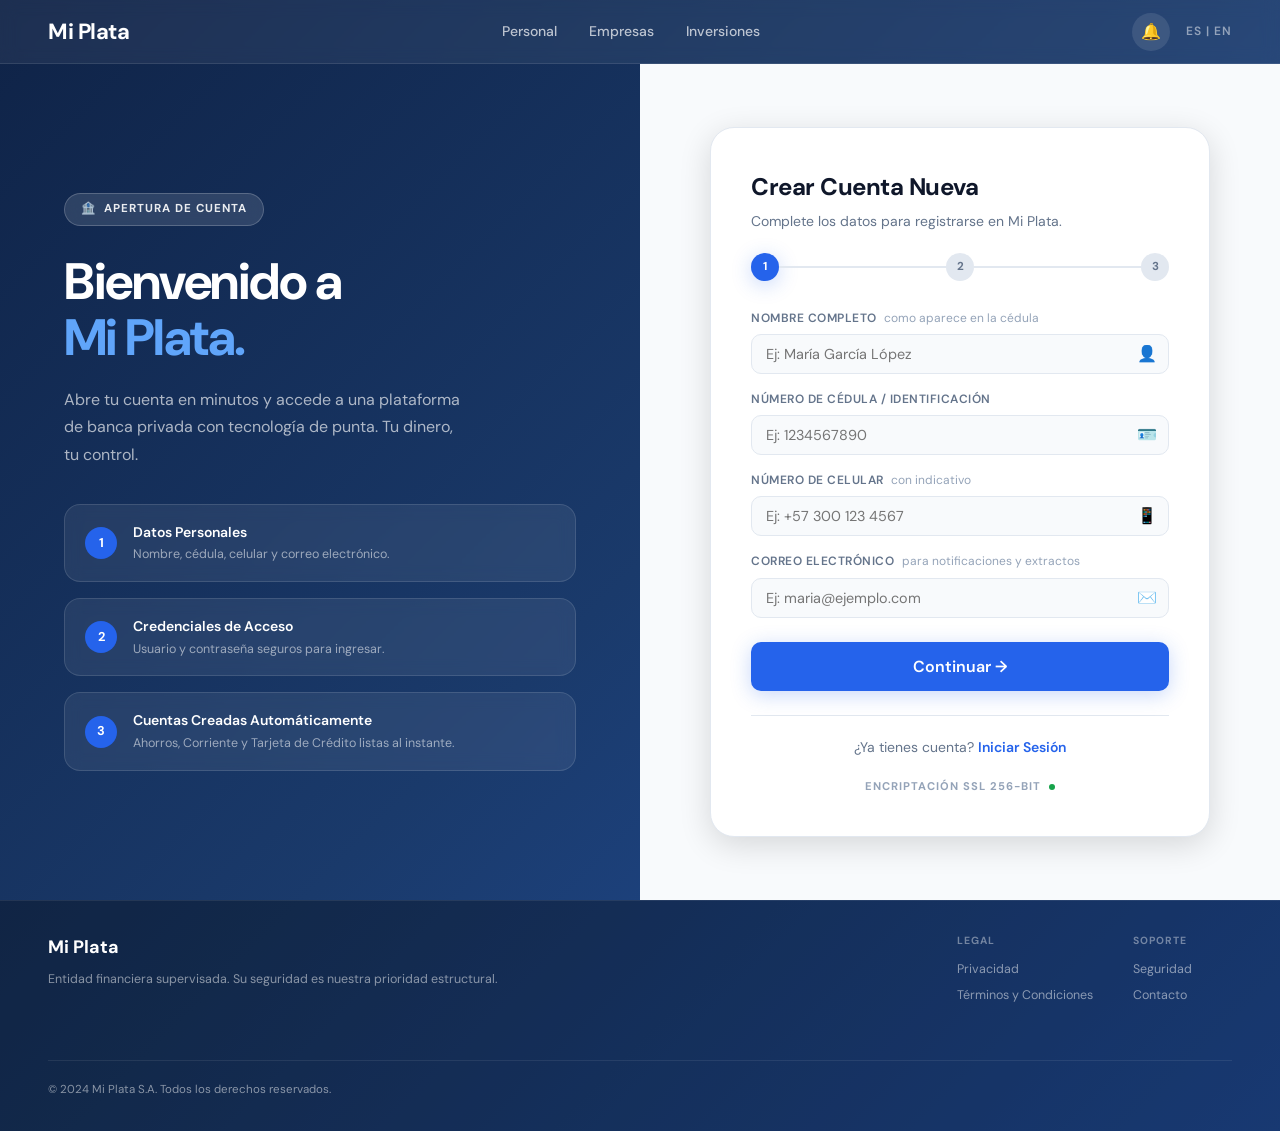
<file: Pages/registrar/registrar.html>
<!DOCTYPE html>
<html lang="es">
<head>
  <meta charset="UTF-8" />
  <meta name="viewport" content="width=device-width, initial-scale=1.0" />
  <title>Mi Plata — Crear Cuenta</title>
  <link rel="stylesheet" href="../../assets/css/global.css" />
  <link rel="stylesheet" href="registrar.css" />
</head>
<body class="login-body">

  <!-- ── NAV TOP ── -->
  <header class="login-header">
    <div class="login-logo">Mi Plata</div>
    <nav class="login-nav">
      <a href="#">Personal</a>
      <a href="#">Empresas</a>
      <a href="#">Inversiones</a>
    </nav>
    <div class="login-nav-right">
      <button class="btn-icon">🔔</button>
      <span class="lang-switch">ES | EN</span>
    </div>
  </header>

  <!-- ── SPLIT LAYOUT ── -->
  <main class="login-main">

    <!-- Left: Hero -->
    <section class="login-hero">
      <div class="hero-badge">
        <span>🏦</span> APERTURA DE CUENTA
      </div>
      <h1 class="hero-title">
        Bienvenido a<br>
        <span class="hero-highlight">Mi Plata.</span>
      </h1>
      <p class="hero-desc">
        Abre tu cuenta en minutos y accede a una plataforma de banca privada
        con tecnología de punta. Tu dinero, tu control.
      </p>
      <div class="hero-steps">
        <div class="step-card">
          <div class="step-num">1</div>
          <div>
            <div class="step-title">Datos Personales</div>
            <div class="step-desc">Nombre, cédula, celular y correo electrónico.</div>
          </div>
        </div>
        <div class="step-card">
          <div class="step-num">2</div>
          <div>
            <div class="step-title">Credenciales de Acceso</div>
            <div class="step-desc">Usuario y contraseña seguros para ingresar.</div>
          </div>
        </div>
        <div class="step-card">
          <div class="step-num">3</div>
          <div>
            <div class="step-title">Cuentas Creadas Automáticamente</div>
            <div class="step-desc">Ahorros, Corriente y Tarjeta de Crédito listas al instante.</div>
          </div>
        </div>
      </div>
    </section>

    <!-- Right: Form -->
    <section class="login-form-section">
      <div class="login-card">
        <h2 class="login-card-title">Crear Cuenta Nueva</h2>
        <p class="login-card-sub">Complete los datos para registrarse en Mi Plata.</p>

        <!-- Stepper visual -->
        <div class="stepper">
          <div class="step-dot active" id="dot1">1</div>
          <div class="step-line"      id="line1"></div>
          <div class="step-dot"       id="dot2">2</div>
          <div class="step-line"      id="line2"></div>
          <div class="step-dot"       id="dot3">3</div>
        </div>

        <!-- ── PASO 1: Datos Personales ── -->
        <div id="paso1">
          <div class="form-group mt-8">
            <label class="form-label" for="nombreCompleto">
              Nombre Completo <span class="label-hint">como aparece en la cédula</span>
            </label>
            <div class="input-wrapper">
              <input class="form-control" type="text" id="nombreCompleto"
                placeholder="Ej: María García López" autocomplete="name" />
              <span class="input-icon">👤</span>
            </div>
            <div class="form-error hidden" id="errNombre">⚠ Ingresa tu nombre completo.</div>
          </div>

          <div class="form-group mt-16">
            <label class="form-label" for="identificacion">
              Número de Cédula / Identificación
            </label>
            <div class="input-wrapper">
              <input class="form-control" type="text" id="identificacion"
                placeholder="Ej: 1234567890" autocomplete="off" />
              <span class="input-icon">🪪</span>
            </div>
            <div class="form-error hidden" id="errId">⚠ Ingresa tu número de identificación.</div>
          </div>

          <div class="form-group mt-16">
            <label class="form-label" for="celular">
              Número de Celular <span class="label-hint">con indicativo</span>
            </label>
            <div class="input-wrapper">
              <input class="form-control" type="tel" id="celular"
                placeholder="Ej: +57 300 123 4567" autocomplete="tel" />
              <span class="input-icon">📱</span>
            </div>
            <div class="form-error hidden" id="errCelular">⚠ Ingresa tu número de celular.</div>
          </div>

          <div class="form-group mt-16">
            <label class="form-label" for="correo">
              Correo Electrónico <span class="label-hint">para notificaciones y extractos</span>
            </label>
            <div class="input-wrapper">
              <input class="form-control" type="email" id="correo"
                placeholder="Ej: maria@ejemplo.com" autocomplete="email" />
              <span class="input-icon">✉️</span>
            </div>
            <div class="form-error hidden" id="errCorreo">⚠ Ingresa un correo electrónico válido.</div>
          </div>

          <button class="btn btn-primary btn-full btn-lg mt-24" id="btnPaso1">
            Continuar →
          </button>
          <div class="divider mt-24"></div>
          <p style="text-align:center; font-size:.875rem; color:var(--gray-500);">
            ¿Ya tienes cuenta?
            <a href="../iniciarSesion/iniciarSesion.html" style="color:var(--accent); font-weight:600; text-decoration:none;">
              Iniciar Sesión
            </a>
          </p>
        </div>

        <!-- ── PASO 2: Credenciales ── -->
        <div id="paso2" class="hidden">
          <div class="form-group mt-8">
            <label class="form-label" for="usuario">
              Nombre de Usuario <span class="label-hint">para iniciar sesión</span>
            </label>
            <div class="input-wrapper">
              <input class="form-control" type="text" id="usuario"
                placeholder="Ej: mariagarcia" autocomplete="username" />
              <span class="input-icon" id="iconUsuario">🔍</span>
            </div>
            <div class="form-error hidden" id="errUsuario">⚠ El usuario debe tener al menos 4 caracteres.</div>
            <div class="form-hint" id="hintUsuario">Sin espacios ni caracteres especiales.</div>
          </div>

          <div class="form-group mt-16">
            <label class="form-label" for="contrasena">Contraseña</label>
            <div class="input-wrapper">
              <input class="form-control" type="password" id="contrasena"
                placeholder="Mínimo 6 caracteres" autocomplete="new-password" />
              <button type="button" class="input-icon" id="togglePw1">🔒</button>
            </div>
            <div class="pw-strength">
              <div class="pw-bar"><div class="pw-fill" id="pwFill"></div></div>
              <span class="pw-label" id="pwLabel">Ingresa una contraseña</span>
            </div>
            <div class="form-error hidden" id="errPass">⚠ La contraseña debe tener al menos 6 caracteres.</div>
          </div>

          <div class="form-group mt-16">
            <label class="form-label" for="confirmarPass">Confirmar Contraseña</label>
            <div class="input-wrapper">
              <input class="form-control" type="password" id="confirmarPass"
                placeholder="Repite tu contraseña" autocomplete="new-password" />
              <button type="button" class="input-icon" id="togglePw2">🔒</button>
            </div>
            <div class="form-error hidden" id="errConfirm">⚠ Las contraseñas no coinciden.</div>
          </div>

          <div class="flex gap-16 mt-24">
            <button class="btn btn-secondary" style="flex:1;" id="btnVolver1">← Volver</button>
            <button class="btn btn-primary"   style="flex:2;" id="btnPaso2">Revisar →</button>
          </div>
        </div>

        <!-- ── PASO 3: Resumen y confirmación ── -->
        <div id="paso3" class="hidden">
          <div class="alert alert-info mt-8" style="margin-bottom:20px;">
            <span>ℹ️</span>
            <span>Revisa tus datos antes de crear la cuenta. No podrás cambiar la identificación.</span>
          </div>

          <div class="card" style="background:var(--gray-50); margin-bottom:16px;">
            <div style="display:grid; grid-template-columns:1fr 1fr; gap:12px;">
              <div>
                <div class="form-label">Nombre</div>
                <div style="font-weight:600; color:var(--gray-800);" id="resNombre">—</div>
              </div>
              <div>
                <div class="form-label">Identificación</div>
                <div style="font-weight:600; color:var(--gray-800);" id="resId">—</div>
              </div>
              <div>
                <div class="form-label">Celular</div>
                <div style="font-weight:600; color:var(--gray-800);" id="resCelular">—</div>
              </div>
              <div>
                <div class="form-label">Correo</div>
                <div style="font-weight:600; color:var(--gray-800);" id="resCorreo">—</div>
              </div>
              <div style="grid-column:1 / -1;">
                <div class="form-label">Usuario</div>
                <div style="font-weight:600; color:var(--accent);" id="resUsuario">—</div>
              </div>
            </div>
          </div>

          <div style="font-size:.78rem; font-weight:700; color:var(--gray-500); text-transform:uppercase; letter-spacing:.5px; margin-bottom:10px;">
            Productos que se crearán automáticamente:
          </div>
          <div style="display:flex; flex-direction:column; gap:8px; margin-bottom:20px;">
            <div class="cuenta-preview">
              <div class="cuenta-preview-label">Cuenta de Ahorros</div>
              <div class="cuenta-preview-num">•••• ---- ----</div>
              <div class="cuenta-preview-tipo">Saldo inicial: $0 | Tasa 1.5% mensual</div>
            </div>
            <div style="display:grid; grid-template-columns:1fr 1fr; gap:8px;">
              <div style="background:var(--gray-800); border-radius:var(--radius-md); padding:14px 16px; color:var(--white);">
                <div style="font-size:.65rem; opacity:.6; text-transform:uppercase; font-weight:700; letter-spacing:.8px;">Cuenta Corriente</div>
                <div style="font-family:var(--font-mono); font-size:1rem; margin-top:4px;">•••• ----</div>
              </div>
              <div style="background:linear-gradient(135deg,#1E3A5F,#2563EB); border-radius:var(--radius-md); padding:14px 16px; color:var(--white);">
                <div style="font-size:.65rem; opacity:.6; text-transform:uppercase; font-weight:700; letter-spacing:.8px;">Tarjeta Crédito</div>
                <div style="font-family:var(--font-mono); font-size:1rem; margin-top:4px;">Cupo $5,000,000</div>
              </div>
            </div>
          </div>

          <div class="flex gap-16">
            <button class="btn btn-secondary" style="flex:1;" id="btnVolver2">← Editar</button>
            <button class="btn btn-primary"   style="flex:2;" id="btnRegistrar">
              ✅ Crear Mi Cuenta
            </button>
          </div>
        </div>

        <p class="ssl-note">ENCRIPTACIÓN SSL 256-BIT <span class="ssl-dot"></span></p>
      </div>
    </section>
  </main>

  <!-- ── FOOTER ── -->
  <footer class="login-footer">
    <div>
      <div class="footer-brand">Mi Plata</div>
      <p>Entidad financiera supervisada. Su seguridad es nuestra prioridad estructural.</p>
    </div>
    <div class="footer-cols">
      <div>
        <div class="footer-col-title">LEGAL</div>
        <a href="../Privacidad/Privacidad.html">Privacidad</a>
        <a href="../Terminos/Terminos.html">Términos y Condiciones</a>
      </div>
      <div>
        <div class="footer-col-title">SOPORTE</div>
        <a href="../Seguridad/Seguridad.html">Seguridad</a>
        <a href="../Contacto/Contacto.html">Contacto</a>
      </div>
    </div>
    <div class="footer-copy">© 2024 Mi Plata S.A. Todos los derechos reservados.</div>
  </footer>

  <script type="module" src="registrar.js"></script>
</body>
</html>
</file>
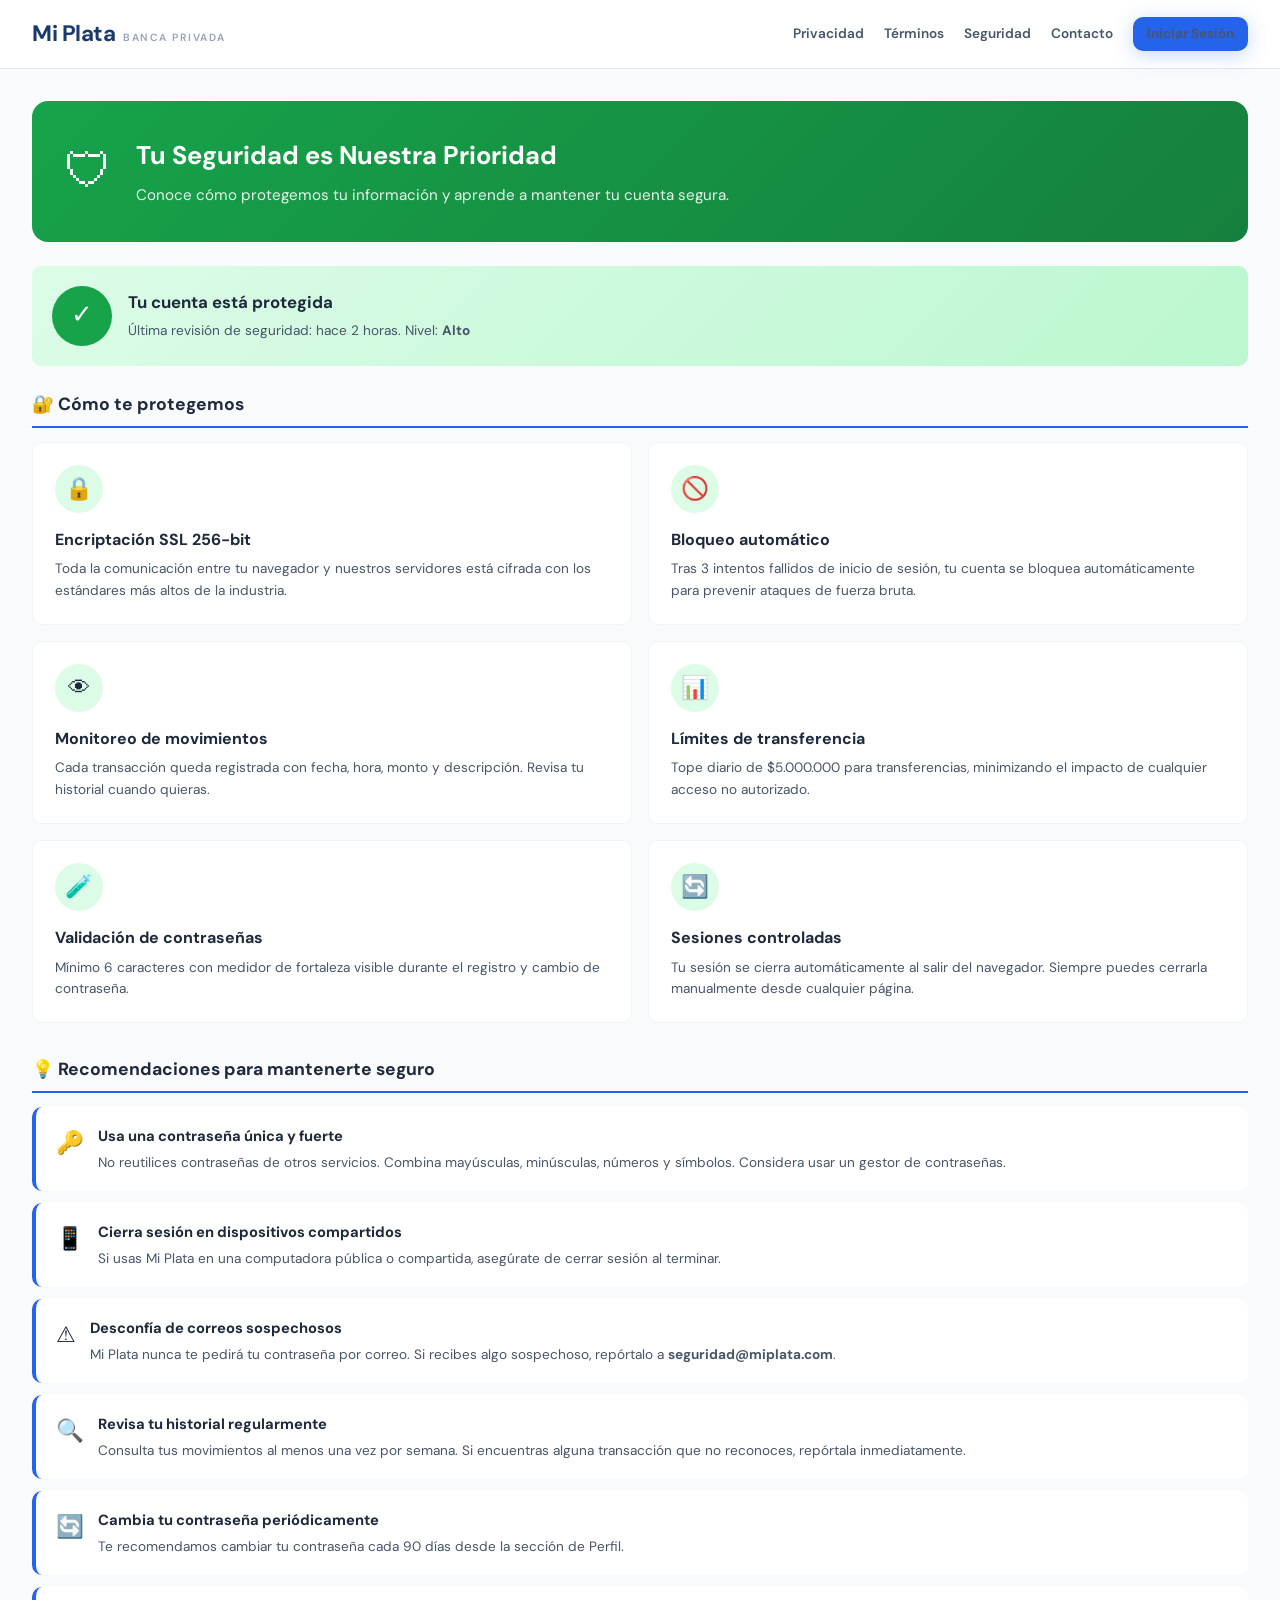
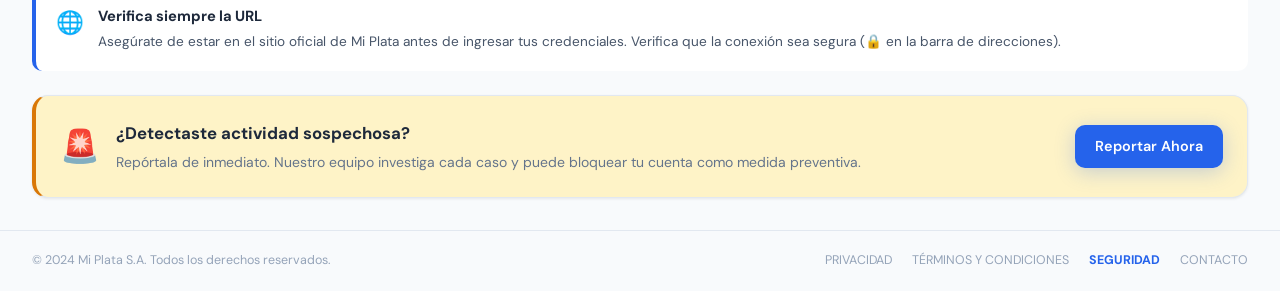
<file: Pages/Seguridad/Seguridad.html>
<!DOCTYPE html>
<html lang="es">
<head>
  <meta charset="UTF-8" />
  <meta name="viewport" content="width=device-width, initial-scale=1.0" />
  <title>Mi Plata — Seguridad</title>
  <link rel="stylesheet" href="../../assets/css/global.css" />
  <style>
    .seg-hero {
      background: linear-gradient(135deg, #16A34A, #15803D);
      color: var(--white);
      border-radius: var(--radius-lg);
      padding: 32px;
      margin-bottom: 24px;
      display: flex;
      align-items: center;
      gap: 24px;
    }
    .seg-hero-icon { font-size: 3rem; }
    .seg-hero h1 { font-size: 1.6rem; font-weight: 700; margin-bottom: 6px; }
    .seg-hero p { opacity: .9; font-size: .95rem; }

    .seg-grid {
      display: grid;
      grid-template-columns: 1fr 1fr;
      gap: 16px;
      margin-bottom: 32px;
    }
    @media (max-width: 640px) {
      .seg-grid { grid-template-columns: 1fr; }
      .seg-hero { flex-direction: column; text-align: center; gap: 12px; }
    }
    .seg-feature {
      background: var(--white);
      border-radius: var(--radius-md);
      padding: 22px;
      border: 1px solid var(--gray-100);
    }
    .seg-feature-icon {
      width: 48px; height: 48px;
      border-radius: 50%;
      background: #DCFCE7;
      display: flex; align-items: center; justify-content: center;
      font-size: 1.4rem;
      margin-bottom: 14px;
    }
    .seg-feature-title { font-size: 1rem; font-weight: 700; color: var(--gray-800); margin-bottom: 6px; }
    .seg-feature-desc { font-size: .85rem; color: var(--gray-600); line-height: 1.6; }

    .tip-card {
      background: var(--white);
      border-radius: var(--radius-md);
      padding: 18px 20px;
      border-left: 4px solid var(--accent);
      margin-bottom: 12px;
      display: flex;
      gap: 14px;
      align-items: flex-start;
    }
    .tip-card .tip-icon { font-size: 1.4rem; flex-shrink: 0; }
    .tip-card .tip-content { flex: 1; }
    .tip-card .tip-title { font-weight: 700; color: var(--gray-800); font-size: .92rem; margin-bottom: 4px; }
    .tip-card .tip-desc { font-size: .85rem; color: var(--gray-600); line-height: 1.5; }

    .seg-status {
      background: linear-gradient(135deg, #DCFCE7, #BBF7D0);
      border-radius: var(--radius-md);
      padding: 20px;
      display: flex;
      align-items: center;
      gap: 16px;
      margin-bottom: 24px;
    }
    .status-circle {
      width: 60px; height: 60px;
      border-radius: 50%;
      background: var(--success);
      color: white;
      display: flex; align-items: center; justify-content: center;
      font-size: 1.6rem;
      flex-shrink: 0;
    }
    .status-info h3 { font-size: 1.05rem; color: var(--gray-800); margin-bottom: 4px; }
    .status-info p { font-size: .85rem; color: var(--gray-600); }

    .section-title {
      font-size: 1.1rem; font-weight: 700; color: var(--gray-800);
      margin: 24px 0 14px; padding-bottom: 8px;
      border-bottom: 2px solid var(--accent);
    }
  </style>
</head>
<body>
<div class="app-shell">
  <aside class="sidebar" id="sidebar"></aside>
  <div class="main-content">
    <!-- Header para modo público (sin sesión) -->
    <header class="public-header" id="publicHeader" style="display:none;">
      <a href="../iniciarSesion/iniciarSesion.html" class="public-header-brand">Mi Plata<span class="brand-sub">Banca Privada</span></a>
      <nav class="public-header-nav">
        <a href="../Privacidad/Privacidad.html">Privacidad</a>
        <a href="../Terminos/Terminos.html">Términos</a>
        <a href="../Seguridad/Seguridad.html">Seguridad</a>
        <a href="../Contacto/Contacto.html">Contacto</a>
        <a href="../iniciarSesion/iniciarSesion.html" class="btn btn-primary btn-sm">Iniciar Sesión</a>
      </nav>
    </header>
    <header class="topbar">
      <div></div>
      <div class="topbar-actions">
        <button class="btn-icon" title="Notificaciones">🔔<span class="badge"></span></button>
        <button class="btn-logout" onclick="window.appLogout()">Cerrar Sesión</button>
      </div>
    </header>

    <main class="page-content">
      <div class="seg-hero">
        <div class="seg-hero-icon">🛡</div>
        <div>
          <h1>Tu Seguridad es Nuestra Prioridad</h1>
          <p>Conoce cómo protegemos tu información y aprende a mantener tu cuenta segura.</p>
        </div>
      </div>

      <!-- Estado de seguridad de la cuenta -->
      <div class="seg-status">
        <div class="status-circle">✓</div>
        <div class="status-info">
          <h3>Tu cuenta está protegida</h3>
          <p>Última revisión de seguridad: hace 2 horas. Nivel: <strong>Alto</strong></p>
        </div>
      </div>

      <!-- Medidas de seguridad implementadas -->
      <div class="section-title">🔐 Cómo te protegemos</div>
      <div class="seg-grid">
        <div class="seg-feature">
          <div class="seg-feature-icon">🔒</div>
          <div class="seg-feature-title">Encriptación SSL 256-bit</div>
          <div class="seg-feature-desc">Toda la comunicación entre tu navegador y nuestros servidores está cifrada con los estándares más altos de la industria.</div>
        </div>
        <div class="seg-feature">
          <div class="seg-feature-icon">🚫</div>
          <div class="seg-feature-title">Bloqueo automático</div>
          <div class="seg-feature-desc">Tras 3 intentos fallidos de inicio de sesión, tu cuenta se bloquea automáticamente para prevenir ataques de fuerza bruta.</div>
        </div>
        <div class="seg-feature">
          <div class="seg-feature-icon">👁</div>
          <div class="seg-feature-title">Monitoreo de movimientos</div>
          <div class="seg-feature-desc">Cada transacción queda registrada con fecha, hora, monto y descripción. Revisa tu historial cuando quieras.</div>
        </div>
        <div class="seg-feature">
          <div class="seg-feature-icon">📊</div>
          <div class="seg-feature-title">Límites de transferencia</div>
          <div class="seg-feature-desc">Tope diario de $5.000.000 para transferencias, minimizando el impacto de cualquier acceso no autorizado.</div>
        </div>
        <div class="seg-feature">
          <div class="seg-feature-icon">🧪</div>
          <div class="seg-feature-title">Validación de contraseñas</div>
          <div class="seg-feature-desc">Mínimo 6 caracteres con medidor de fortaleza visible durante el registro y cambio de contraseña.</div>
        </div>
        <div class="seg-feature">
          <div class="seg-feature-icon">🔄</div>
          <div class="seg-feature-title">Sesiones controladas</div>
          <div class="seg-feature-desc">Tu sesión se cierra automáticamente al salir del navegador. Siempre puedes cerrarla manualmente desde cualquier página.</div>
        </div>
      </div>

      <!-- Recomendaciones para el usuario -->
      <div class="section-title">💡 Recomendaciones para mantenerte seguro</div>

      <div class="tip-card">
        <span class="tip-icon">🔑</span>
        <div class="tip-content">
          <div class="tip-title">Usa una contraseña única y fuerte</div>
          <div class="tip-desc">No reutilices contraseñas de otros servicios. Combina mayúsculas, minúsculas, números y símbolos. Considera usar un gestor de contraseñas.</div>
        </div>
      </div>

      <div class="tip-card">
        <span class="tip-icon">📱</span>
        <div class="tip-content">
          <div class="tip-title">Cierra sesión en dispositivos compartidos</div>
          <div class="tip-desc">Si usas Mi Plata en una computadora pública o compartida, asegúrate de cerrar sesión al terminar.</div>
        </div>
      </div>

      <div class="tip-card">
        <span class="tip-icon">⚠</span>
        <div class="tip-content">
          <div class="tip-title">Desconfía de correos sospechosos</div>
          <div class="tip-desc">Mi Plata nunca te pedirá tu contraseña por correo. Si recibes algo sospechoso, repórtalo a <strong>seguridad@miplata.com</strong>.</div>
        </div>
      </div>

      <div class="tip-card">
        <span class="tip-icon">🔍</span>
        <div class="tip-content">
          <div class="tip-title">Revisa tu historial regularmente</div>
          <div class="tip-desc">Consulta tus movimientos al menos una vez por semana. Si encuentras alguna transacción que no reconoces, repórtala inmediatamente.</div>
        </div>
      </div>

      <div class="tip-card">
        <span class="tip-icon">🔄</span>
        <div class="tip-content">
          <div class="tip-title">Cambia tu contraseña periódicamente</div>
          <div class="tip-desc">Te recomendamos cambiar tu contraseña cada 90 días desde la sección de Perfil.</div>
        </div>
      </div>

      <div class="tip-card">
        <span class="tip-icon">🌐</span>
        <div class="tip-content">
          <div class="tip-title">Verifica siempre la URL</div>
          <div class="tip-desc">Asegúrate de estar en el sitio oficial de Mi Plata antes de ingresar tus credenciales. Verifica que la conexión sea segura (🔒 en la barra de direcciones).</div>
        </div>
      </div>

      <!-- Reportar problema -->
      <div class="card mt-24" style="background:#FEF3C7;border-left:4px solid var(--warning);padding:24px;">
        <div style="display:flex;gap:16px;align-items:center;">
          <span style="font-size:2rem;">🚨</span>
          <div style="flex:1;">
            <h3 style="font-size:1.05rem;color:var(--gray-800);margin-bottom:4px;">¿Detectaste actividad sospechosa?</h3>
            <p class="text-sm text-muted" style="margin-bottom:0;">Repórtala de inmediato. Nuestro equipo investiga cada caso y puede bloquear tu cuenta como medida preventiva.</p>
          </div>
          <a href="../Contacto/Contacto.html" class="btn btn-primary">Reportar Ahora</a>
        </div>
      </div>
    </main>

    <footer class="page-footer">
      <span>© 2024 Mi Plata S.A. Todos los derechos reservados.</span>
      <div class="footer-links">
        <a href="../Privacidad/Privacidad.html">PRIVACIDAD</a>
        <a href="../Terminos/Terminos.html">TÉRMINOS Y CONDICIONES</a>
        <a href="../Seguridad/Seguridad.html" style="font-weight:700;color:var(--accent);">SEGURIDAD</a>
        <a href="../Contacto/Contacto.html">CONTACTO</a>
      </div>
    </footer>
  </div>
</div>
<script type="module">
  import { AppState, buildSidebar } from '../../assets/app.js';
  if (AppState.getClienteActivo()) {
    buildSidebar('');
  } else {
    document.body.classList.add('public-mode');
    document.getElementById('publicHeader').style.display = '';
  }
</script>
</body>
</html>
</file>
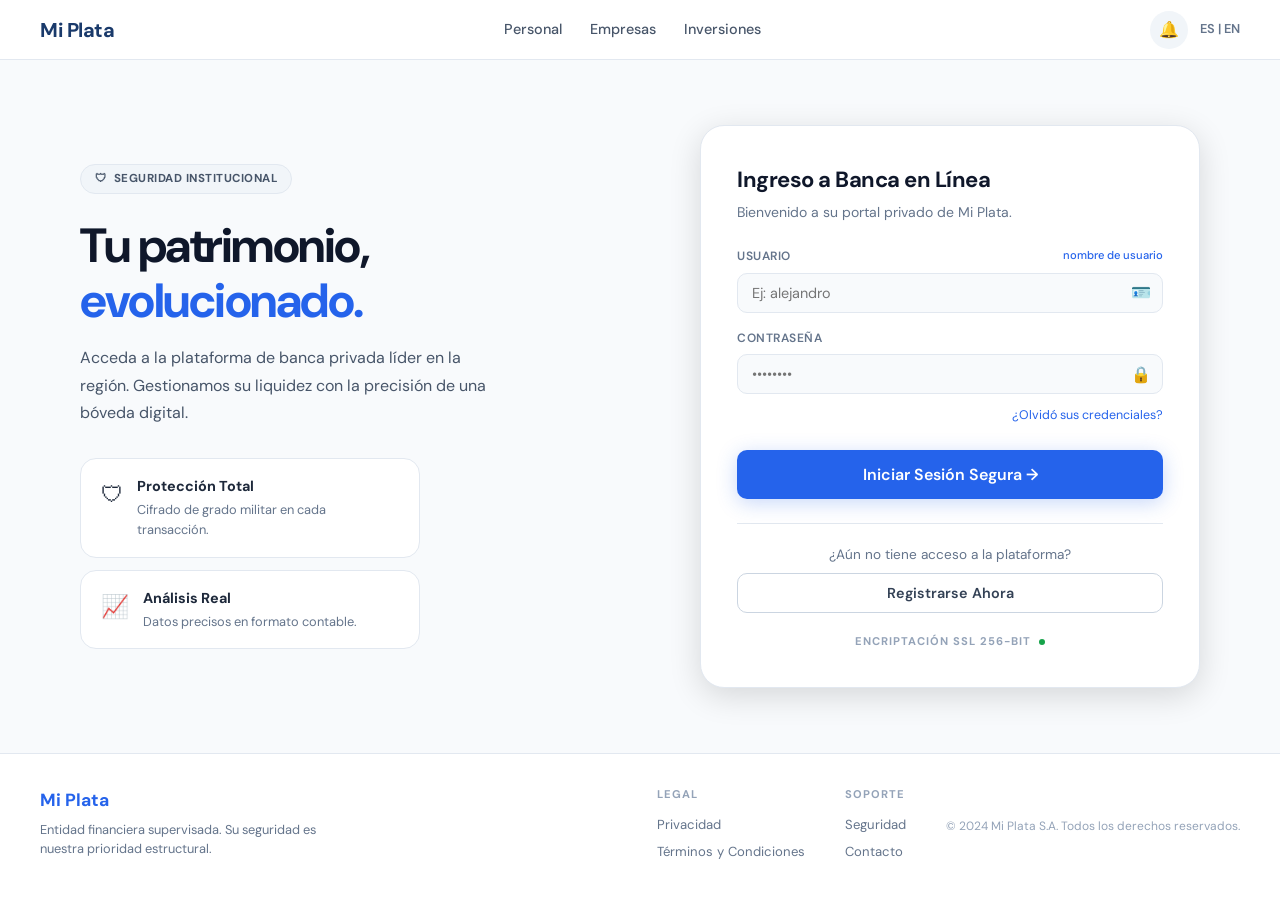
<file: Pages/TarjetaCredito/TarjetaCredito.html>
<!DOCTYPE html>
<html lang="es">
<head>
  <meta charset="UTF-8" />
  <meta name="viewport" content="width=device-width, initial-scale=1.0" />
  <title>Mi Plata — Tarjeta de Crédito</title>
  <link rel="stylesheet" href="../../assets/css/global.css" />
  <style>
    .sim-grid { display:grid; grid-template-columns:380px 1fr; gap:24px; }

    @media (max-width: 768px) {
      .sim-grid    { grid-template-columns:1fr; }
      .tc-summary  { grid-template-columns:repeat(2, 1fr) !important; }
      .compra-grid { grid-template-columns:1fr !important; }
      .page-header { flex-direction:column; align-items:flex-start !important; gap:12px; }
    }
    @media (max-width: 400px) {
      .tc-summary  { grid-template-columns:1fr !important; }
    }
    .tasa-badge {
      background:#EFF6FF; border:1px solid #BFDBFE;
      border-radius:var(--radius-md); padding:6px 14px;
      font-size:.78rem; font-weight:700; color:#1E40AF;
      display:inline-flex; align-items:center; gap:6px;
    }
    .amort-table th { background:var(--gray-50); }
    .interes-cell { color:var(--error); font-weight:600; }
    .cuota-num { font-weight:700; color:var(--gray-500); }
    .export-link { font-size:.8rem; color:var(--accent); font-weight:700; text-decoration:none; }
    .export-link:hover { text-decoration:underline; }
    .sin-interes-note {
      background:#EFF6FF; border:1px solid #BFDBFE; border-radius:var(--radius-md);
      padding:14px 16px; margin-top:16px;
    }

    /* ── Resumen tarjeta ── */
    .tc-summary {
      display:grid; grid-template-columns:repeat(4, 1fr); gap:16px;
      margin-bottom:24px;
    }
    .tc-stat {
      background:var(--white); border:1px solid var(--gray-200);
      border-radius:var(--radius-lg); padding:18px 20px;
    }
    .tc-stat-label {
      font-size:.7rem; font-weight:700; color:var(--gray-500);
      text-transform:uppercase; letter-spacing:.5px;
    }
    .tc-stat-value {
      font-family:var(--font-mono); font-size:1.3rem; font-weight:700;
      color:var(--gray-900); margin-top:6px;
    }
    .tc-stat-value.neg { color:var(--error); }
    .tc-stat-value.pos { color:var(--success); }
    .tc-stat-hint {
      font-size:.7rem; color:var(--gray-400); margin-top:6px;
    }
    .tc-stat-highlight {
      border-color:var(--accent);
      box-shadow:0 0 0 2px rgba(37,99,235,0.08);
    }
    .cupo-bar {
      height:6px; background:var(--gray-200);
      border-radius:99px; margin-top:10px; overflow:hidden;
    }
    .cupo-bar-fill {
      height:100%; background:var(--accent);
      border-radius:99px; transition:width .4s ease, background .3s;
    }

    /* ── Compras activas ── */
    .compra-card {
      background:var(--white); border:1px solid var(--gray-200);
      border-radius:var(--radius-lg); padding:18px 20px; margin-bottom:14px;
    }
    .compra-head {
      display:flex; justify-content:space-between; align-items:flex-start;
      gap:12px; margin-bottom:12px;
    }
    .compra-desc { font-size:.95rem; font-weight:700; color:var(--gray-800); }
    .compra-meta { font-size:.75rem; color:var(--gray-500); margin-top:2px; }
    .compra-monto {
      font-family:var(--font-mono); font-size:1.1rem;
      font-weight:700; color:var(--gray-900); text-align:right;
    }
    .compra-grid {
      display:grid; grid-template-columns:repeat(3, 1fr); gap:12px;
      margin:12px 0;
    }
    .compra-grid-item {
      background:var(--gray-50); border-radius:var(--radius-md); padding:10px 12px;
    }
    .compra-grid-label {
      font-size:.65rem; font-weight:700; color:var(--gray-500);
      text-transform:uppercase; letter-spacing:.5px;
    }
    .compra-grid-value {
      font-family:var(--font-mono); font-size:.9rem; font-weight:700;
      color:var(--gray-800); margin-top:4px;
    }
    .compra-progress {
      height:8px; background:var(--gray-200);
      border-radius:99px; margin:6px 0 12px; overflow:hidden;
    }
    .compra-progress-fill {
      height:100%; background:var(--accent); border-radius:99px;
      transition:width .4s ease;
    }
    .compra-actions { display:flex; gap:10px; }
    .compra-actions .btn { flex:1; justify-content:center; }
    .compra-pagada {
      background:var(--success-bg); border-color:#BBF7D0;
      opacity:.85;
    }
    .compra-pagada-chip {
      background:var(--success); color:var(--white);
      font-size:.7rem; font-weight:700; padding:3px 10px;
      border-radius:99px; text-transform:uppercase; letter-spacing:.5px;
    }

    .empty-compras {
      text-align:center; padding:32px 20px;
      color:var(--gray-400); font-size:.85rem;
    }
  </style>
</head>
<body>
<div class="app-shell">
  <aside class="sidebar" id="sidebar"></aside>
  <div class="main-content">
    <header class="topbar">
      <nav style="display:flex;gap:24px;">
        <a href="../GestionDeCuentas/GestionDeCuentas.html" style="font-size:.875rem;font-weight:500;color:var(--gray-600);text-decoration:none;">Dashboard</a>
        <a href="../GestionDeCuentas/GestionDeCuentas.html" style="font-size:.875rem;font-weight:500;color:var(--gray-600);text-decoration:none;">Cuentas</a>
        <a href="TarjetaCredito.html" style="font-size:.875rem;font-weight:700;color:var(--accent);border-bottom:2px solid var(--accent);padding-bottom:2px;text-decoration:none;">Tarjeta de Crédito</a>
      </nav>
      <div class="topbar-actions">
        <button class="btn-icon">🔔</button>
        <button class="btn btn-primary btn-sm" onclick="window.appLogout()">Cerrar Sesión</button>
      </div>
    </header>

    <main class="page-content">
      <div class="page-header flex justify-between items-center">
        <div>
          <h1 class="page-title">Tarjeta de Crédito</h1>
          <p class="page-subtitle">Simula, compra y paga tus cuotas. Transparencia absoluta en tasas e intereses.</p>
        </div>
        <div class="flex items-center gap-16">
          <button class="btn btn-secondary btn-sm" id="downloadExtractoTcBtn" title="Descargar extracto mensual completo">⬇ Descargar Extracto</button>
          <div class="tasa-badge">ℹ TASA ACTUAL: 1.9% – 2.3% EA</div>
        </div>
      </div>

      <!-- Resumen tarjeta -->
      <div class="tc-summary">
        <div class="tc-stat">
          <div class="tc-stat-label">Límite de Crédito</div>
          <div class="tc-stat-value" id="statCupo">$ --</div>
          <div class="tc-stat-hint">Cupo máximo asignado</div>
        </div>
        <div class="tc-stat">
          <div class="tc-stat-label">Deuda Actual</div>
          <div class="tc-stat-value neg" id="statDeuda">$ --</div>
          <div class="tc-stat-hint">Sube con compras, baja con pagos</div>
        </div>
        <div class="tc-stat tc-stat-highlight">
          <div class="tc-stat-label">Cupo Disponible</div>
          <div class="tc-stat-value pos" id="statDisponible">$ --</div>
          <div class="cupo-bar">
            <div class="cupo-bar-fill" id="cupoBarFill" style="width:0%"></div>
          </div>
          <div class="tc-stat-hint" id="cupoUsadoHint">0% del cupo usado</div>
        </div>
        <div class="tc-stat">
          <div class="tc-stat-label">Próxima Cuota Total</div>
          <div class="tc-stat-value" id="statProxCuota">$ --</div>
          <div class="tc-stat-hint">Suma de todas las cuotas activas</div>
        </div>
      </div>

      <div class="sim-grid">
        <!-- Parámetros -->
        <div class="card">
          <h3 style="font-size:1rem;font-weight:700;margin-bottom:20px;display:flex;align-items:center;gap:8px;">
            📊 Parámetros de Compra
          </h3>

          <div class="form-group" style="margin-bottom:16px;">
            <label class="form-label">Descripción</label>
            <input class="form-control" type="text"
              id="descCompra" placeholder="Ej: Computador portátil" />
          </div>

          <div class="form-group" style="margin-bottom:16px;">
            <label class="form-label">Monto de la compra</label>
            <input class="form-control form-control-mono" type="number"
              id="montoCompra" placeholder="$ 0" min="1" />
          </div>

          <div class="form-group" style="margin-bottom:20px;">
            <label class="form-label">Número de cuotas</label>
            <select class="form-control" id="numCuotas">
              <option value="" selected disabled>Selecciona el plazo</option>
              <option value="1">1 Cuota (0%)</option>
              <option value="2">2 Cuotas (0%)</option>
              <option value="3">3 Cuotas (1.9%)</option>
              <option value="4">4 Cuotas (1.9%)</option>
              <option value="5">5 Cuotas (1.9%)</option>
              <option value="6">6 Cuotas (1.9%)</option>
              <option value="7">7 Cuotas (2.3%)</option>
              <option value="12">12 Cuotas (2.3%)</option>
              <option value="24">24 Cuotas (2.3%)</option>
            </select>
          </div>

          <div style="display:flex;flex-direction:column;gap:10px;">
            <button class="btn btn-secondary btn-full" id="btnSimular">
              📊 Calcular Cuotas (Solo Simulación)
            </button>
            <button class="btn btn-primary btn-full btn-lg" id="btnRealizarCompra">
              ✅ Realizar Compra
            </button>
            <div class="form-hint" style="text-align:center; line-height:1.4;">
              La <strong>simulación</strong> solo calcula sin cobrar.<br>
              La <strong>compra</strong> sí carga el monto a tu tarjeta.
            </div>
          </div>

          <div class="sin-interes-note">
            <div style="font-size:.9rem;font-weight:700;color:var(--primary);">Sin intereses hasta 2 cuotas</div>
            <div style="font-size:.8rem;color:var(--gray-600);margin-top:4px;line-height:1.5;">
              Aprovecha nuestras alianzas comerciales y difiere tus compras sin costo adicional.
            </div>
          </div>
        </div>

        <!-- Resultado + Tabla -->
        <div style="display:flex;flex-direction:column;gap:16px;">

          <!-- Resumen -->
          <div class="card" id="resumenCard" style="display:none;">
            <div class="grid-2" style="margin-bottom:20px;">
              <div>
                <div class="text-xs text-muted" style="text-transform:uppercase;letter-spacing:.5px;">CUOTA MENSUAL ESTIMADA</div>
                <div style="font-family:var(--font-mono);font-size:2rem;font-weight:700;color:var(--gray-900);margin-top:4px;" id="cuotaResult">$0</div>
                <div style="display:flex;gap:12px;margin-top:8px;">
                  <span class="chip chip-gray" id="tasaChip">% Tasa: 0%</span>
                  <span class="chip chip-blue" id="plazoChip">⏱ Plazo: 1 mes</span>
                </div>
              </div>
              <div style="text-align:right;">
                <div class="text-xs text-muted" style="text-transform:uppercase;letter-spacing:.5px;">TOTAL A PAGAR</div>
                <div style="font-family:var(--font-mono);font-size:1.5rem;font-weight:700;color:var(--gray-900);margin-top:4px;" id="totalResult">$0</div>
                <div class="text-xs text-muted" style="margin-top:4px;" id="interesTotal">Intereses totales: $0</div>
              </div>
            </div>
            <div class="alert alert-info" style="margin-top:8px;">
              <span>ℹ</span>
              <span>Esta es solo una simulación. Presiona <strong>"Realizar Compra"</strong> en el panel izquierdo para cargarla a tu tarjeta.</span>
            </div>
          </div>

          <!-- Tabla amortización -->
          <div class="card" id="tablaCard" style="display:none;padding:0;">
            <div class="flex justify-between items-center" style="padding:16px 20px 0;">
              <span style="font-size:.95rem;font-weight:700;">Tabla de Amortización</span>
              <a href="#" class="export-link" id="exportBtn">⬇ Exportar PDF</a>
            </div>
            <table class="data-table amort-table" style="margin-top:8px;">
              <thead>
                <tr>
                  <th>CUOTA</th>
                  <th style="text-align:right;">CUOTA MENSUAL</th>
                  <th style="text-align:right;">CAPITAL</th>
                  <th style="text-align:right;">INTERÉS</th>
                  <th style="text-align:right;">SALDO</th>
                </tr>
              </thead>
              <tbody id="tablaBody"></tbody>
            </table>
          </div>

        </div>
      </div>

      <!-- Mis Compras Activas -->
      <div style="margin-top:32px;">
        <div class="flex justify-between items-center" style="margin-bottom:14px;">
          <h2 style="font-size:1.25rem;font-weight:700;color:var(--gray-900);">📋 Mis Compras a Crédito</h2>
          <div class="text-xs text-muted" id="comprasResumen">0 compras activas</div>
        </div>

        <!-- Selector global de cuenta de pago -->
        <div class="card" style="margin-bottom:16px;padding:16px 20px;">
          <div class="flex items-center gap-16" style="flex-wrap:wrap;">
            <div style="flex:1;min-width:240px;">
              <div class="form-label" style="margin-bottom:6px;">💳 Cuenta para pagar tus cuotas</div>
              <select class="form-control" id="cuentaPagoTC">
                <option value="ahorros"   id="pagoOptAhorros">Ahorros •••• ----</option>
                <option value="corriente" id="pagoOptCorriente">Corriente •••• ----</option>
              </select>
            </div>
            <div style="text-align:right;">
              <div class="text-xs text-muted" style="text-transform:uppercase;letter-spacing:.5px;font-weight:700;">SALDO DISPONIBLE</div>
              <div style="font-family:var(--font-mono);font-size:1.2rem;font-weight:700;color:var(--success);margin-top:2px;" id="saldoCuentaPago">$ --</div>
            </div>
          </div>
        </div>

        <div id="comprasLista">
          <div class="empty-compras">Cargando...</div>
        </div>
      </div>
    </main>

    <footer class="page-footer">
      <div>
        <div style="font-size:.9rem;font-weight:700;color:var(--accent);">Mi Plata</div>
        <div class="text-xs text-muted">Soluciones financieras de alta gama para el usuario moderno.</div>
      </div>
      <div class="footer-links">
        <a href="../Privacidad/Privacidad.html">Privacidad</a>
        <a href="../Terminos/Terminos.html">Términos</a>
        <a href="../Seguridad/Seguridad.html">Seguridad</a>
        <a href="../Contacto/Contacto.html">Contacto</a>
      </div>
      <span class="text-xs text-muted">© 2024 Mi Plata S.A.</span>
    </footer>
  </div>
</div>

<script type="module">
  import { AppState, formatCurrency, formatDate, showToast, buildSidebar,
           generarPDFTarjetaCredito } from '../../assets/app.js';
  try { AppState.requireAuth(); } catch(e) { if(e.message==='NO_AUTH') throw e; }
  buildSidebar('tarjeta');

  const tc = AppState.getTarjetaCredito();

  const inputMonto  = document.getElementById('montoCompra');
  const inputCuotas = document.getElementById('numCuotas');
  const inputDesc   = document.getElementById('descCompra');
  const selectCuentaPago = document.getElementById('cuentaPagoTC');
  const saldoCuentaPago  = document.getElementById('saldoCuentaPago');

  function getCuentaPagoSeleccionada() {
    return selectCuentaPago.value === 'ahorros'
      ? AppState.getCuentaAhorros()
      : AppState.getCuentaCorriente();
  }

  function renderResumenTarjeta() {
    document.getElementById('statCupo').textContent       = formatCurrency(tc.cupo);
    document.getElementById('statDeuda').textContent      = formatCurrency(tc.deuda);
    document.getElementById('statDisponible').textContent = formatCurrency(tc.cupoDisponible);
    document.getElementById('statProxCuota').textContent  = formatCurrency(tc.proximaCuotaTotal);

    const pctUsado = tc.cupo > 0 ? Math.min((tc.deuda / tc.cupo) * 100, 100) : 0;
    const barFill = document.getElementById('cupoBarFill');
    barFill.style.width = `${pctUsado}%`;
    barFill.style.background = pctUsado > 80 ? 'var(--error)'
                              : pctUsado > 50 ? 'var(--warning)'
                              : 'var(--accent)';
    document.getElementById('cupoUsadoHint').textContent =
      `${pctUsado.toFixed(1)}% del cupo usado`;
  }

  function renderCuentaPago() {
    const ah = AppState.getCuentaAhorros();
    const co = AppState.getCuentaCorriente();
    document.getElementById('pagoOptAhorros').textContent   = `Ahorros — ${ah.numeroCuenta} (${formatCurrency(ah.saldo)})`;
    document.getElementById('pagoOptCorriente').textContent = `Corriente — ${co.numeroCuenta} (${formatCurrency(co.saldo)})`;
    const cuenta = getCuentaPagoSeleccionada();
    saldoCuentaPago.textContent = formatCurrency(cuenta.saldo);
    saldoCuentaPago.style.color = cuenta.saldo > 0 ? 'var(--success)' : 'var(--error)';
  }

  selectCuentaPago.addEventListener('change', renderCuentaPago);

  function simular() {
    const monto  = parseFloat(String(inputMonto.value).trim().replace(',','.'));
    const cuotas = parseInt(inputCuotas.value);

    if (isNaN(monto) || monto <= 0) { showToast('Ingresa un monto válido mayor a 0.', 'error'); return false; }
    if (isNaN(cuotas) || cuotas < 1) { showToast('Selecciona un plazo de cuotas.', 'error'); return false; }

    const tasa        = tc.calcularTasa(cuotas);
    const cuotaMensual= tc.calcularCuotaMensual(monto, cuotas);
    const tabla       = tc.generarTablaAmortizacion(monto, cuotas);
    const totalPagar  = parseFloat((cuotaMensual * cuotas).toFixed(2));
    const totalInteres= parseFloat((totalPagar - monto).toFixed(2));

    document.getElementById('cuotaResult').textContent = formatCurrency(cuotaMensual);
    document.getElementById('totalResult').textContent = formatCurrency(totalPagar);
    document.getElementById('interesTotal').textContent= `Intereses totales: ${formatCurrency(Math.max(totalInteres,0))}`;
    document.getElementById('tasaChip').textContent    = `% Tasa: ${(tasa*100).toFixed(1)}%`;
    document.getElementById('plazoChip').textContent   = `⏱ Plazo: ${cuotas} meses`;

    document.getElementById('resumenCard').style.display = '';
    document.getElementById('tablaCard').style.display   = '';

    document.getElementById('tablaBody').innerHTML = tabla.map(row => `
      <tr>
        <td class="cuota-num">${String(row.cuota).padStart(2,'0')}</td>
        <td style="text-align:right;">${formatCurrency(row.cuotaMensual)}</td>
        <td style="text-align:right;">${formatCurrency(row.capital)}</td>
        <td style="text-align:right;" class="interes-cell">$${row.interes.toLocaleString()}</td>
        <td style="text-align:right;">${formatCurrency(row.saldo)}</td>
      </tr>
    `).join('');
    return true;
  }

  document.getElementById('btnSimular').addEventListener('click', simular);

  document.getElementById('btnRealizarCompra').addEventListener('click', () => {
    const monto  = parseFloat(String(inputMonto.value).trim().replace(',','.'));
    const cuotas = parseInt(inputCuotas.value);
    const desc   = (inputDesc.value || '').trim() || 'Compra a crédito';

    if (isNaN(monto) || monto <= 0) {
      showToast('Ingresa un monto válido mayor a 0.', 'error');
      return;
    }
    if (isNaN(cuotas) || cuotas < 1) {
      showToast('Selecciona un plazo de cuotas.', 'error');
      return;
    }
    try {
      tc.comprar(monto, cuotas, desc);
      AppState.guardar();
      showToast(`✅ Compra de ${formatCurrency(monto)} cargada a tu tarjeta en ${cuotas} cuota(s).`, 'success');
      inputMonto.value  = '';
      inputDesc.value   = '';
      inputCuotas.value = '';
      document.getElementById('resumenCard').style.display = 'none';
      document.getElementById('tablaCard').style.display   = 'none';
      renderResumenTarjeta();
      renderCompras();
    } catch(err) {
      showToast(err.message, 'error', 5000);
    }
  });

  function renderCompras() {
    const cont = document.getElementById('comprasLista');
    const resumen = document.getElementById('comprasResumen');
    const activas = tc.comprasActivas;
    const pagadas = tc.compras.filter(c => c.estado === 'pagada');

    resumen.textContent = `${activas.length} activa(s) · ${pagadas.length} pagada(s) · ${tc.cuotasPendientesTotales} cuota(s) pendiente(s)`;

    if (tc.compras.length === 0) {
      cont.innerHTML = `<div class="empty-compras">No tienes compras a crédito todavía. Simula y realiza tu primera compra arriba.</div>`;
      return;
    }

    const ordenadas = [...tc.compras].sort((a, b) => new Date(b.fecha) - new Date(a.fecha));

    cont.innerHTML = ordenadas.map(c => {
      const esPagada = c.estado === 'pagada';
      const cuotasRestantes = c.cuotasTotales - c.cuotasPagadas;
      const pct = (c.cuotasPagadas / c.cuotasTotales) * 100;
      const montoTotalRestante = parseFloat((c.cuotaMensual * cuotasRestantes).toFixed(2));
      return `
        <div class="compra-card ${esPagada ? 'compra-pagada' : ''}">
          <div class="compra-head">
            <div>
              <div class="compra-desc">${c.descripcion}</div>
              <div class="compra-meta">${formatDate(c.fecha)} · ${c.cuotasTotales} cuota(s) · Tasa ${(c.tasa*100).toFixed(1)}%</div>
            </div>
            <div style="text-align:right;">
              <div class="compra-monto">${formatCurrency(c.montoOriginal)}</div>
              ${esPagada ? `<span class="compra-pagada-chip">✅ Pagada</span>` : ''}
            </div>
          </div>

          <div class="compra-grid">
            <div class="compra-grid-item">
              <div class="compra-grid-label">Cuota Mensual</div>
              <div class="compra-grid-value">${formatCurrency(c.cuotaMensual)}</div>
            </div>
            <div class="compra-grid-item">
              <div class="compra-grid-label">Cuotas Pagadas</div>
              <div class="compra-grid-value">${c.cuotasPagadas} / ${c.cuotasTotales}</div>
            </div>
            <div class="compra-grid-item">
              <div class="compra-grid-label">${esPagada ? 'Estado' : 'Saldo Capital Pendiente'}</div>
              <div class="compra-grid-value">${esPagada ? '—' : formatCurrency(c.saldoPendiente)}</div>
            </div>
          </div>

          <div class="compra-progress">
            <div class="compra-progress-fill" style="width:${pct}%"></div>
          </div>

          ${esPagada ? '' : `
            <div class="compra-actions">
              <button class="btn btn-secondary" data-action="pagar-cuota" data-id="${c.id}">
                💰 Pagar Cuota (${formatCurrency(c.cuotaMensual)})
              </button>
              <button class="btn btn-primary" data-action="pagar-total" data-id="${c.id}">
                ⚡ Pagar Total (${formatCurrency(montoTotalRestante)})
              </button>
            </div>
          `}
        </div>`;
    }).join('');

    cont.querySelectorAll('[data-action="pagar-cuota"]').forEach(btn => {
      btn.addEventListener('click', () => handlePagarCuota(Number(btn.dataset.id)));
    });
    cont.querySelectorAll('[data-action="pagar-total"]').forEach(btn => {
      btn.addEventListener('click', () => handlePagarTotal(Number(btn.dataset.id)));
    });
  }

  function handlePagarCuota(compraId) {
    const cuentaOrigen = getCuentaPagoSeleccionada();
    const nombreCuenta = selectCuentaPago.value === 'ahorros' ? 'Ahorros' : 'Corriente';
    try {
      const compra = tc.pagarCuota(compraId, cuentaOrigen);
      AppState.guardar();
      const msg = compra.estado === 'pagada'
        ? `✅ Última cuota pagada desde ${nombreCuenta}. ¡Compra liquidada!`
        : `✅ Cuota ${compra.cuotasPagadas}/${compra.cuotasTotales} pagada desde ${nombreCuenta}.`;
      showToast(msg, 'success');
      renderResumenTarjeta();
      renderCuentaPago();
      renderCompras();
    } catch(err) {
      showToast(err.message, 'error', 5000);
    }
  }

  function handlePagarTotal(compraId) {
    const cuentaOrigen = getCuentaPagoSeleccionada();
    const nombreCuenta = selectCuentaPago.value === 'ahorros' ? 'Ahorros' : 'Corriente';
    try {
      tc.pagarCompraCompleta(compraId, cuentaOrigen);
      AppState.guardar();
      showToast(`✅ Compra pagada en su totalidad desde ${nombreCuenta}.`, 'success');
      renderResumenTarjeta();
      renderCuentaPago();
      renderCompras();
    } catch(err) {
      showToast(err.message, 'error', 5000);
    }
  }

  function descargarExtractoTC() {
    const hoy = new Date();
    showToast('Generando extracto de Tarjeta de Crédito...', 'success', 1500);
    generarPDFTarjetaCredito(hoy.getMonth() + 1, hoy.getFullYear());
  }

  document.getElementById('exportBtn').addEventListener('click', (e) => {
    e.preventDefault();
    descargarExtractoTC();
  });

  document.getElementById('downloadExtractoTcBtn')?.addEventListener('click', () => {
    descargarExtractoTC();
  });

  // Inicialización
  renderResumenTarjeta();
  renderCuentaPago();
  renderCompras();
</script>
</body>
</html>
</file>
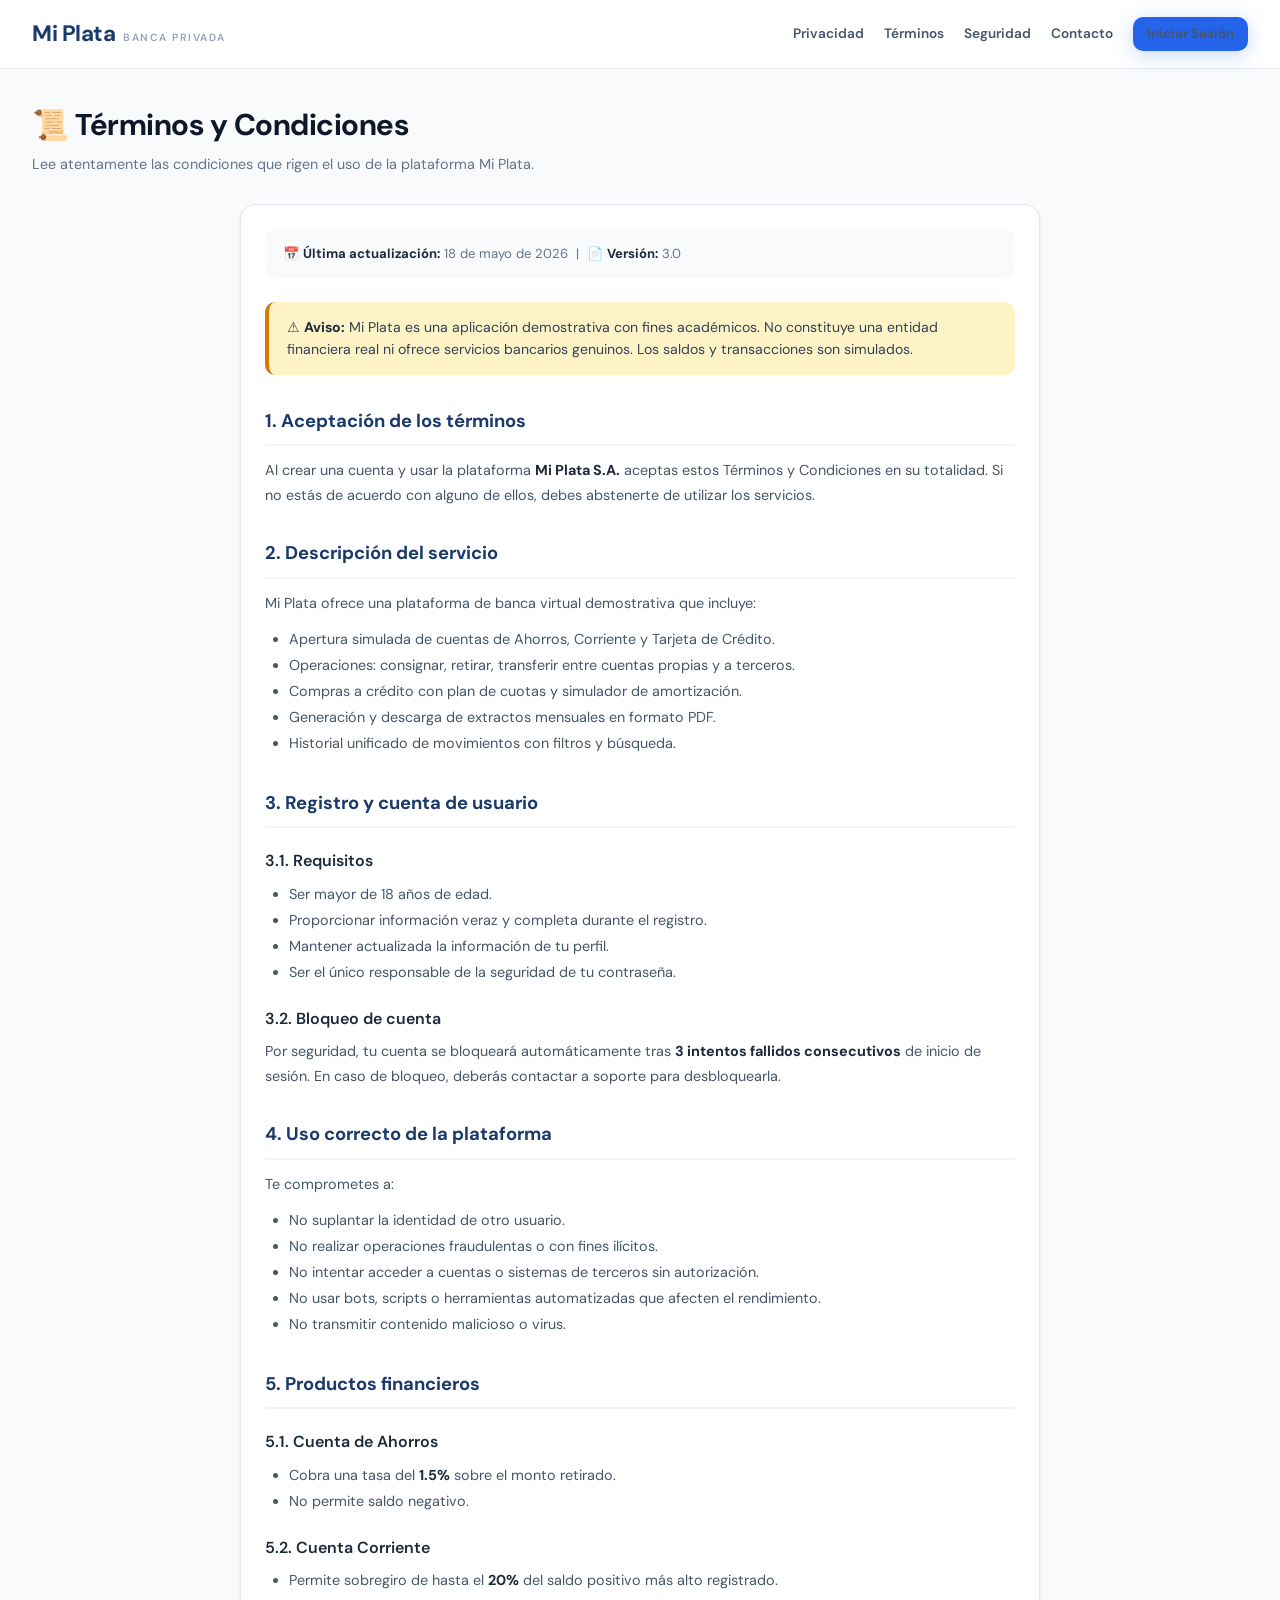
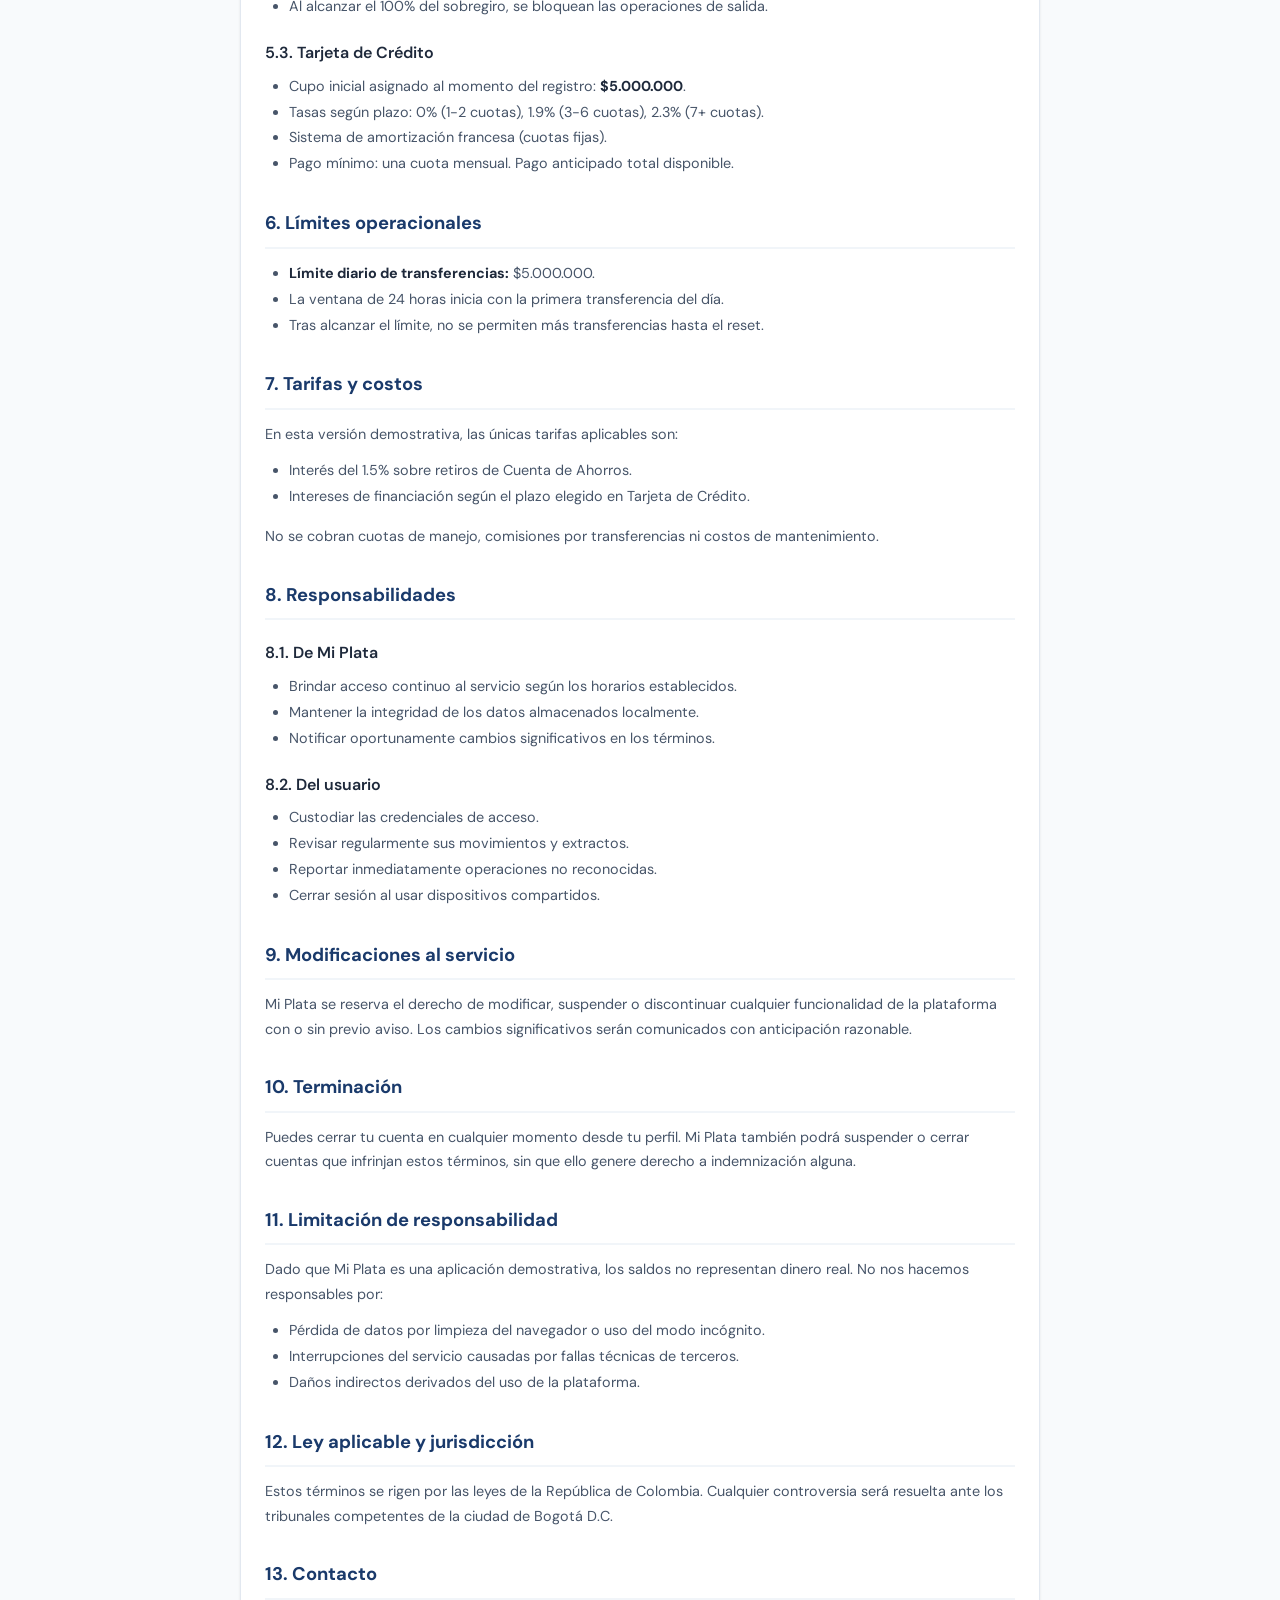
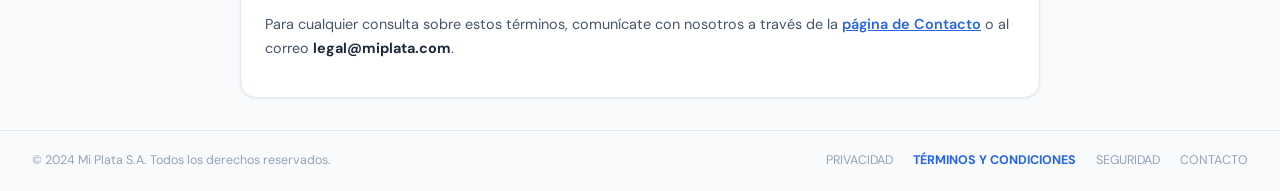
<file: Pages/Terminos/Terminos.html>
<!DOCTYPE html>
<html lang="es">
<head>
  <meta charset="UTF-8" />
  <meta name="viewport" content="width=device-width, initial-scale=1.0" />
  <title>Mi Plata — Términos y Condiciones</title>
  <link rel="stylesheet" href="../../assets/css/global.css" />
  <style>
    .legal-doc { max-width: 800px; margin: 0 auto; }
    .legal-doc h2 {
      font-size: 1.15rem; font-weight: 700; color: var(--primary);
      margin: 32px 0 12px; padding-bottom: 8px;
      border-bottom: 2px solid var(--gray-100);
    }
    .legal-doc h3 {
      font-size: 1rem; font-weight: 600; color: var(--gray-800);
      margin: 20px 0 8px;
    }
    .legal-doc p {
      font-size: .9rem; color: var(--gray-600);
      line-height: 1.7; margin-bottom: 12px;
    }
    .legal-doc ul, .legal-doc ol {
      font-size: .9rem; color: var(--gray-600);
      line-height: 1.8; margin: 0 0 14px 24px;
    }
    .legal-doc strong { color: var(--gray-800); }
    .doc-meta {
      background: var(--gray-50);
      padding: 14px 18px;
      border-radius: var(--radius-md);
      margin-bottom: 24px;
      font-size: .82rem;
      color: var(--gray-500);
    }
    .alert-legal {
      background: #FEF3C7;
      border-left: 4px solid var(--warning);
      padding: 14px 18px;
      border-radius: var(--radius-md);
      margin: 18px 0;
      font-size: .88rem;
      color: var(--gray-700);
    }
  </style>
</head>
<body>
<div class="app-shell">
  <aside class="sidebar" id="sidebar"></aside>
  <div class="main-content">
    <!-- Header para modo público (sin sesión) -->
    <header class="public-header" id="publicHeader" style="display:none;">
      <a href="../iniciarSesion/iniciarSesion.html" class="public-header-brand">Mi Plata<span class="brand-sub">Banca Privada</span></a>
      <nav class="public-header-nav">
        <a href="../Privacidad/Privacidad.html">Privacidad</a>
        <a href="../Terminos/Terminos.html">Términos</a>
        <a href="../Seguridad/Seguridad.html">Seguridad</a>
        <a href="../Contacto/Contacto.html">Contacto</a>
        <a href="../iniciarSesion/iniciarSesion.html" class="btn btn-primary btn-sm">Iniciar Sesión</a>
      </nav>
    </header>
    <header class="topbar">
      <div></div>
      <div class="topbar-actions">
        <button class="btn-icon" title="Notificaciones">🔔<span class="badge"></span></button>
        <button class="btn-logout" onclick="window.appLogout()">Cerrar Sesión</button>
      </div>
    </header>

    <main class="page-content">
      <div class="page-header">
        <h1 class="page-title">📜 Términos y Condiciones</h1>
        <p class="page-subtitle">Lee atentamente las condiciones que rigen el uso de la plataforma Mi Plata.</p>
      </div>

      <div class="card legal-doc">
        <div class="doc-meta">
          📅 <strong>Última actualización:</strong> 18 de mayo de 2026 &nbsp;|&nbsp;
          📄 <strong>Versión:</strong> 3.0
        </div>

        <div class="alert-legal">
          ⚠ <strong>Aviso:</strong> Mi Plata es una aplicación demostrativa con fines académicos. No constituye una entidad financiera real ni ofrece servicios bancarios genuinos. Los saldos y transacciones son simulados.
        </div>

        <h2>1. Aceptación de los términos</h2>
        <p>
          Al crear una cuenta y usar la plataforma <strong>Mi Plata S.A.</strong> aceptas estos Términos y Condiciones en su totalidad. Si no estás de acuerdo con alguno de ellos, debes abstenerte de utilizar los servicios.
        </p>

        <h2>2. Descripción del servicio</h2>
        <p>Mi Plata ofrece una plataforma de banca virtual demostrativa que incluye:</p>
        <ul>
          <li>Apertura simulada de cuentas de Ahorros, Corriente y Tarjeta de Crédito.</li>
          <li>Operaciones: consignar, retirar, transferir entre cuentas propias y a terceros.</li>
          <li>Compras a crédito con plan de cuotas y simulador de amortización.</li>
          <li>Generación y descarga de extractos mensuales en formato PDF.</li>
          <li>Historial unificado de movimientos con filtros y búsqueda.</li>
        </ul>

        <h2>3. Registro y cuenta de usuario</h2>
        <h3>3.1. Requisitos</h3>
        <ul>
          <li>Ser mayor de 18 años de edad.</li>
          <li>Proporcionar información veraz y completa durante el registro.</li>
          <li>Mantener actualizada la información de tu perfil.</li>
          <li>Ser el único responsable de la seguridad de tu contraseña.</li>
        </ul>

        <h3>3.2. Bloqueo de cuenta</h3>
        <p>
          Por seguridad, tu cuenta se bloqueará automáticamente tras <strong>3 intentos fallidos consecutivos</strong> de inicio de sesión. En caso de bloqueo, deberás contactar a soporte para desbloquearla.
        </p>

        <h2>4. Uso correcto de la plataforma</h2>
        <p>Te comprometes a:</p>
        <ul>
          <li>No suplantar la identidad de otro usuario.</li>
          <li>No realizar operaciones fraudulentas o con fines ilícitos.</li>
          <li>No intentar acceder a cuentas o sistemas de terceros sin autorización.</li>
          <li>No usar bots, scripts o herramientas automatizadas que afecten el rendimiento.</li>
          <li>No transmitir contenido malicioso o virus.</li>
        </ul>

        <h2>5. Productos financieros</h2>
        <h3>5.1. Cuenta de Ahorros</h3>
        <ul>
          <li>Cobra una tasa del <strong>1.5%</strong> sobre el monto retirado.</li>
          <li>No permite saldo negativo.</li>
        </ul>

        <h3>5.2. Cuenta Corriente</h3>
        <ul>
          <li>Permite sobregiro de hasta el <strong>20%</strong> del saldo positivo más alto registrado.</li>
          <li>Al alcanzar el 100% del sobregiro, se bloquean las operaciones de salida.</li>
        </ul>

        <h3>5.3. Tarjeta de Crédito</h3>
        <ul>
          <li>Cupo inicial asignado al momento del registro: <strong>$5.000.000</strong>.</li>
          <li>Tasas según plazo: 0% (1-2 cuotas), 1.9% (3-6 cuotas), 2.3% (7+ cuotas).</li>
          <li>Sistema de amortización francesa (cuotas fijas).</li>
          <li>Pago mínimo: una cuota mensual. Pago anticipado total disponible.</li>
        </ul>

        <h2>6. Límites operacionales</h2>
        <ul>
          <li><strong>Límite diario de transferencias:</strong> $5.000.000.</li>
          <li>La ventana de 24 horas inicia con la primera transferencia del día.</li>
          <li>Tras alcanzar el límite, no se permiten más transferencias hasta el reset.</li>
        </ul>

        <h2>7. Tarifas y costos</h2>
        <p>
          En esta versión demostrativa, las únicas tarifas aplicables son:
        </p>
        <ul>
          <li>Interés del 1.5% sobre retiros de Cuenta de Ahorros.</li>
          <li>Intereses de financiación según el plazo elegido en Tarjeta de Crédito.</li>
        </ul>
        <p>No se cobran cuotas de manejo, comisiones por transferencias ni costos de mantenimiento.</p>

        <h2>8. Responsabilidades</h2>
        <h3>8.1. De Mi Plata</h3>
        <ul>
          <li>Brindar acceso continuo al servicio según los horarios establecidos.</li>
          <li>Mantener la integridad de los datos almacenados localmente.</li>
          <li>Notificar oportunamente cambios significativos en los términos.</li>
        </ul>

        <h3>8.2. Del usuario</h3>
        <ul>
          <li>Custodiar las credenciales de acceso.</li>
          <li>Revisar regularmente sus movimientos y extractos.</li>
          <li>Reportar inmediatamente operaciones no reconocidas.</li>
          <li>Cerrar sesión al usar dispositivos compartidos.</li>
        </ul>

        <h2>9. Modificaciones al servicio</h2>
        <p>
          Mi Plata se reserva el derecho de modificar, suspender o discontinuar cualquier funcionalidad de la plataforma con o sin previo aviso. Los cambios significativos serán comunicados con anticipación razonable.
        </p>

        <h2>10. Terminación</h2>
        <p>
          Puedes cerrar tu cuenta en cualquier momento desde tu perfil. Mi Plata también podrá suspender o cerrar cuentas que infrinjan estos términos, sin que ello genere derecho a indemnización alguna.
        </p>

        <h2>11. Limitación de responsabilidad</h2>
        <p>
          Dado que Mi Plata es una aplicación demostrativa, los saldos no representan dinero real. No nos hacemos responsables por:
        </p>
        <ul>
          <li>Pérdida de datos por limpieza del navegador o uso del modo incógnito.</li>
          <li>Interrupciones del servicio causadas por fallas técnicas de terceros.</li>
          <li>Daños indirectos derivados del uso de la plataforma.</li>
        </ul>

        <h2>12. Ley aplicable y jurisdicción</h2>
        <p>
          Estos términos se rigen por las leyes de la República de Colombia. Cualquier controversia será resuelta ante los tribunales competentes de la ciudad de Bogotá D.C.
        </p>

        <h2>13. Contacto</h2>
        <p>
          Para cualquier consulta sobre estos términos, comunícate con nosotros a través de la <a href="../Contacto/Contacto.html" style="color:var(--accent);font-weight:600;">página de Contacto</a> o al correo <strong>legal@miplata.com</strong>.
        </p>
      </div>
    </main>

    <footer class="page-footer">
      <span>© 2024 Mi Plata S.A. Todos los derechos reservados.</span>
      <div class="footer-links">
        <a href="../Privacidad/Privacidad.html">PRIVACIDAD</a>
        <a href="../Terminos/Terminos.html" style="font-weight:700;color:var(--accent);">TÉRMINOS Y CONDICIONES</a>
        <a href="../Seguridad/Seguridad.html">SEGURIDAD</a>
        <a href="../Contacto/Contacto.html">CONTACTO</a>
      </div>
    </footer>
  </div>
</div>
<script type="module">
  import { AppState, buildSidebar } from '../../assets/app.js';
  if (AppState.getClienteActivo()) {
    buildSidebar('');
  } else {
    document.body.classList.add('public-mode');
    document.getElementById('publicHeader').style.display = '';
  }
</script>
</body>
</html>
</file>
<file: assets/css/global.css>
@import url('https://fonts.googleapis.com/css2?family=DM+Sans:wght@400;500;600;700&family=DM+Mono:wght@400;500&display=swap');

:root {
  --primary:        #1A3A6B;
  --primary-light:  #2251A3;
  --primary-dark:   #0F2347;
  --accent:         #2563EB;
  --accent-hover:   #1D4ED8;

  --success:        #16A34A;
  --success-bg:     #DCFCE7;
  --error:          #DC2626;
  --error-bg:       #FEE2E2;
  --warning:        #D97706;
  --warning-bg:     #FEF3C7;

  --white:          #FFFFFF;
  --gray-50:        #F8FAFC;
  --gray-100:       #F1F5F9;
  --gray-200:       #E2E8F0;
  --gray-300:       #CBD5E1;
  --gray-400:       #94A3B8;
  --gray-500:       #64748B;
  --gray-600:       #475569;
  --gray-700:       #334155;
  --gray-800:       #1E293B;
  --gray-900:       #0F172A;

  --font-main:      'DM Sans', sans-serif;
  --font-mono:      'DM Mono', monospace;

  --radius-sm:      6px;
  --radius-md:      10px;
  --radius-lg:      16px;
  --radius-xl:      24px;

  --shadow-sm:      0 1px 3px rgba(0,0,0,0.08);
  --shadow-md:      0 4px 16px rgba(0,0,0,0.10);
  --shadow-lg:      0 8px 32px rgba(0,0,0,0.14);
  --shadow-blue:    0 4px 20px rgba(37,99,235,0.25);

  --sidebar-w:      220px;
  --topbar-h:       64px;
}

*, *::before, *::after { box-sizing: border-box; margin: 0; padding: 0; }

html { font-size: 16px; }

body {
  font-family: var(--font-main);
  background: var(--gray-50);
  color: var(--gray-800);
  line-height: 1.6;
  -webkit-font-smoothing: antialiased;
}

::-webkit-scrollbar { width: 6px; }
::-webkit-scrollbar-track { background: var(--gray-100); }
::-webkit-scrollbar-thumb { background: var(--gray-300); border-radius: 3px; }

.app-shell {
  display: flex;
  min-height: 100vh;
}

.sidebar {
  width: var(--sidebar-w);
  background: var(--white);
  border-right: 1px solid var(--gray-200);
  display: flex;
  flex-direction: column;
  position: fixed;
  top: 0; left: 0; bottom: 0;
  z-index: 100;
  padding: 24px 0;
}

.sidebar-brand {
  padding: 0 20px 24px;
  border-bottom: 1px solid var(--gray-100);
}

.sidebar-brand .brand-name {
  font-size: 1.25rem;
  font-weight: 700;
  color: var(--primary);
  letter-spacing: -0.5px;
}

.sidebar-brand .brand-sub {
  font-size: 0.7rem;
  color: var(--gray-400);
  text-transform: uppercase;
  letter-spacing: 1px;
  font-weight: 600;
}

.sidebar-nav {
  flex: 1;
  padding: 16px 0;
  display: flex;
  flex-direction: column;
  gap: 2px;
}

.nav-item {
  display: flex;
  align-items: center;
  gap: 10px;
  padding: 10px 20px;
  color: var(--gray-600);
  text-decoration: none;
  font-size: 0.875rem;
  font-weight: 500;
  border-radius: 0;
  transition: all 0.15s;
  cursor: pointer;
  border: none;
  background: none;
  width: 100%;
  text-align: left;
}

.nav-item:hover {
  background: var(--gray-50);
  color: var(--primary);
}

.nav-item.active {
  background: #EFF6FF;
  color: var(--accent);
  border-right: 3px solid var(--accent);
}

.nav-item .nav-icon { font-size: 1rem; width: 20px; flex-shrink: 0; }

.sidebar-footer {
  padding: 16px 0 0;
  border-top: 1px solid var(--gray-100);
}

.main-content {
  margin-left: var(--sidebar-w);
  flex: 1;
  min-width: 0;        /* permite que el flex item se encoja en lugar de desbordar */
  display: flex;
  flex-direction: column;
  min-height: 100vh;
}

.topbar {
  height: var(--topbar-h);
  background: var(--white);
  border-bottom: 1px solid var(--gray-200);
  display: flex;
  align-items: center;
  justify-content: space-between;
  padding: 0 32px;
  position: sticky;
  top: 0;
  z-index: 50;
}

.topbar-search {
  display: flex;
  align-items: center;
  gap: 8px;
  background: var(--gray-100);
  border-radius: var(--radius-lg);
  padding: 8px 16px;
  min-width: 260px;
  border: 1px solid transparent;
  transition: border-color 0.15s;
}

.topbar-search:focus-within { border-color: var(--accent); background: var(--white); }

.topbar-search input {
  border: none; background: none; outline: none;
  font-family: var(--font-main); font-size: 0.875rem; color: var(--gray-700);
  width: 100%;
}

.topbar-actions { display: flex; align-items: center; gap: 16px; }

.btn-icon {
  width: 38px; height: 38px;
  border-radius: 50%;
  border: none; background: var(--gray-100);
  cursor: pointer; display: flex; align-items: center; justify-content: center;
  font-size: 1rem; color: var(--gray-600);
  transition: background 0.15s;
  position: relative;
}

.btn-icon:hover { background: var(--gray-200); }

.badge {
  position: absolute; top: 4px; right: 4px;
  width: 8px; height: 8px;
  background: var(--error); border-radius: 50%;
  border: 2px solid var(--white);
}

.btn-logout {
  font-family: var(--font-main);
  font-size: 0.875rem; font-weight: 600;
  color: var(--primary); background: none;
  border: 1.5px solid var(--primary);
  border-radius: var(--radius-md);
  padding: 6px 16px; cursor: pointer;
  transition: all 0.15s;
}

.btn-logout:hover { background: var(--primary); color: var(--white); }

.page-content {
  padding: 32px;
  flex: 1;
}

.page-header { margin-bottom: 28px; }
.page-title { font-size: 1.875rem; font-weight: 700; color: var(--gray-900); letter-spacing: -0.5px; }
.page-subtitle { font-size: 0.9rem; color: var(--gray-500); margin-top: 4px; }

.card {
  background: var(--white);
  border-radius: var(--radius-lg);
  border: 1px solid var(--gray-200);
  padding: 24px;
  box-shadow: var(--shadow-sm);
}

.card-dark {
  background: var(--gray-900);
  color: var(--white);
  border-radius: var(--radius-lg);
  padding: 24px;
}

.btn {
  display: inline-flex; align-items: center; gap: 8px;
  font-family: var(--font-main); font-size: 0.9rem; font-weight: 600;
  padding: 10px 20px; border-radius: var(--radius-md);
  border: none; cursor: pointer; transition: all 0.15s;
  text-decoration: none; white-space: nowrap;
}

.btn-primary {
  background: var(--accent); color: var(--white);
  box-shadow: var(--shadow-blue);
}
.btn-primary:hover { background: var(--accent-hover); transform: translateY(-1px); }

.btn-secondary {
  background: var(--white); color: var(--gray-700);
  border: 1.5px solid var(--gray-300);
}
.btn-secondary:hover { border-color: var(--accent); color: var(--accent); }

.btn-sm { padding: 6px 14px; font-size: 0.8rem; }
.btn-lg { padding: 14px 28px; font-size: 1rem; }
.btn-full { width: 100%; justify-content: center; }

.form-group { display: flex; flex-direction: column; gap: 6px; }

.form-label {
  font-size: 0.75rem; font-weight: 600;
  color: var(--gray-500); text-transform: uppercase; letter-spacing: 0.5px;
}

.form-control {
  font-family: var(--font-main); font-size: 0.9rem;
  padding: 10px 14px; border-radius: var(--radius-md);
  border: 1.5px solid var(--gray-200);
  background: var(--gray-50); color: var(--gray-800);
  outline: none; transition: border-color 0.15s, background 0.15s;
  width: 100%;
}

.form-control:focus { border-color: var(--accent); background: var(--white); }
.form-control.error { border-color: var(--error); }
.form-control.success { border-color: var(--success); }

.form-control-mono {
  font-family: var(--font-mono);
  font-size: 1.1rem;
}

.form-error { font-size: 0.78rem; color: var(--error); display: flex; align-items: center; gap: 4px; }
.form-hint  { font-size: 0.78rem; color: var(--gray-400); }

.alert {
  display: flex; align-items: center; gap: 10px;
  padding: 12px 16px; border-radius: var(--radius-md);
  font-size: 0.875rem; font-weight: 500;
}

.alert-info    { background: #EFF6FF; color: #1E40AF; border: 1px solid #BFDBFE; }
.alert-success { background: var(--success-bg); color: #166534; border: 1px solid #BBF7D0; }
.alert-error   { background: var(--error-bg);   color: #991B1B; border: 1px solid #FECACA; }
.alert-warning { background: var(--warning-bg); color: #92400E; border: 1px solid #FDE68A; }

.toast {
  position: fixed; bottom: 24px; right: 24px;
  background: var(--gray-900); color: var(--white);
  padding: 14px 20px; border-radius: var(--radius-md);
  display: flex; align-items: center; gap: 10px;
  font-size: 0.875rem; font-weight: 500;
  box-shadow: var(--shadow-lg);
  z-index: 9999;
  animation: slideIn 0.3s ease;
  max-width: 360px;
}

.toast.success { border-left: 4px solid var(--success); }
.toast.error   { border-left: 4px solid var(--error); }

.toast-close {
  margin-left: auto; background: none; border: none;
  color: var(--gray-400); cursor: pointer; font-size: 1rem;
}

@keyframes slideIn {
  from { transform: translateX(100px); opacity: 0; }
  to   { transform: translateX(0);     opacity: 1; }
}

.amount-large {
  font-family: var(--font-mono);
  font-size: 2rem; font-weight: 600;
  color: var(--gray-900); letter-spacing: -1px;
}

.amount-positive { color: var(--success); }
.amount-negative { color: var(--error); }

.progress-bar {
  height: 6px; background: var(--gray-200); border-radius: 99px; overflow: hidden;
}
.progress-fill {
  height: 100%; background: var(--accent); border-radius: 99px;
  transition: width 0.4s ease;
}

.data-table { width: 100%; border-collapse: collapse; }
.data-table th {
  text-align: left; padding: 10px 16px;
  font-size: 0.72rem; font-weight: 700;
  color: var(--gray-500); text-transform: uppercase; letter-spacing: 0.5px;
  border-bottom: 1px solid var(--gray-200);
}
.data-table td {
  padding: 14px 16px; font-size: 0.875rem;
  border-bottom: 1px solid var(--gray-100);
  color: var(--gray-700);
}
.data-table tr:last-child td { border-bottom: none; }
.data-table tr:hover td { background: var(--gray-50); }

.avatar {
  width: 36px; height: 36px; border-radius: 50%;
  display: flex; align-items: center; justify-content: center;
  font-size: 0.75rem; font-weight: 700; color: var(--white);
  flex-shrink: 0;
}

.chip {
  display: inline-flex; align-items: center; gap: 4px;
  padding: 3px 10px; border-radius: 99px;
  font-size: 0.72rem; font-weight: 600;
}

.chip-blue   { background: #DBEAFE; color: #1E40AF; }
.chip-green  { background: var(--success-bg); color: var(--success); }
.chip-red    { background: var(--error-bg);   color: var(--error); }
.chip-gray   { background: var(--gray-100);   color: var(--gray-600); }

.divider {
  height: 1px; background: var(--gray-200); margin: 20px 0;
}

.page-footer {
  padding: 20px 32px;
  border-top: 1px solid var(--gray-200);
  display: flex; align-items: center; justify-content: space-between;
  font-size: 0.78rem; color: var(--gray-400);
}

.footer-links { display: flex; gap: 20px; }
.footer-links a { color: var(--gray-400); text-decoration: none; }
.footer-links a:hover { color: var(--accent); }

.hidden { display: none !important; }  

.flex   { display: flex; }
.flex-col { flex-direction: column; }
.items-center { align-items: center; }
.justify-between { justify-content: space-between; }
.gap-8  { gap: 8px; }
.gap-16 { gap: 16px; }
.gap-24 { gap: 24px; }
.mt-8   { margin-top: 8px; }
.mt-16  { margin-top: 16px; }
.mt-24  { margin-top: 24px; }
.w-full { width: 100%; }
.text-sm { font-size: 0.875rem; }
.text-xs { font-size: 0.75rem; }
.font-bold { font-weight: 700; }
.text-muted { color: var(--gray-500); }
.text-primary { color: var(--primary); }
.text-accent  { color: var(--accent); }

.grid-2 { display: grid; grid-template-columns: 1fr 1fr; gap: 20px; }
.grid-3 { display: grid; grid-template-columns: repeat(3, 1fr); gap: 20px; }

/* ── Barra de navegación inferior (móvil) ── */
.bottom-nav {
  display: none;                /* Oculta en escritorio; se activa en el media query */
  position: fixed;
  bottom: 0;
  left: 0;
  right: 0;
  height: 60px;
  background: var(--white);
  border-top: 1px solid var(--gray-200);
  box-shadow: 0 -2px 12px rgba(0,0,0,0.06);
  z-index: 1000;
  padding-bottom: env(safe-area-inset-bottom, 0);
}
.bottom-nav-item {
  flex: 1;
  display: flex;
  flex-direction: column;
  align-items: center;
  justify-content: center;
  gap: 3px;
  text-decoration: none;
  color: var(--gray-400);
  font-size: 0.65rem;
  font-weight: 600;
  transition: color 0.15s;
  padding: 6px 2px;
}
.bottom-nav-item .bottom-nav-icon {
  font-size: 1.25rem;
  line-height: 1;
}
.bottom-nav-item .bottom-nav-label {
  letter-spacing: 0.2px;
}
.bottom-nav-item.active {
  color: var(--accent);
}
.bottom-nav-item.active .bottom-nav-icon {
  transform: translateY(-1px);
}

@media (max-width: 768px) {
  /* Layout base */
  .sidebar { display: none; }
  .main-content { margin-left: 0; }
  .grid-2, .grid-3 { grid-template-columns: 1fr; }
  .page-content { padding: 16px 16px 80px; }   /* espacio extra para la bottom-nav */

  /* Activar barra inferior */
  .bottom-nav { display: flex; }

  /* Topbar compacta */
  .topbar { padding: 0 16px; }
  .topbar nav { display: none !important; }   /* navegación redundante con la barra inferior (gana sobre estilo inline) */
  .topbar-search { min-width: 0 !important; flex: 1; }
  .topbar-actions { gap: 8px; flex-shrink: 1; min-width: 0; }
  .topbar-actions .topbar-search { display: none !important; }  /* buscador decorativo de Perfil */
  .btn-logout { padding: 7px 12px; font-size: 0.78rem; }

  /* Títulos de página más pequeños */
  .page-title { font-size: 1.4rem; }
  .page-header { margin-bottom: 18px; }

  /* Modales a ancho casi completo */
  .modal-card { width: 92%; max-width: 420px; padding: 22px; }

  /* Tablas con scroll horizontal dentro de su card */
  .card { overflow-x: auto; }
  .data-table { min-width: 520px; }

  /* Footer apilado y sin quedar tapado por la barra inferior */
  .page-footer {
    flex-direction: column;
    gap: 10px;
    text-align: center;
    padding: 18px 16px;
    margin-bottom: 60px;
  }
  .footer-links { flex-wrap: wrap; justify-content: center; gap: 12px; }

  /* Header público responsive */
  .public-header { padding: 12px 16px; flex-wrap: wrap; gap: 10px; }
  .public-header-nav { gap: 12px; flex-wrap: wrap; }
  .public-header-nav a { font-size: 0.8rem; }
}

/* Pantallas muy pequeñas (teléfonos angostos) */
@media (max-width: 400px) {
  .bottom-nav-item { font-size: 0.6rem; }
  .bottom-nav-item .bottom-nav-icon { font-size: 1.1rem; }
  .page-title { font-size: 1.25rem; }
}

/* ── Modo público: páginas accesibles sin sesión iniciada ── */
.public-mode .sidebar { display: none; }
.public-mode .main-content { margin-left: 0; }
.public-mode .topbar { display: none; }

.public-header {
  display: flex;
  justify-content: space-between;
  align-items: center;
  padding: 16px 32px;
  background: var(--white);
  border-bottom: 1px solid var(--gray-200);
  position: sticky;
  top: 0;
  z-index: 100;
}
.public-header-brand {
  font-size: 1.4rem;
  font-weight: 700;
  color: var(--primary);
  text-decoration: none;
  letter-spacing: -0.5px;
}
.public-header-brand .brand-sub {
  font-size: 0.65rem;
  color: var(--gray-400);
  text-transform: uppercase;
  letter-spacing: 1.5px;
  font-weight: 600;
  margin-left: 8px;
}
.public-header-nav {
  display: flex;
  align-items: center;
  gap: 20px;
}
.public-header-nav a {
  color: var(--gray-600);
  font-size: 0.85rem;
  font-weight: 600;
  text-decoration: none;
}
.public-header-nav a:hover { color: var(--accent); }
</file>
<file: Pages/GestionDeCuentas/GestionDeCuentas.css>
/* ── Dashboard specific ── */

.cuenta-card {
  transition: box-shadow 0.2s;
  cursor: default;
  display: flex;
  flex-direction: column;
  min-height: 220px;
}
.cuenta-card:hover { box-shadow: var(--shadow-md); }

.cuenta-label {
  font-size: 0.7rem;
  font-weight: 700;
  color: var(--gray-400);
  text-transform: uppercase;
  letter-spacing: 0.8px;
}

.cuenta-num {
  font-family: var(--font-mono);
  font-size: 0.95rem;
  color: var(--gray-600);
  margin-top: 2px;
}

.cuenta-growth {
  font-size: 0.8rem;
  color: var(--success);
  font-weight: 600;
}

/* Footer de cada card de cuenta: porcentaje a la izquierda, botón a la derecha */
.cuenta-footer {
  display: flex;
  justify-content: space-between;
  align-items: center;
  margin-top: auto;
  padding-top: 16px;
}

.cuenta-footer .btn {
  flex-shrink: 0;
}

/* Tarjeta oscura */
.tarjeta-card {
  background: linear-gradient(135deg, #1a1a2e 0%, #16213e 50%, #0f3460 100%);
  color: var(--white);
  border-radius: var(--radius-lg);
  padding: 24px;
  position: relative;
  overflow: hidden;
}

.tarjeta-card::before {
  content: '';
  position: absolute;
  width: 200px; height: 200px;
  background: rgba(255,255,255,0.04);
  border-radius: 50%;
  top: -80px; right: -60px;
}

.tarjeta-type {
  font-size: 0.72rem;
  font-weight: 700;
  letter-spacing: 1.5px;
  opacity: 0.7;
}

.tarjeta-numero {
  font-family: var(--font-mono);
  font-size: 1.1rem;
  letter-spacing: 3px;
  margin-bottom: 4px;
}

.tarjeta-vence {
  font-size: 0.78rem;
  opacity: 0.5;
}

/* Actividad */
.actividad-item {
  display: flex;
  align-items: center;
  gap: 12px;
  padding: 10px 0;
  border-bottom: 1px solid var(--gray-100);
}

.actividad-item:last-child { border-bottom: none; }

.actividad-icon {
  width: 36px; height: 36px;
  border-radius: 50%;
  background: var(--gray-100);
  display: flex; align-items: center; justify-content: center;
  font-size: 1rem; flex-shrink: 0;
}

.actividad-info { flex: 1; }
.actividad-nombre { font-size: 0.875rem; font-weight: 600; color: var(--gray-800); }
.actividad-detalle { font-size: 0.75rem; color: var(--gray-500); margin-top: 1px; }

.actividad-monto {
  font-family: var(--font-mono);
  font-size: 0.875rem;
  font-weight: 700;
}

.card-section-title {
  font-size: 0.95rem;
  font-weight: 700;
  color: var(--gray-800);
}

/* Modal */
.modal-overlay {
  position: fixed; inset: 0;
  background: rgba(0,0,0,0.5);
  display: flex; align-items: center; justify-content: center;
  z-index: 9000;
  backdrop-filter: blur(4px);
}

.modal-card {
  background: var(--white);
  border-radius: var(--radius-xl);
  padding: 28px;
  width: 420px;
  box-shadow: var(--shadow-lg);
  animation: fadeUp 0.2s ease;
}

@keyframes fadeUp {
  from { transform: translateY(20px); opacity: 0; }
  to   { transform: translateY(0);    opacity: 1; }
}

.modal-header {
  display: flex;
  justify-content: space-between;
  align-items: center;
  margin-bottom: 4px;
}

.modal-header h3 {
  font-size: 1.1rem;
  font-weight: 700;
  color: var(--gray-900);
}

.modal-close {
  width: 28px; height: 28px;
  border-radius: 50%; border: none;
  background: var(--gray-100);
  cursor: pointer; font-size: 0.85rem; color: var(--gray-500);
}

.modal-close:hover { background: var(--gray-200); }

/* ── Responsive móvil ── */
@media (max-width: 768px) {
  /* Header: saludo arriba, botones de acción abajo a ancho completo */
  .dashboard-header {
    flex-direction: column;
    align-items: stretch;
    gap: 16px;
  }
  .dashboard-actions {
    display: grid;
    grid-template-columns: 1fr 1fr 1fr;
    gap: 8px;
  }
  .dashboard-actions .btn {
    padding: 10px 6px;
    font-size: 0.8rem;
  }
}

@media (max-width: 400px) {
  /* Botones de acción apilados en pantallas muy angostas */
  .dashboard-actions { grid-template-columns: 1fr; }
}
</file>
<file: Pages/iniciarSesion/iniciarSesion.css>
/* ── Login page specific styles ── */

.login-body {
  background: var(--gray-50);
  min-height: 100vh;
  display: flex;
  flex-direction: column;
}

/* Header */
.login-header {
  display: flex;
  align-items: center;
  justify-content: space-between;
  padding: 0 40px;
  height: 60px;
  background: var(--white);
  border-bottom: 1px solid var(--gray-200);
}

.login-logo {
  font-size: 1.25rem;
  font-weight: 700;
  color: var(--primary);
  letter-spacing: -0.5px;
}

.login-nav {
  display: flex;
  gap: 28px;
}

.login-nav a {
  text-decoration: none;
  color: var(--gray-600);
  font-size: 0.9rem;
  font-weight: 500;
  transition: color 0.15s;
}

.login-nav a:hover { color: var(--primary); }

.login-nav-right {
  display: flex;
  align-items: center;
  gap: 12px;
}

.lang-switch {
  font-size: 0.8rem;
  color: var(--gray-500);
  font-weight: 600;
}

/* Main split */
.login-main {
  flex: 1;
  display: grid;
  grid-template-columns: 1fr 500px;
  max-width: 1200px;
  margin: 0 auto;
  width: 100%;
  padding: 40px;
  gap: 60px;
  align-items: center;
}

/* Hero */
.hero-badge {
  display: inline-flex;
  align-items: center;
  gap: 6px;
  background: var(--gray-100);
  border: 1px solid var(--gray-200);
  border-radius: 99px;
  padding: 5px 14px;
  font-size: 0.72rem;
  font-weight: 700;
  color: var(--gray-600);
  letter-spacing: 0.5px;
  margin-bottom: 24px;
}

.hero-title {
  font-size: 3rem;
  font-weight: 700;
  color: var(--gray-900);
  line-height: 1.15;
  letter-spacing: -1.5px;
  margin-bottom: 16px;
}

.hero-highlight { color: var(--accent); }

.hero-desc {
  font-size: 1rem;
  color: var(--gray-600);
  line-height: 1.7;
  max-width: 420px;
  margin-bottom: 32px;
}

.hero-features {
  display: flex;
  flex-direction: column;
  gap: 12px;
}

.feature-card {
  display: flex;
  align-items: flex-start;
  gap: 14px;
  background: var(--white);
  border: 1px solid var(--gray-200);
  border-radius: var(--radius-lg);
  padding: 16px 20px;
  max-width: 340px;
}

.feature-icon { font-size: 1.4rem; flex-shrink: 0; margin-top: 2px; }
.feature-title { font-size: 0.9rem; font-weight: 700; color: var(--gray-800); }
.feature-desc  { font-size: 0.8rem; color: var(--gray-500); margin-top: 2px; }

/* Login Card */
.login-card {
  background: var(--white);
  border: 1px solid var(--gray-200);
  border-radius: var(--radius-xl);
  padding: 36px;
  box-shadow: var(--shadow-lg);
}

.login-card-title {
  font-size: 1.375rem;
  font-weight: 700;
  color: var(--gray-900);
  letter-spacing: -0.5px;
}

.login-card-sub {
  font-size: 0.875rem;
  color: var(--gray-500);
  margin-top: 4px;
}

.label-hint {
  font-size: 0.7rem;
  color: var(--accent);
  font-weight: 500;
  text-transform: none;
  letter-spacing: 0;
  float: right;
}

.input-wrapper {
  position: relative;
}

.input-wrapper .form-control {
  padding-right: 44px;
}

.input-icon {
  position: absolute;
  right: 12px;
  top: 50%;
  transform: translateY(-50%);
  font-size: 1rem;
  color: var(--gray-400);
  background: none;
  border: none;
  cursor: pointer;
  padding: 0;
}

.forgot-link {
  display: block;
  text-align: right;
  font-size: 0.78rem;
  color: var(--accent);
  text-decoration: none;
  margin-top: 6px;
}

.forgot-link:hover { text-decoration: underline; }

/* Intentos */
.intentos-alert {
  display: flex;
  align-items: center;
  gap: 8px;
  background: var(--warning-bg);
  border: 1px solid #FDE68A;
  border-radius: var(--radius-md);
  padding: 10px 14px;
  font-size: 0.8rem;
  color: var(--warning);
  font-weight: 600;
  margin-top: 14px;
}

.intentos-bar {
  flex: 1;
  height: 4px;
  background: var(--gray-200);
  border-radius: 99px;
  overflow: hidden;
}

.intentos-fill {
  height: 100%;
  background: var(--error);
  border-radius: 99px;
  width: 0%;
  transition: width 0.3s ease;
}

.hidden { display: none !important; }

/* Register */
.register-text {
  text-align: center;
  font-size: 0.85rem;
  color: var(--gray-500);
}

/* SSL */
.ssl-note {
  text-align: center;
  font-size: 0.7rem;
  color: var(--gray-400);
  font-weight: 700;
  letter-spacing: 1px;
  text-transform: uppercase;
  margin-top: 20px;
  display: flex;
  align-items: center;
  justify-content: center;
  gap: 8px;
}

.ssl-dot {
  width: 6px; height: 6px;
  background: var(--success);
  border-radius: 50%;
  display: inline-block;
}

/* Footer */
.login-footer {
  background: var(--white);
  border-top: 1px solid var(--gray-200);
  padding: 32px 40px;
  display: grid;
  grid-template-columns: 1fr auto auto;
  gap: 40px;
  align-items: start;
}

.footer-brand {
  font-size: 1.1rem;
  font-weight: 700;
  color: var(--accent);
  margin-bottom: 6px;
}

.login-footer p {
  font-size: 0.8rem;
  color: var(--gray-500);
  max-width: 280px;
  line-height: 1.5;
}

.footer-cols {
  display: flex;
  gap: 40px;
}

.footer-col-title {
  font-size: 0.7rem;
  font-weight: 700;
  color: var(--gray-400);
  text-transform: uppercase;
  letter-spacing: 1px;
  margin-bottom: 10px;
}

.footer-cols a {
  display: block;
  font-size: 0.82rem;
  color: var(--gray-500);
  text-decoration: none;
  margin-bottom: 6px;
}

.footer-cols a:hover { color: var(--accent); }

.footer-copy {
  font-size: 0.75rem;
  color: var(--gray-400);
  align-self: center;
}

/* Shake animation for error */
@keyframes shake {
  0%, 100% { transform: translateX(0); }
  20%       { transform: translateX(-8px); }
  40%       { transform: translateX(8px); }
  60%       { transform: translateX(-5px); }
  80%       { transform: translateX(5px); }
}

.shake { animation: shake 0.4s ease; }

@media (max-width: 900px) {
  .login-main { grid-template-columns: 1fr; padding: 20px; }
  .login-hero  { display: none; }
}

@media (max-width: 560px) {
  .login-header { padding: 0 16px; }
  .login-nav { display: none; }
  .login-main { padding: 16px; }
  .login-footer { grid-template-columns: 1fr; gap: 20px; padding: 32px 20px; }
}
</file>
<file: Pages/registrar/registrar.css>
/* ============================================================
   MI PLATA — Registro de Usuario
   Reutiliza el mismo diseño institucional del login
   ============================================================ */

/* ── Body ── */
.login-body {
  background: linear-gradient(135deg, var(--primary-dark) 0%, var(--primary) 50%, var(--primary-light) 100%);
  min-height: 100vh;
}

/* ── Header ── */
.login-header {
  display: flex; align-items: center; justify-content: space-between;
  padding: 0 48px; height: 64px;
  background: rgba(255,255,255,0.06); backdrop-filter: blur(8px);
  border-bottom: 1px solid rgba(255,255,255,0.1);
  position: sticky; top: 0; z-index: 100;
}

.login-logo {
  font-size: 1.375rem; font-weight: 700; color: var(--white);
  letter-spacing: -0.5px;
}

.login-nav { display: flex; gap: 32px; }
.login-nav a { color: rgba(255,255,255,0.7); text-decoration: none; font-size: .875rem; font-weight: 500; transition: color .15s; }
.login-nav a:hover { color: var(--white); }

.login-nav-right { display: flex; align-items: center; gap: 16px; }
.btn-icon { background: rgba(255,255,255,0.1); border: none; color: var(--white); width: 38px; height: 38px; border-radius: 50%; cursor: pointer; font-size: 1rem; }
.lang-switch { font-size: .75rem; color: rgba(255,255,255,0.5); font-weight: 600; letter-spacing: 1px; }

/* ── Main split ── */
.login-main {
  display: grid; grid-template-columns: 1fr 1fr;
  min-height: calc(100vh - 64px);
}

/* ── Hero left ── */
.login-hero {
  display: flex; flex-direction: column; justify-content: center;
  padding: 60px 64px;
}

.hero-badge {
  display: inline-flex; align-items: center; gap: 8px;
  background: rgba(255,255,255,0.12); backdrop-filter: blur(8px);
  border: 1px solid rgba(255,255,255,0.2);
  border-radius: 99px; padding: 6px 16px;
  font-size: .72rem; font-weight: 700; color: rgba(255,255,255,0.9);
  letter-spacing: 1px; text-transform: uppercase;
  width: fit-content; margin-bottom: 28px;
}

.hero-title {
  font-size: 3.2rem; font-weight: 700; color: var(--white);
  line-height: 1.1; letter-spacing: -1.5px; margin-bottom: 20px;
}

.hero-highlight { color: #60A5FA; }

.hero-desc {
  font-size: 1rem; color: rgba(255,255,255,0.65);
  line-height: 1.7; max-width: 400px; margin-bottom: 36px;
}

.hero-steps { display: flex; flex-direction: column; gap: 16px; }

.step-card {
  display: flex; align-items: center; gap: 16px;
  background: rgba(255,255,255,0.07); backdrop-filter: blur(8px);
  border: 1px solid rgba(255,255,255,0.12);
  border-radius: var(--radius-lg); padding: 16px 20px;
}

.step-num {
  width: 32px; height: 32px; border-radius: 50%;
  background: var(--accent); color: var(--white);
  display: flex; align-items: center; justify-content: center;
  font-size: .8rem; font-weight: 700; flex-shrink: 0;
}

.step-title { font-size: .875rem; font-weight: 600; color: var(--white); }
.step-desc  { font-size: .78rem;  color: rgba(255,255,255,0.55); margin-top: 2px; }

/* ── Form right ── */
.login-form-section {
  display: flex; align-items: center; justify-content: center;
  padding: 48px 48px; background: var(--gray-50);
}

.login-card {
  background: var(--white); border-radius: var(--radius-xl);
  border: 1px solid var(--gray-200); padding: 40px;
  box-shadow: var(--shadow-lg); width: 100%; max-width: 500px;
}

.login-card-title {
  font-size: 1.5rem; font-weight: 700; color: var(--gray-900);
  letter-spacing: -0.5px; margin-bottom: 4px;
}

.login-card-sub { font-size: .875rem; color: var(--gray-500); margin-bottom: 4px; }

/* ── Stepper ── */
.stepper {
  display: flex; align-items: center; gap: 0;
  margin: 20px 0 28px;
}
.step-dot {
  width: 28px; height: 28px; border-radius: 50%;
  display: flex; align-items: center; justify-content: center;
  font-size: .72rem; font-weight: 700; flex-shrink: 0;
  background: var(--gray-200); color: var(--gray-500);
  transition: all .25s;
}
.step-dot.active   { background: var(--accent); color: var(--white); box-shadow: var(--shadow-blue); }
.step-dot.done     { background: var(--success); color: var(--white); }
.step-line {
  flex: 1; height: 2px; background: var(--gray-200);
  transition: background .25s;
}
.step-line.done { background: var(--success); }

/* ── Input wrapper ── */
.input-wrapper { position: relative; }
.input-wrapper .form-control { padding-right: 44px; }
.input-icon {
  position: absolute; right: 12px; top: 50%; transform: translateY(-50%);
  font-size: 1rem; color: var(--gray-400);
  background: none; border: none; cursor: pointer; padding: 0;
}

/* ── Label hint ── */
.label-hint { font-weight: 400; color: var(--gray-400); margin-left: 4px; text-transform: none; letter-spacing: 0; }

/* ── Password strength ── */
.pw-strength { margin-top: 6px; }
.pw-bar { height: 4px; background: var(--gray-200); border-radius: 99px; overflow: hidden; margin-bottom: 4px; }
.pw-fill { height: 100%; border-radius: 99px; transition: width .3s, background .3s; width: 0%; background: var(--error); }
.pw-label { font-size: .72rem; color: var(--gray-400); font-weight: 600; }

/* ── Error / success estados ── */
.form-control.error   { border-color: var(--error); }
.form-control.success { border-color: var(--success); }

/* ── Cuenta preview ── */
.cuenta-preview {
  background: linear-gradient(135deg, var(--primary) 0%, var(--primary-light) 100%);
  border-radius: var(--radius-lg); padding: 20px 24px; color: var(--white);
  margin-top: 16px;
}
.cuenta-preview-label { font-size: .7rem; font-weight: 700; letter-spacing: 1px; text-transform: uppercase; opacity: .7; }
.cuenta-preview-num   { font-family: var(--font-mono); font-size: 1.3rem; font-weight: 600; letter-spacing: 2px; margin: 6px 0; }
.cuenta-preview-tipo  { font-size: .78rem; opacity: .8; }

/* ── Shake animation ── */
@keyframes shake {
  0%,100% { transform: translateX(0); }
  20%      { transform: translateX(-8px); }
  40%      { transform: translateX(8px); }
  60%      { transform: translateX(-5px); }
  80%      { transform: translateX(5px); }
}
.shake { animation: shake .4s ease; }

/* ── SSL note ── */
.ssl-note {
  display: flex; align-items: center; justify-content: center; gap: 8px;
  font-size: .7rem; font-weight: 700; color: var(--gray-400);
  letter-spacing: 1px; text-transform: uppercase; margin-top: 20px;
}
.ssl-dot { width: 6px; height: 6px; background: var(--success); border-radius: 50%; animation: pulse 2s infinite; }
@keyframes pulse { 0%,100%{opacity:1} 50%{opacity:.4} }

/* ── Footer ── */
.login-footer {
  background: rgba(0,0,0,0.3); color: rgba(255,255,255,0.5);
  padding: 32px 48px; display: grid; grid-template-columns: 1fr auto auto;
  gap: 40px; font-size: .78rem; align-items: start;
  border-top: 1px solid rgba(255,255,255,0.08);
}
.footer-brand { font-size: 1.125rem; font-weight: 700; color: var(--white); margin-bottom: 8px; }
.footer-cols  { display: flex; gap: 40px; }
.footer-col-title { font-size: .65rem; font-weight: 700; color: rgba(255,255,255,.4); letter-spacing: 1px; text-transform: uppercase; margin-bottom: 10px; }
.footer-cols a { display: block; color: rgba(255,255,255,.5); text-decoration: none; margin-bottom: 6px; }
.footer-cols a:hover { color: var(--white); }
.footer-copy { grid-column: 1/-1; font-size: .72rem; border-top: 1px solid rgba(255,255,255,.08); padding-top: 20px; margin-top: 8px; }

/* ── Responsive ── */
@media (max-width: 900px) {
  .login-main { grid-template-columns: 1fr; }
  .login-hero { display: none; }
  .login-footer { grid-template-columns: 1fr; }
}

@media (max-width: 560px) {
  .login-header { padding: 0 16px; }
  .login-nav { display: none; }
  .login-main { padding: 16px; }
  .login-card { padding: 24px 20px; }
  .login-footer { padding: 32px 20px; gap: 20px; }
}
</file>
